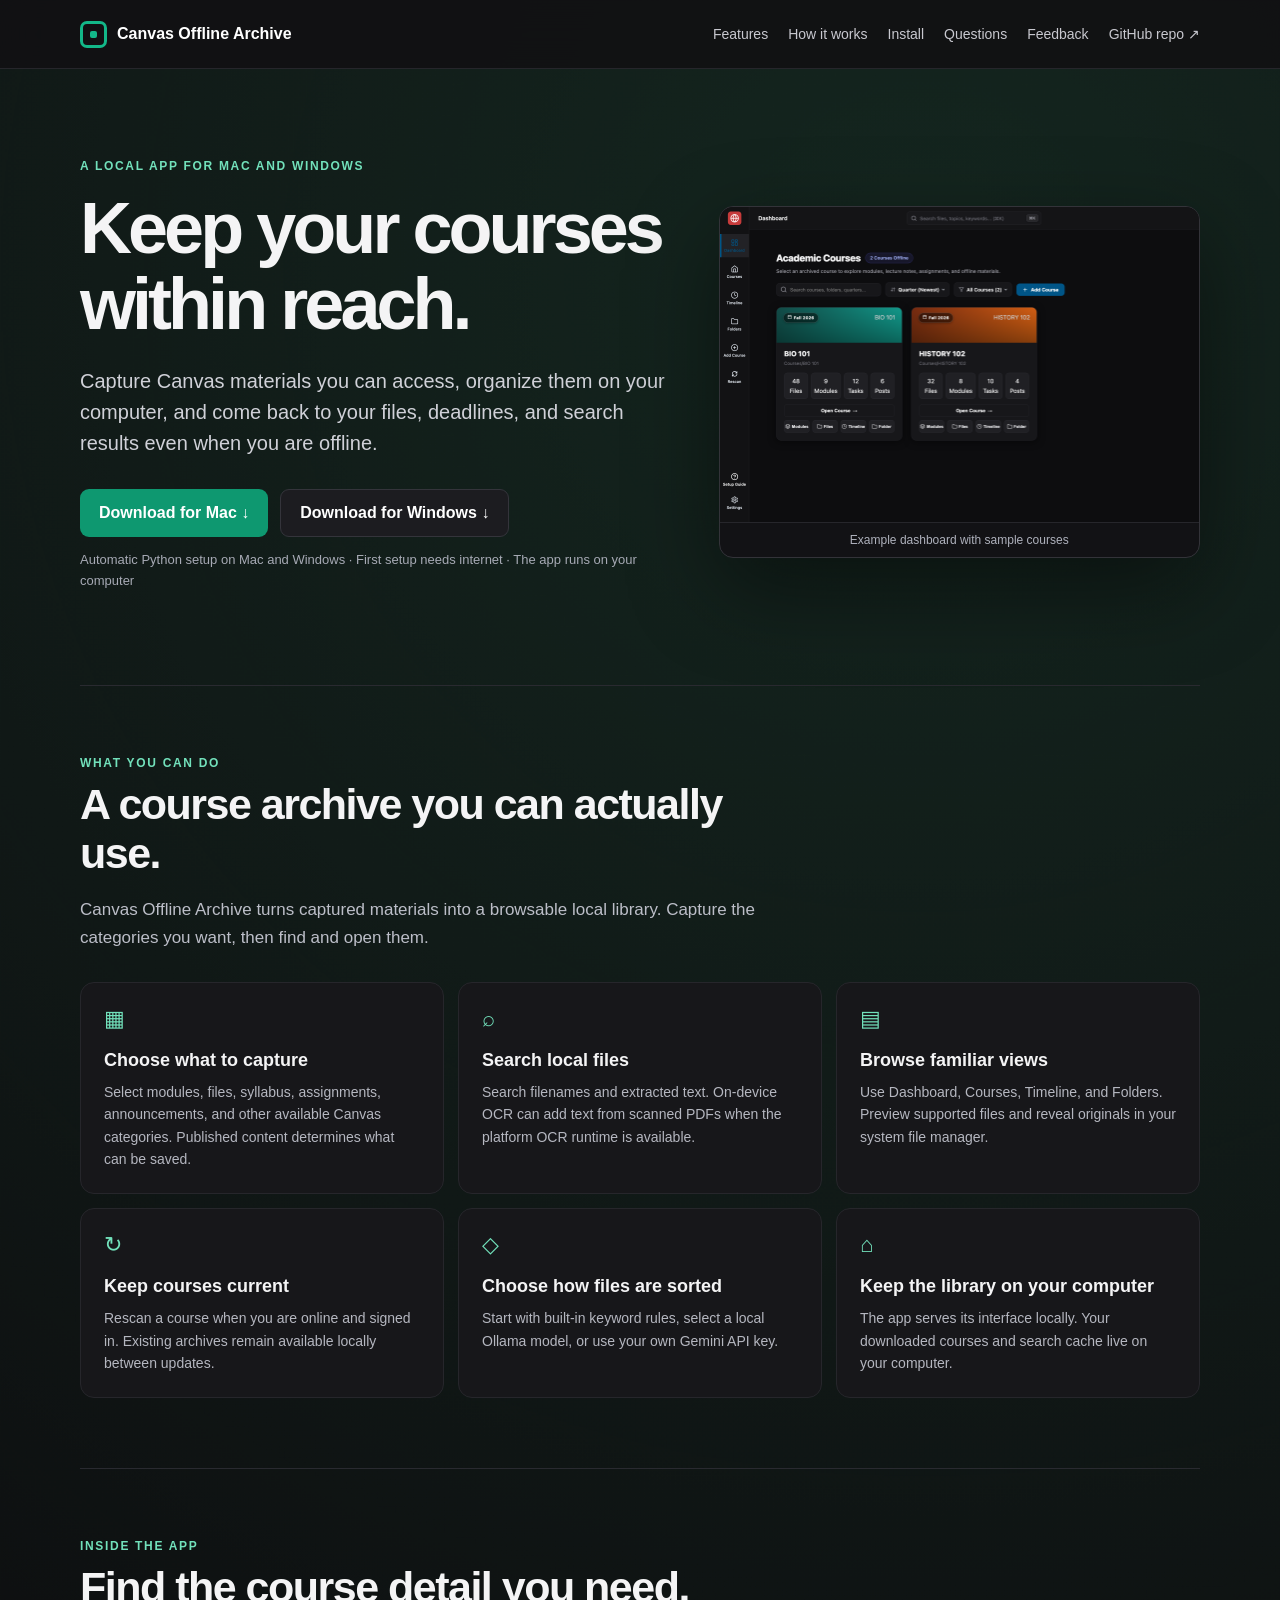
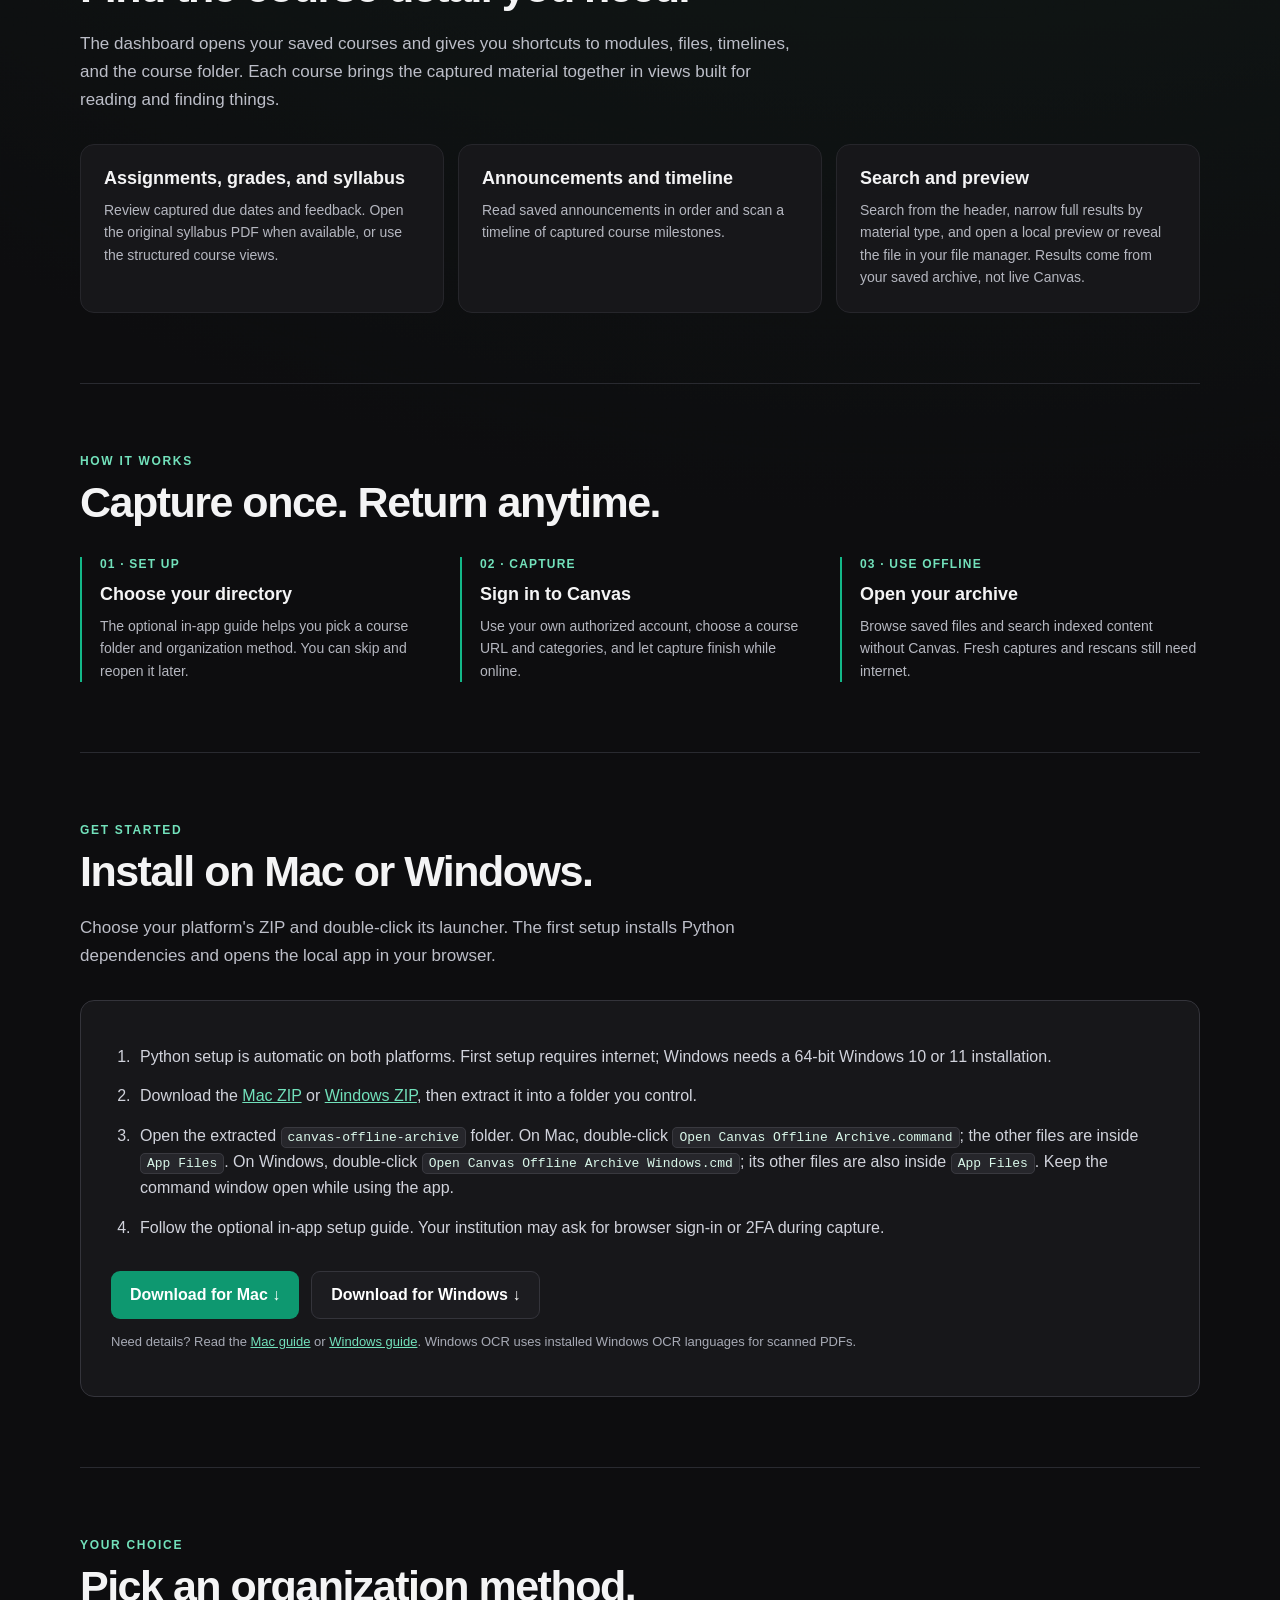
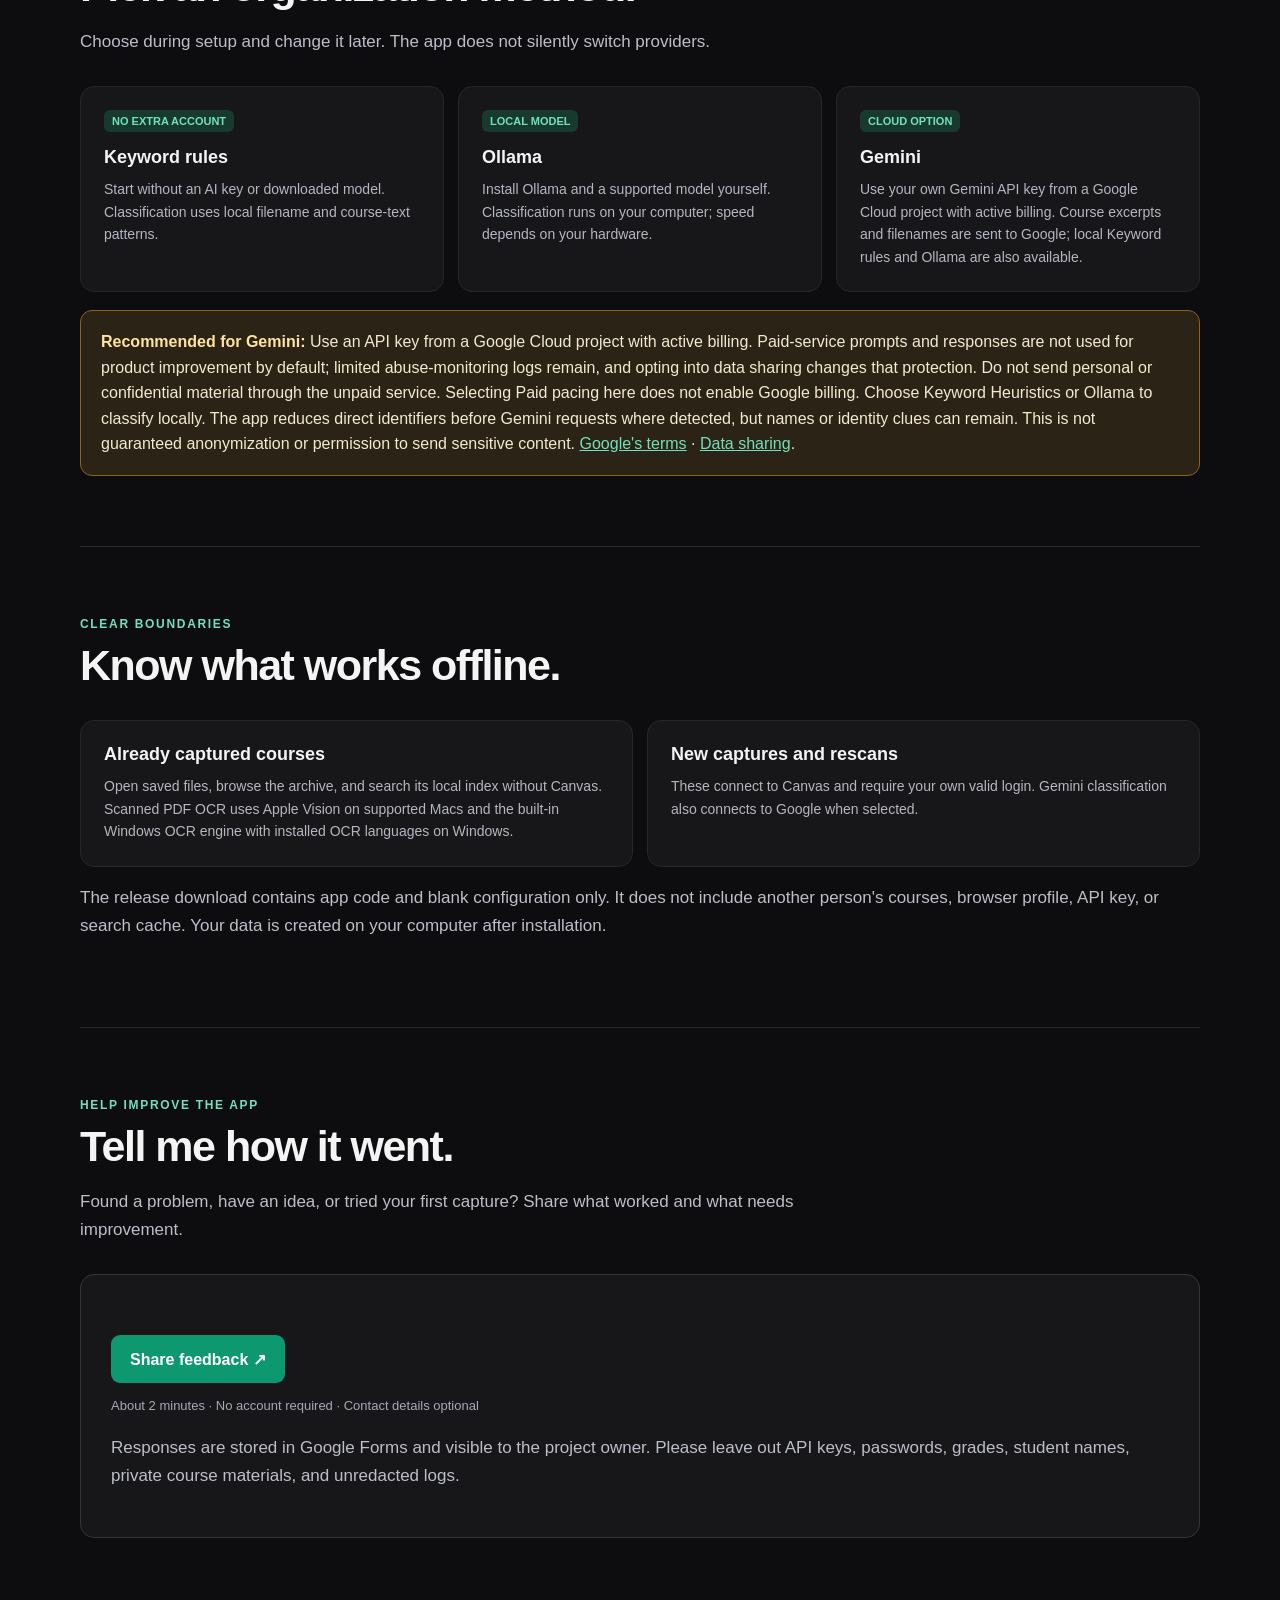
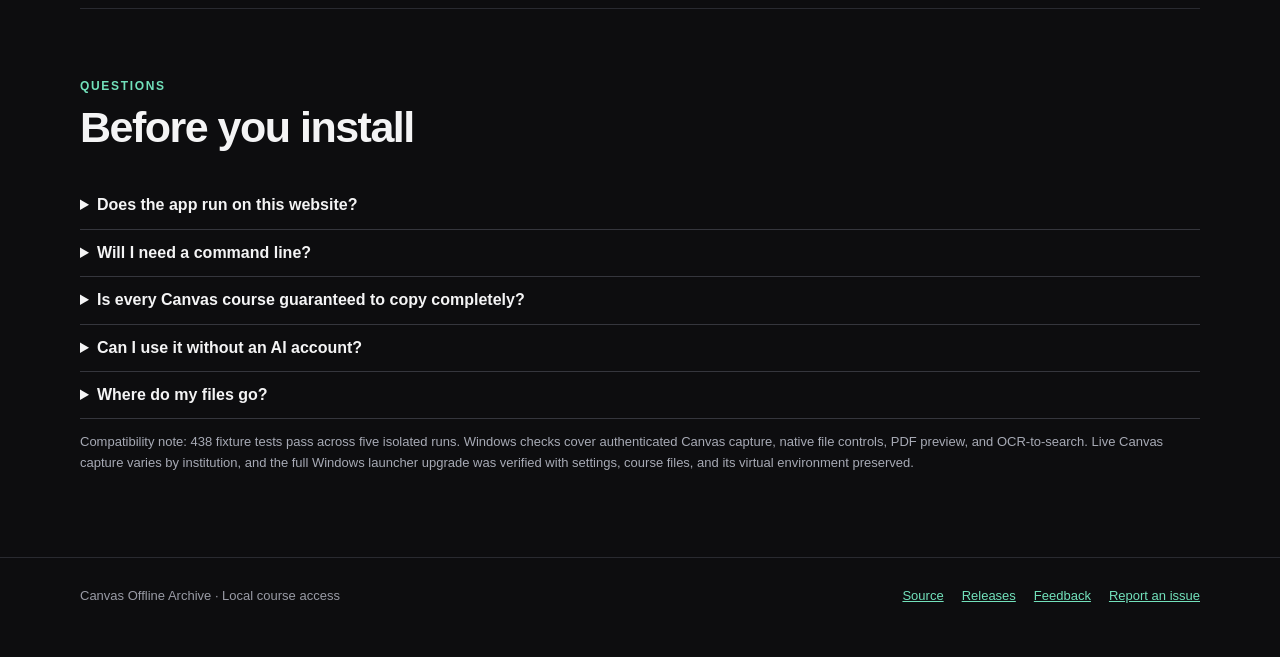
<file: docs/index.html>
<!doctype html>
<html lang="en">
<head>
  <meta charset="utf-8">
  <meta name="viewport" content="width=device-width, initial-scale=1">
  <meta name="description" content="Capture Canvas courses you can access, then browse and search your archive locally on Mac or Windows.">
  <meta name="theme-color" content="#0d0d0f">
  <title>Canvas Offline Archive — Keep your courses within reach</title>
  <style>
    :root { color-scheme: dark; font-family: -apple-system, BlinkMacSystemFont, "Segoe UI", sans-serif; background: #0d0d0f; color: #f4f4f5; --accent: #13b889; --accent-light: #72e1bb; --card: #17171a; --border: #26262b; }
    * { box-sizing: border-box; }
    html { scroll-behavior: smooth; }
    body { margin: 0; background: radial-gradient(circle at 72% 5%, #14261f, transparent 35%), #0d0d0f; }
    a { color: var(--accent-light); }
    a:focus-visible, summary:focus-visible { outline: 3px solid var(--accent-light); outline-offset: 4px; }
    .wrap { width: min(1120px, calc(100% - 40px)); margin: auto; }
    .topbar { position: sticky; top: 0; z-index: 10; border-bottom: 1px solid var(--border); background: rgba(18,18,20,.94); backdrop-filter: blur(18px); }
    .topbar-inner { min-height: 68px; display: flex; align-items: center; justify-content: space-between; gap: 20px; }
    .brand { display: inline-flex; align-items: center; gap: 10px; color: #fff; text-decoration: none; font-weight: 750; }
    .brand-mark { width: 27px; height: 27px; border: 3px solid var(--accent); border-radius: 7px; display: inline-grid; place-items: center; }
    .brand-mark::after { content: ""; width: 7px; height: 7px; background: var(--accent); border-radius: 2px; }
    nav { display: flex; flex-wrap: wrap; gap: 20px; }
    nav a { color: #c8c8cf; text-decoration: none; font-size: 14px; }
    nav a:hover { color: #fff; }
    .hero { display: grid; grid-template-columns: 1.1fr .9fr; align-items: center; gap: 50px; padding: 90px 0 80px; }
    .eyebrow { color: var(--accent-light); text-transform: uppercase; letter-spacing: .14em; font-size: 12px; font-weight: 800; }
    h1 { font-size: clamp(42px, 6vw, 72px); line-height: 1.05; letter-spacing: -.055em; margin: 18px 0 24px; }
    h2 { font-size: clamp(30px, 4vw, 43px); letter-spacing: -.035em; line-height: 1.15; margin: 10px 0 14px; }
    h3 { margin: 0 0 10px; font-size: 18px; }
    .lead { color: #d0d1d8; font-size: 20px; line-height: 1.55; max-width: 620px; }
    .small { color: #a7aab5; font-size: 13px; line-height: 1.6; }
    .buttons { display: flex; gap: 12px; flex-wrap: wrap; margin: 30px 0 0; }
    .button { display: inline-flex; justify-content: center; align-items: center; min-height: 48px; padding: 0 19px; border-radius: 9px; font-weight: 750; text-decoration: none; color: #fff; background: #0e9870; }
    .button:hover { background: #12b486; }
    .button.secondary { background: #1c1c20; border: 1px solid #34343b; }
    .button.secondary:hover { background: #29292f; }
    .preview { margin: 0; min-width: 0; border: 1px solid #333339; border-radius: 14px; background: #121215; box-shadow: 0 30px 90px rgba(0,0,0,.45); overflow: hidden; }
    .preview img { display: block; width: 100%; height: auto; }
    .preview figcaption { padding: 10px 14px; color: #aeb1bc; font-size: 12px; text-align: center; border-top: 1px solid var(--border); }
    section { padding: 70px 0; border-top: 1px solid #292a30; }
    .section-head { max-width: 720px; margin-bottom: 30px; }
    .section-head p, .body-copy { color: #bcbec8; font-size: 17px; line-height: 1.65; }
    .grid { display: grid; grid-template-columns: repeat(3, 1fr); gap: 14px; }
    .feature, .choice, .boundary article { border: 1px solid var(--border); border-radius: 14px; background: var(--card); padding: 23px; }
    .privacy-warning { margin-top: 18px; padding: 18px 20px; border: 1px solid #8a631d; border-radius: 12px; background: #2b2316; color: #f4e9d1; line-height: 1.6; }
    .privacy-warning strong { color: #ffe3a3; }
    .feature .symbol { color: var(--accent-light); font-size: 22px; margin-bottom: 18px; }
    .feature p, .choice p, .step p, .boundary p { margin: 0; color: #b5b7c0; line-height: 1.6; font-size: 14px; }
    .steps { display: grid; grid-template-columns: repeat(3, 1fr); gap: 20px; }
    .step { border-left: 2px solid var(--accent); padding-left: 18px; }
    .step-number { color: var(--accent-light); font-size: 12px; font-weight: 800; letter-spacing: .1em; margin-bottom: 13px; }
    .install-box { background: var(--card); border: 1px solid #34343b; border-radius: 14px; padding: 30px; }
    .install-box ol { margin: 0 0 20px; padding-left: 24px; }
    .install-box li { color: #d1d3dc; line-height: 1.65; margin: 13px 0; padding-left: 5px; }
    code { background: #26262b; border: 1px solid #39393f; padding: 2px 6px; border-radius: 5px; color: #d9f7e9; }
    .tag { display: inline-block; color: var(--accent-light); background: #18392e; border-radius: 6px; padding: 5px 8px; font-size: 11px; font-weight: 700; margin-bottom: 15px; }
    .boundary { display: grid; grid-template-columns: repeat(2, 1fr); gap: 14px; }
    .boundary p { margin-top: 8px; }
    #questions details { border-bottom: 1px solid #35363d; padding: 0; margin: 0; }
    #questions summary { cursor: pointer; font-weight: 700; font-size: 16px; line-height: 1.4; padding: 12px 0; }
    #questions details p { color: #b8bac4; font-size: 15px; line-height: 1.55; max-width: 780px; margin: 0 0 14px 20px; }
    #questions details[open] summary { padding-bottom: 8px; }
    footer { border-top: 1px solid #292a30; padding: 30px 0 54px; color: #999ba5; font-size: 13px; }
    footer .wrap { display: flex; justify-content: space-between; gap: 20px; flex-wrap: wrap; }
    footer a { margin-left: 18px; }
    @media (max-width: 850px) { .hero { grid-template-columns: 1fr; gap: 25px; padding: 65px 0; } .preview { transform: none; max-width: 580px; } .grid, .steps { grid-template-columns: repeat(2, 1fr); } }
    @media (max-width: 590px) { .topbar-inner { padding: 13px 0; align-items: flex-start; flex-direction: column; gap: 12px; } nav { gap: 15px; } .grid, .steps, .boundary { grid-template-columns: 1fr; } section { padding: 55px 0; } .install-box { padding: 20px; } .buttons .button { width: 100%; } }
    @media (prefers-reduced-motion: reduce) { html { scroll-behavior: auto; } }
  </style>
</head>
<body>
  <header class="topbar"><div class="wrap topbar-inner"><a class="brand" href="#top"><span class="brand-mark" aria-hidden="true"></span> Canvas Offline Archive</a><nav aria-label="Main navigation"><a href="#features">Features</a><a href="#how-it-works">How it works</a><a href="#install">Install</a><a href="#questions">Questions</a><a href="#feedback">Feedback</a><a href="https://github.com/zayd-haque/canvas-offline-archive">GitHub repo ↗</a></nav></div></header>
  <main id="top" class="wrap">
    <div class="hero">
      <div><div class="eyebrow">A local app for Mac and Windows</div><h1>Keep your courses within reach.</h1><p class="lead">Capture Canvas materials you can access, organize them on your computer, and come back to your files, deadlines, and search results even when you are offline.</p><div class="buttons"><a class="button" href="https://github.com/zayd-haque/canvas-offline-archive/releases/latest/download/canvas-offline-archive-macos.zip">Download for Mac ↓</a><a class="button secondary" href="https://github.com/zayd-haque/canvas-offline-archive/releases/latest/download/canvas-offline-archive-windows.zip">Download for Windows ↓</a></div><p class="small">Automatic Python setup on Mac and Windows · First setup needs internet · The app runs on your computer</p></div>
      <figure class="preview"><img src="assets/dashboard-preview.png" width="1920" height="1260" alt="Example dashboard with sample courses" fetchpriority="high"><figcaption>Example dashboard with sample courses</figcaption></figure>
    </div>
    <section id="features"><div class="section-head"><div class="eyebrow">What you can do</div><h2>A course archive you can actually use.</h2><p>Canvas Offline Archive turns captured materials into a browsable local library. Capture the categories you want, then find and open them.</p></div><div class="grid">
      <article class="feature"><div class="symbol" aria-hidden="true">▦</div><h3>Choose what to capture</h3><p>Select modules, files, syllabus, assignments, announcements, and other available Canvas categories. Published content determines what can be saved.</p></article>
      <article class="feature"><div class="symbol" aria-hidden="true">⌕</div><h3>Search local files</h3><p>Search filenames and extracted text. On-device OCR can add text from scanned PDFs when the platform OCR runtime is available.</p></article>
      <article class="feature"><div class="symbol" aria-hidden="true">▤</div><h3>Browse familiar views</h3><p>Use Dashboard, Courses, Timeline, and Folders. Preview supported files and reveal originals in your system file manager.</p></article>
      <article class="feature"><div class="symbol" aria-hidden="true">↻</div><h3>Keep courses current</h3><p>Rescan a course when you are online and signed in. Existing archives remain available locally between updates.</p></article>
      <article class="feature"><div class="symbol" aria-hidden="true">◇</div><h3>Choose how files are sorted</h3><p>Start with built-in keyword rules, select a local Ollama model, or use your own Gemini API key.</p></article>
      <article class="feature"><div class="symbol" aria-hidden="true">⌂</div><h3>Keep the library on your computer</h3><p>The app serves its interface locally. Your downloaded courses and search cache live on your computer.</p></article>
    </div></section>
    <section id="inside"><div class="section-head"><div class="eyebrow">Inside the app</div><h2>Find the course detail you need.</h2><p>The dashboard opens your saved courses and gives you shortcuts to modules, files, timelines, and the course folder. Each course brings the captured material together in views built for reading and finding things.</p></div><div class="grid"><article class="feature"><h3>Assignments, grades, and syllabus</h3><p>Review captured due dates and feedback. Open the original syllabus PDF when available, or use the structured course views.</p></article><article class="feature"><h3>Announcements and timeline</h3><p>Read saved announcements in order and scan a timeline of captured course milestones.</p></article><article class="feature"><h3>Search and preview</h3><p>Search from the header, narrow full results by material type, and open a local preview or reveal the file in your file manager. Results come from your saved archive, not live Canvas.</p></article></div></section>
    <section id="how-it-works"><div class="section-head"><div class="eyebrow">How it works</div><h2>Capture once. Return anytime.</h2></div><div class="steps"><div class="step"><div class="step-number">01 · SET UP</div><h3>Choose your directory</h3><p>The optional in-app guide helps you pick a course folder and organization method. You can skip and reopen it later.</p></div><div class="step"><div class="step-number">02 · CAPTURE</div><h3>Sign in to Canvas</h3><p>Use your own authorized account, choose a course URL and categories, and let capture finish while online.</p></div><div class="step"><div class="step-number">03 · USE OFFLINE</div><h3>Open your archive</h3><p>Browse saved files and search indexed content without Canvas. Fresh captures and rescans still need internet.</p></div></div></section>
    <section id="install"><div class="section-head"><div class="eyebrow">Get started</div><h2>Install on Mac or Windows.</h2><p>Choose your platform's ZIP and double-click its launcher. The first setup installs Python dependencies and opens the local app in your browser.</p></div><div class="install-box"><ol><li>Python setup is automatic on both platforms. First setup requires internet; Windows needs a 64-bit Windows 10 or 11 installation.</li><li>Download the <a href="https://github.com/zayd-haque/canvas-offline-archive/releases/latest/download/canvas-offline-archive-macos.zip">Mac ZIP</a> or <a href="https://github.com/zayd-haque/canvas-offline-archive/releases/latest/download/canvas-offline-archive-windows.zip">Windows ZIP</a>, then extract it into a folder you control.</li><li>Open the extracted <code>canvas-offline-archive</code> folder. On Mac, double-click <code>Open Canvas Offline Archive.command</code>; the other files are inside <code>App Files</code>. On Windows, double-click <code>Open Canvas Offline Archive Windows.cmd</code>; its other files are also inside <code>App Files</code>. Keep the command window open while using the app.</li><li>Follow the optional in-app setup guide. Your institution may ask for browser sign-in or 2FA during capture.</li></ol><div class="buttons"><a class="button" href="https://github.com/zayd-haque/canvas-offline-archive/releases/latest/download/canvas-offline-archive-macos.zip">Download for Mac ↓</a><a class="button secondary" href="https://github.com/zayd-haque/canvas-offline-archive/releases/latest/download/canvas-offline-archive-windows.zip">Download for Windows ↓</a></div><p class="small">Need details? Read the <a href="https://github.com/zayd-haque/canvas-offline-archive/blob/main/INSTALL.md">Mac guide</a> or <a href="https://github.com/zayd-haque/canvas-offline-archive/blob/main/WINDOWS_INSTALL.md">Windows guide</a>. Windows OCR uses installed Windows OCR languages for scanned PDFs.</p></div></section>
    <section id="organization"><div class="section-head"><div class="eyebrow">Your choice</div><h2>Pick an organization method.</h2><p>Choose during setup and change it later. The app does not silently switch providers.</p></div><div class="grid"><article class="choice"><span class="tag">NO EXTRA ACCOUNT</span><h3>Keyword rules</h3><p>Start without an AI key or downloaded model. Classification uses local filename and course-text patterns.</p></article><article class="choice"><span class="tag">LOCAL MODEL</span><h3>Ollama</h3><p>Install Ollama and a supported model yourself. Classification runs on your computer; speed depends on your hardware.</p></article><article class="choice"><span class="tag">CLOUD OPTION</span><h3>Gemini</h3><p>Use your own Gemini API key from a Google Cloud project with active billing. Course excerpts and filenames are sent to Google; local Keyword rules and Ollama are also available.</p></article></div><div class="privacy-warning" role="note"><strong>Recommended for Gemini:</strong> Use an API key from a Google Cloud project with active billing. Paid-service prompts and responses are not used for product improvement by default; limited abuse-monitoring logs remain, and opting into data sharing changes that protection. Do not send personal or confidential material through the unpaid service. Selecting Paid pacing here does not enable Google billing. Choose Keyword Heuristics or Ollama to classify locally. The app reduces direct identifiers before Gemini requests where detected, but names or identity clues can remain. This is not guaranteed anonymization or permission to send sensitive content. <a href="https://ai.google.dev/gemini-api/terms" target="_blank" rel="noopener noreferrer">Google's terms</a> · <a href="https://ai.google.dev/gemini-api/docs/logs-policy" target="_blank" rel="noopener noreferrer">Data sharing</a>.</div></section>
    <section id="privacy"><div class="section-head"><div class="eyebrow">Clear boundaries</div><h2>Know what works offline.</h2></div><div class="boundary"><article><h3>Already captured courses</h3><p>Open saved files, browse the archive, and search its local index without Canvas. Scanned PDF OCR uses Apple Vision on supported Macs and the built-in Windows OCR engine with installed OCR languages on Windows.</p></article><article><h3>New captures and rescans</h3><p>These connect to Canvas and require your own valid login. Gemini classification also connects to Google when selected.</p></article></div><p class="body-copy">The release download contains app code and blank configuration only. It does not include another person's courses, browser profile, API key, or search cache. Your data is created on your computer after installation.</p></section>
    <section id="feedback"><div class="section-head"><div class="eyebrow">Help improve the app</div><h2>Tell me how it went.</h2><p>Found a problem, have an idea, or tried your first capture? Share what worked and what needs improvement.</p></div><div class="install-box"><div class="buttons"><a class="button" href="https://forms.gle/VAo7LTDTAcfoarT78" target="_blank" rel="noopener noreferrer">Share feedback ↗</a></div><p class="small">About 2 minutes · No account required · Contact details optional</p><p class="body-copy">Responses are stored in Google Forms and visible to the project owner. Please leave out API keys, passwords, grades, student names, private course materials, and unredacted logs.</p></div></section>
    <section id="questions"><div class="section-head"><div class="eyebrow">Questions</div><h2>Before you install</h2></div><details><summary>Does the app run on this website?</summary><p>No. This page explains and distributes the app. After installation, its Python server runs on your computer at <code>127.0.0.1:8000</code> and opens in your browser.</p></details><details><summary>Will I need a command line?</summary><p>Double-click the included Mac or Windows launcher; you do not need to type a command. Its terminal window shows installation and server progress.</p></details><details><summary>Is every Canvas course guaranteed to copy completely?</summary><p>No. Availability depends on your institution's authentication, permissions, published material, and file types. The fixture suite passes, but check live capture with your own course.</p></details><details><summary>Can I use it without an AI account?</summary><p>Yes. Choose Keyword Heuristics. Ollama is another local option if you install a supported model.</p></details><details><summary>Where do my files go?</summary><p>You choose a destination in the app. Browser authentication stays in a private profile on your computer; search indexes and previews are local caches. Review the <a href="https://github.com/zayd-haque/canvas-offline-archive/blob/main/INSTALL.md">Mac guide</a> or <a href="https://github.com/zayd-haque/canvas-offline-archive/blob/main/WINDOWS_INSTALL.md">Windows guide</a> before sharing an archive.</p></details><p class="small">Compatibility note: 438 fixture tests pass across five isolated runs. Windows checks cover authenticated Canvas capture, native file controls, PDF preview, and OCR-to-search. Live Canvas capture varies by institution, and the full Windows launcher upgrade was verified with settings, course files, and its virtual environment preserved.</p></section>
  </main>
  <footer><div class="wrap"><span>Canvas Offline Archive · Local course access</span><div><a href="https://github.com/zayd-haque/canvas-offline-archive">Source</a><a href="https://github.com/zayd-haque/canvas-offline-archive/releases/latest">Releases</a><a href="https://forms.gle/VAo7LTDTAcfoarT78" target="_blank" rel="noopener noreferrer">Feedback</a><a href="https://github.com/zayd-haque/canvas-offline-archive/issues">Report an issue</a></div></div></footer>
</body>
</html>
</file>
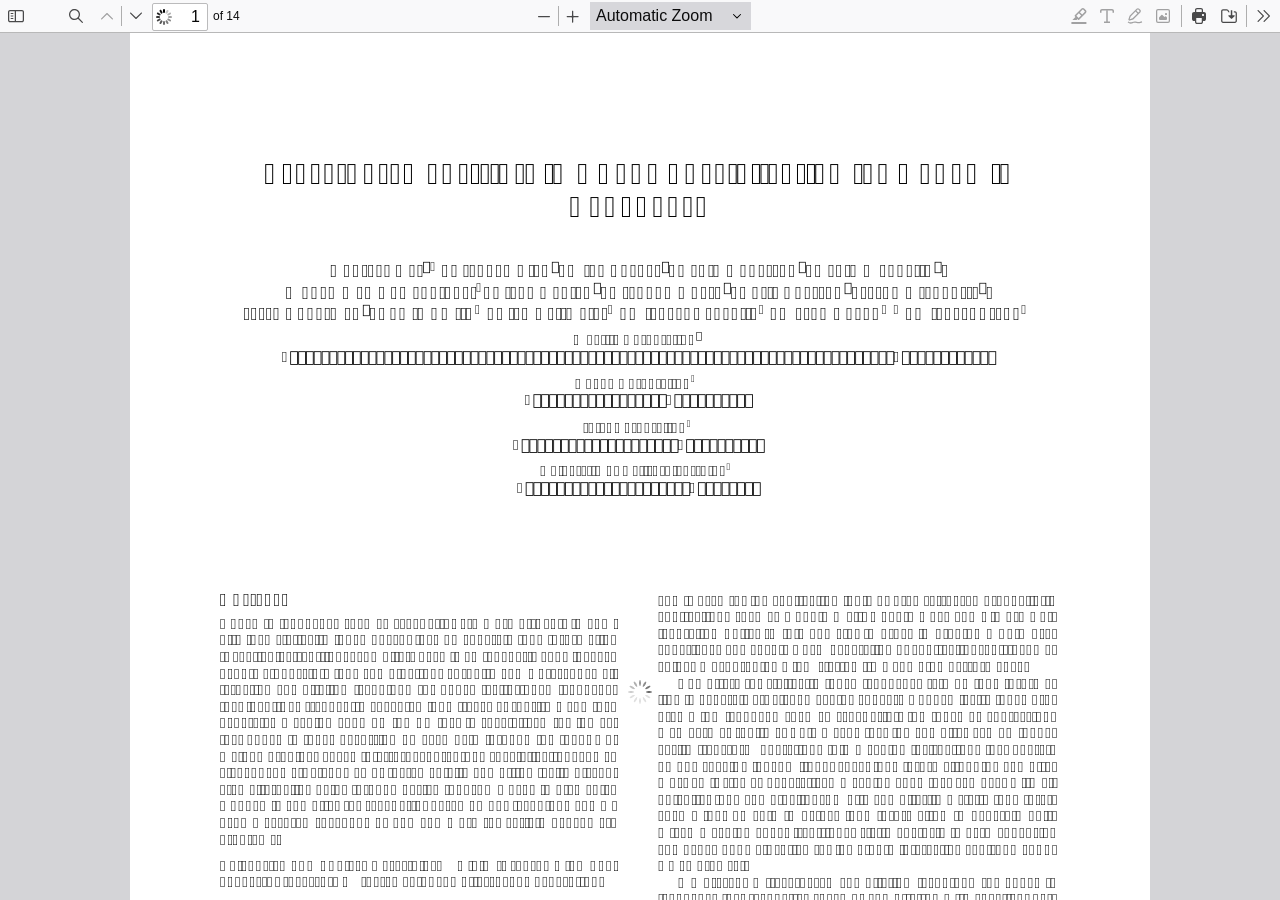
<file: canvas_app/static/pdfjs/web/viewer.html>
﻿<!DOCTYPE html>
<!--
Copyright 2012 Mozilla Foundation

Licensed under the Apache License, Version 2.0 (the "License");
you may not use this file except in compliance with the License.
You may obtain a copy of the License at

    http://www.apache.org/licenses/LICENSE-2.0

Unless required by applicable law or agreed to in writing, software
distributed under the License is distributed on an "AS IS" BASIS,
WITHOUT WARRANTIES OR CONDITIONS OF ANY KIND, either express or implied.
See the License for the specific language governing permissions and
limitations under the License.

Adobe CMap resources are covered by their own copyright but the same license:

    Copyright 1990-2015 Adobe Systems Incorporated.

See https://github.com/adobe-type-tools/cmap-resources
-->
<html dir="ltr" mozdisallowselectionprint>
  <head>
    <meta charset="utf-8">
    <meta name="viewport" content="width=device-width, initial-scale=1, maximum-scale=1">
    <meta name="google" content="notranslate">
    <title>PDF.js viewer</title>

<!-- This snippet is used in production (included from viewer.html) -->
<link rel="resource" type="application/l10n" href="locale/locale.json">
<script src="../build/pdf.mjs" type="module"></script>

    <link rel="stylesheet" href="viewer.css">

  <script src="viewer.mjs" type="module"></script>
  </head>

  <body tabindex="1">
    <div id="outerContainer">

      <div id="sidebarContainer">
        <div id="toolbarSidebar">
          <div id="toolbarSidebarLeft">
            <div id="sidebarViewButtons" class="splitToolbarButton toggled" role="radiogroup">
              <button id="viewThumbnail" class="toolbarButton toggled" type="button" title="Show Thumbnails" tabindex="2" data-l10n-id="pdfjs-thumbs-button" role="radio" aria-checked="true" aria-controls="thumbnailView">
                 <span data-l10n-id="pdfjs-thumbs-button-label">Thumbnails</span>
              </button>
              <button id="viewOutline" class="toolbarButton" type="button" title="Show Document Outline (double-click to expand/collapse all items)" tabindex="3" data-l10n-id="pdfjs-document-outline-button" role="radio" aria-checked="false" aria-controls="outlineView">
                 <span data-l10n-id="pdfjs-document-outline-button-label">Document Outline</span>
              </button>
              <button id="viewAttachments" class="toolbarButton" type="button" title="Show Attachments" tabindex="4" data-l10n-id="pdfjs-attachments-button" role="radio" aria-checked="false" aria-controls="attachmentsView">
                 <span data-l10n-id="pdfjs-attachments-button-label">Attachments</span>
              </button>
              <button id="viewLayers" class="toolbarButton" type="button" title="Show Layers (double-click to reset all layers to the default state)" tabindex="5" data-l10n-id="pdfjs-layers-button" role="radio" aria-checked="false" aria-controls="layersView">
                 <span data-l10n-id="pdfjs-layers-button-label">Layers</span>
              </button>
            </div>
          </div>

          <div id="toolbarSidebarRight">
            <div id="outlineOptionsContainer">
              <div class="verticalToolbarSeparator"></div>

              <button id="currentOutlineItem" class="toolbarButton" type="button" disabled="disabled" title="Find Current Outline Item" tabindex="6" data-l10n-id="pdfjs-current-outline-item-button">
                <span data-l10n-id="pdfjs-current-outline-item-button-label">Current Outline Item</span>
              </button>
            </div>
          </div>
        </div>
        <div id="sidebarContent">
          <div id="thumbnailView">
          </div>
          <div id="outlineView" class="hidden">
          </div>
          <div id="attachmentsView" class="hidden">
          </div>
          <div id="layersView" class="hidden">
          </div>
        </div>
        <div id="sidebarResizer"></div>
      </div>  <!-- sidebarContainer -->

      <div id="mainContainer">
        <div class="findbar hidden doorHanger" id="findbar">
          <div id="findbarInputContainer">
            <span class="loadingInput end">
              <input id="findInput" class="toolbarField" title="Find" placeholder="Find in document…" tabindex="91" data-l10n-id="pdfjs-find-input" aria-invalid="false">
            </span>
            <div class="splitToolbarButton">
              <button id="findPrevious" class="toolbarButton" type="button" title="Find the previous occurrence of the phrase" tabindex="92" data-l10n-id="pdfjs-find-previous-button">
                <span data-l10n-id="pdfjs-find-previous-button-label">Previous</span>
              </button>
              <div class="splitToolbarButtonSeparator"></div>
              <button id="findNext" class="toolbarButton" type="button" title="Find the next occurrence of the phrase" tabindex="93" data-l10n-id="pdfjs-find-next-button">
                <span data-l10n-id="pdfjs-find-next-button-label">Next</span>
              </button>
            </div>
          </div>

          <div id="findbarOptionsOneContainer">
            <input type="checkbox" id="findHighlightAll" class="toolbarField" tabindex="94">
            <label for="findHighlightAll" class="toolbarLabel" data-l10n-id="pdfjs-find-highlight-checkbox">Highlight All</label>
            <input type="checkbox" id="findMatchCase" class="toolbarField" tabindex="95">
            <label for="findMatchCase" class="toolbarLabel" data-l10n-id="pdfjs-find-match-case-checkbox-label">Match Case</label>
          </div>
          <div id="findbarOptionsTwoContainer">
            <input type="checkbox" id="findMatchDiacritics" class="toolbarField" tabindex="96">
            <label for="findMatchDiacritics" class="toolbarLabel" data-l10n-id="pdfjs-find-match-diacritics-checkbox-label">Match Diacritics</label>
            <input type="checkbox" id="findEntireWord" class="toolbarField" tabindex="97">
            <label for="findEntireWord" class="toolbarLabel" data-l10n-id="pdfjs-find-entire-word-checkbox-label">Whole Words</label>
          </div>

          <div id="findbarMessageContainer" aria-live="polite">
            <span id="findResultsCount" class="toolbarLabel"></span>
            <span id="findMsg" class="toolbarLabel"></span>
          </div>
        </div>  <!-- findbar -->

        <div class="editorParamsToolbar hidden doorHangerRight" id="editorHighlightParamsToolbar">
          <div id="highlightParamsToolbarContainer" class="editorParamsToolbarContainer">
            <div id="editorHighlightColorPicker" class="colorPicker">
              <span id="highlightColorPickerLabel" class="editorParamsLabel" data-l10n-id="pdfjs-editor-highlight-colorpicker-label">Highlight color</span>
            </div>
            <div id="editorHighlightThickness">
              <label for="editorFreeHighlightThickness" class="editorParamsLabel" data-l10n-id="pdfjs-editor-free-highlight-thickness-input">Thickness</label>
              <div class="thicknessPicker">
                <input type="range" id="editorFreeHighlightThickness" class="editorParamsSlider" data-l10n-id="pdfjs-editor-free-highlight-thickness-title" value="12" min="8" max="24" step="1" tabindex="101">
              </div>
            </div>
            <div id="editorHighlightVisibility">
              <div class="divider"></div>
              <div class="toggler">
                <label for="editorHighlightShowAll" class="editorParamsLabel" data-l10n-id="pdfjs-editor-highlight-show-all-button-label">Show all</label>
                <button id="editorHighlightShowAll" class="toggle-button" type="button" data-l10n-id="pdfjs-editor-highlight-show-all-button" aria-pressed="true" tabindex="102"></button>
              </div>
            </div>
          </div>
        </div>

        <div class="editorParamsToolbar hidden doorHangerRight" id="editorFreeTextParamsToolbar">
          <div class="editorParamsToolbarContainer">
            <div class="editorParamsSetter">
              <label for="editorFreeTextColor" class="editorParamsLabel" data-l10n-id="pdfjs-editor-free-text-color-input">Color</label>
              <input type="color" id="editorFreeTextColor" class="editorParamsColor" tabindex="103">
            </div>
            <div class="editorParamsSetter">
              <label for="editorFreeTextFontSize" class="editorParamsLabel" data-l10n-id="pdfjs-editor-free-text-size-input">Size</label>
              <input type="range" id="editorFreeTextFontSize" class="editorParamsSlider" value="10" min="5" max="100" step="1" tabindex="104">
            </div>
          </div>
        </div>

        <div class="editorParamsToolbar hidden doorHangerRight" id="editorInkParamsToolbar">
          <div class="editorParamsToolbarContainer">
            <div class="editorParamsSetter">
              <label for="editorInkColor" class="editorParamsLabel" data-l10n-id="pdfjs-editor-ink-color-input">Color</label>
              <input type="color" id="editorInkColor" class="editorParamsColor" tabindex="105">
            </div>
            <div class="editorParamsSetter">
              <label for="editorInkThickness" class="editorParamsLabel" data-l10n-id="pdfjs-editor-ink-thickness-input">Thickness</label>
              <input type="range" id="editorInkThickness" class="editorParamsSlider" value="1" min="1" max="20" step="1" tabindex="106">
            </div>
            <div class="editorParamsSetter">
              <label for="editorInkOpacity" class="editorParamsLabel" data-l10n-id="pdfjs-editor-ink-opacity-input">Opacity</label>
              <input type="range" id="editorInkOpacity" class="editorParamsSlider" value="100" min="1" max="100" step="1" tabindex="107">
            </div>
          </div>
        </div>

        <div class="editorParamsToolbar hidden doorHangerRight" id="editorStampParamsToolbar">
          <div class="editorParamsToolbarContainer">
            <button id="editorStampAddImage" class="toolbarButton labeled" type="button" title="Add image" tabindex="108" data-l10n-id="pdfjs-editor-stamp-add-image-button">
              <span class="editorParamsLabel" data-l10n-id="pdfjs-editor-stamp-add-image-button-label">Add image</span>
            </button>
          </div>
        </div>

        <div id="secondaryToolbar" class="secondaryToolbar hidden doorHangerRight">
          <div id="secondaryToolbarButtonContainer">
            <button id="secondaryOpenFile" class="toolbarButton labeled" type="button" title="Open File" tabindex="51" data-l10n-id="pdfjs-open-file-button">
              <span data-l10n-id="pdfjs-open-file-button-label">Open</span>
            </button>

            <button id="secondaryPrint" class="toolbarButton labeled visibleMediumView" type="button" title="Print" tabindex="52" data-l10n-id="pdfjs-print-button">
              <span data-l10n-id="pdfjs-print-button-label">Print</span>
            </button>

            <button id="secondaryDownload" class="toolbarButton labeled visibleMediumView" type="button" title="Save" tabindex="53" data-l10n-id="pdfjs-save-button">
              <span data-l10n-id="pdfjs-save-button-label">Save</span>
            </button>

            <div class="horizontalToolbarSeparator"></div>

            <button id="presentationMode" class="toolbarButton labeled" type="button" title="Switch to Presentation Mode" tabindex="54" data-l10n-id="pdfjs-presentation-mode-button">
              <span data-l10n-id="pdfjs-presentation-mode-button-label">Presentation Mode</span>
            </button>

            <a href="#" id="viewBookmark" class="toolbarButton labeled" title="Current Page (View URL from Current Page)" tabindex="55" data-l10n-id="pdfjs-bookmark-button">
              <span data-l10n-id="pdfjs-bookmark-button-label">Current Page</span>
            </a>

            <div id="viewBookmarkSeparator" class="horizontalToolbarSeparator"></div>

            <button id="firstPage" class="toolbarButton labeled" type="button" title="Go to First Page" tabindex="56" data-l10n-id="pdfjs-first-page-button">
              <span data-l10n-id="pdfjs-first-page-button-label">Go to First Page</span>
            </button>
            <button id="lastPage" class="toolbarButton labeled" type="button" title="Go to Last Page" tabindex="57" data-l10n-id="pdfjs-last-page-button">
              <span data-l10n-id="pdfjs-last-page-button-label">Go to Last Page</span>
            </button>

            <div class="horizontalToolbarSeparator"></div>

            <button id="pageRotateCw" class="toolbarButton labeled" type="button" title="Rotate Clockwise" tabindex="58" data-l10n-id="pdfjs-page-rotate-cw-button">
              <span data-l10n-id="pdfjs-page-rotate-cw-button-label">Rotate Clockwise</span>
            </button>
            <button id="pageRotateCcw" class="toolbarButton labeled" type="button" title="Rotate Counterclockwise" tabindex="59" data-l10n-id="pdfjs-page-rotate-ccw-button">
              <span data-l10n-id="pdfjs-page-rotate-ccw-button-label">Rotate Counterclockwise</span>
            </button>

            <div class="horizontalToolbarSeparator"></div>

            <div id="cursorToolButtons" role="radiogroup">
              <button id="cursorSelectTool" class="toolbarButton labeled toggled" type="button" title="Enable Text Selection Tool" tabindex="60" data-l10n-id="pdfjs-cursor-text-select-tool-button" role="radio" aria-checked="true">
                <span data-l10n-id="pdfjs-cursor-text-select-tool-button-label">Text Selection Tool</span>
              </button>
              <button id="cursorHandTool" class="toolbarButton labeled" type="button" title="Enable Hand Tool" tabindex="61" data-l10n-id="pdfjs-cursor-hand-tool-button" role="radio" aria-checked="false">
                <span data-l10n-id="pdfjs-cursor-hand-tool-button-label">Hand Tool</span>
              </button>
            </div>

            <div class="horizontalToolbarSeparator"></div>

            <div id="scrollModeButtons" role="radiogroup">
              <button id="scrollPage" class="toolbarButton labeled" type="button" title="Use Page Scrolling" tabindex="62" data-l10n-id="pdfjs-scroll-page-button" role="radio" aria-checked="false">
                <span data-l10n-id="pdfjs-scroll-page-button-label">Page Scrolling</span>
              </button>
              <button id="scrollVertical" class="toolbarButton labeled toggled" type="button" title="Use Vertical Scrolling" tabindex="63" data-l10n-id="pdfjs-scroll-vertical-button" role="radio" aria-checked="true">
                <span data-l10n-id="pdfjs-scroll-vertical-button-label" >Vertical Scrolling</span>
              </button>
              <button id="scrollHorizontal" class="toolbarButton labeled" type="button" title="Use Horizontal Scrolling" tabindex="64" data-l10n-id="pdfjs-scroll-horizontal-button" role="radio" aria-checked="false">
                <span data-l10n-id="pdfjs-scroll-horizontal-button-label">Horizontal Scrolling</span>
              </button>
              <button id="scrollWrapped" class="toolbarButton labeled" type="button" title="Use Wrapped Scrolling" tabindex="65" data-l10n-id="pdfjs-scroll-wrapped-button" role="radio" aria-checked="false">
                <span data-l10n-id="pdfjs-scroll-wrapped-button-label">Wrapped Scrolling</span>
              </button>
            </div>

            <div class="horizontalToolbarSeparator"></div>

            <div id="spreadModeButtons" role="radiogroup">
              <button id="spreadNone" class="toolbarButton labeled toggled" type="button" title="Do not join page spreads" tabindex="66" data-l10n-id="pdfjs-spread-none-button" role="radio" aria-checked="true">
                <span data-l10n-id="pdfjs-spread-none-button-label">No Spreads</span>
              </button>
              <button id="spreadOdd" class="toolbarButton labeled" type="button" title="Join page spreads starting with odd-numbered pages" tabindex="67" data-l10n-id="pdfjs-spread-odd-button" role="radio" aria-checked="false">
                <span data-l10n-id="pdfjs-spread-odd-button-label">Odd Spreads</span>
              </button>
              <button id="spreadEven" class="toolbarButton labeled" type="button" title="Join page spreads starting with even-numbered pages" tabindex="68" data-l10n-id="pdfjs-spread-even-button" role="radio" aria-checked="false">
                <span data-l10n-id="pdfjs-spread-even-button-label">Even Spreads</span>
              </button>
            </div>

            <div id="imageAltTextSettingsSeparator" class="horizontalToolbarSeparator hidden"></div>
            <button id="imageAltTextSettings" type="button" class="toolbarButton labeled hidden" title="Image alt text settings" tabindex="69" data-l10n-id="pdfjs-image-alt-text-settings-button" aria-controls="altTextSettingsDialog">
              <span data-l10n-id="pdfjs-image-alt-text-settings-button-label">Image alt text settings</span>
            </button>

            <div class="horizontalToolbarSeparator"></div>

            <button id="documentProperties" class="toolbarButton labeled" type="button" title="Document Properties…" tabindex="70" data-l10n-id="pdfjs-document-properties-button" aria-controls="documentPropertiesDialog">
              <span data-l10n-id="pdfjs-document-properties-button-label">Document Properties…</span>
            </button>
          </div>
        </div>  <!-- secondaryToolbar -->

        <div class="toolbar">
          <div id="toolbarContainer">
            <div id="toolbarViewer">
              <div id="toolbarViewerLeft">
                <button id="sidebarToggle" class="toolbarButton" type="button" title="Toggle Sidebar" tabindex="11" data-l10n-id="pdfjs-toggle-sidebar-button" aria-expanded="false" aria-controls="sidebarContainer">
                  <span data-l10n-id="pdfjs-toggle-sidebar-button-label">Toggle Sidebar</span>
                </button>
                <div class="toolbarButtonSpacer"></div>
                <button id="viewFind" class="toolbarButton" type="button" title="Find in Document" tabindex="12" data-l10n-id="pdfjs-findbar-button" aria-expanded="false" aria-controls="findbar">
                  <span data-l10n-id="pdfjs-findbar-button-label">Find</span>
                </button>
                <div class="splitToolbarButton hiddenSmallView">
                  <button class="toolbarButton" title="Previous Page" id="previous" type="button" tabindex="13" data-l10n-id="pdfjs-previous-button">
                    <span data-l10n-id="pdfjs-previous-button-label">Previous</span>
                  </button>
                  <div class="splitToolbarButtonSeparator"></div>
                  <button class="toolbarButton" title="Next Page" id="next" type="button" tabindex="14" data-l10n-id="pdfjs-next-button">
                    <span data-l10n-id="pdfjs-next-button-label">Next</span>
                  </button>
                </div>
                <span class="loadingInput start">
                  <input type="number" id="pageNumber" class="toolbarField" title="Page" value="1" min="1" tabindex="15" data-l10n-id="pdfjs-page-input" autocomplete="off">
                </span>
                <span id="numPages" class="toolbarLabel"></span>
              </div>
              <div id="toolbarViewerRight">
                <div id="editorModeButtons" class="splitToolbarButton toggled" role="radiogroup">
                  <button id="editorHighlight" class="toolbarButton" type="button" disabled="disabled" title="Highlight" role="radio" aria-checked="false" aria-controls="editorHighlightParamsToolbar" tabindex="31" data-l10n-id="pdfjs-editor-highlight-button">
                    <span data-l10n-id="pdfjs-editor-highlight-button-label">Highlight</span>
                  </button>
                  <button id="editorFreeText" class="toolbarButton" type="button" disabled="disabled" title="Text" role="radio" aria-checked="false" aria-controls="editorFreeTextParamsToolbar" tabindex="32" data-l10n-id="pdfjs-editor-free-text-button">
                    <span data-l10n-id="pdfjs-editor-free-text-button-label">Text</span>
                  </button>
                  <button id="editorInk" class="toolbarButton" type="button" disabled="disabled" title="Draw" role="radio" aria-checked="false" aria-controls="editorInkParamsToolbar" tabindex="33" data-l10n-id="pdfjs-editor-ink-button">
                    <span data-l10n-id="pdfjs-editor-ink-button-label">Draw</span>
                  </button>
                  <button id="editorStamp" class="toolbarButton" type="button" disabled="disabled" title="Add or edit images" role="radio" aria-checked="false" aria-controls="editorStampParamsToolbar" tabindex="34" data-l10n-id="pdfjs-editor-stamp-button">
                    <span data-l10n-id="pdfjs-editor-stamp-button-label">Add or edit images</span>
                  </button>
                </div>

                <div id="editorModeSeparator" class="verticalToolbarSeparator"></div>

                <button id="print" class="toolbarButton hiddenMediumView" type="button" title="Print" tabindex="41" data-l10n-id="pdfjs-print-button">
                  <span data-l10n-id="pdfjs-print-button-label">Print</span>
                </button>

                <button id="download" class="toolbarButton hiddenMediumView" type="button" title="Save" tabindex="42" data-l10n-id="pdfjs-save-button">
                  <span data-l10n-id="pdfjs-save-button-label">Save</span>
                </button>

                <div class="verticalToolbarSeparator hiddenMediumView"></div>

                <button id="secondaryToolbarToggle" class="toolbarButton" type="button" title="Tools" tabindex="43" data-l10n-id="pdfjs-tools-button" aria-expanded="false" aria-controls="secondaryToolbar">
                  <span data-l10n-id="pdfjs-tools-button-label">Tools</span>
                </button>
              </div>
              <div id="toolbarViewerMiddle">
                <div class="splitToolbarButton">
                  <button id="zoomOut" class="toolbarButton" type="button" title="Zoom Out" tabindex="21" data-l10n-id="pdfjs-zoom-out-button">
                    <span data-l10n-id="pdfjs-zoom-out-button-label">Zoom Out</span>
                  </button>
                  <div class="splitToolbarButtonSeparator"></div>
                  <button id="zoomIn" class="toolbarButton" type="button" title="Zoom In" tabindex="22" data-l10n-id="pdfjs-zoom-in-button">
                    <span data-l10n-id="pdfjs-zoom-in-button-label">Zoom In</span>
                   </button>
                </div>
                <span id="scaleSelectContainer" class="dropdownToolbarButton">
                  <select id="scaleSelect" title="Zoom" tabindex="23" data-l10n-id="pdfjs-zoom-select">
                    <option id="pageAutoOption" title="" value="auto" selected="selected" data-l10n-id="pdfjs-page-scale-auto">Automatic Zoom</option>
                    <option id="pageActualOption" title="" value="page-actual" data-l10n-id="pdfjs-page-scale-actual">Actual Size</option>
                    <option id="pageFitOption" title="" value="page-fit" data-l10n-id="pdfjs-page-scale-fit">Page Fit</option>
                    <option id="pageWidthOption" title="" value="page-width" data-l10n-id="pdfjs-page-scale-width">Page Width</option>
                    <option id="customScaleOption" title="" value="custom" disabled="disabled" hidden="true" data-l10n-id="pdfjs-page-scale-percent" data-l10n-args='{ "scale": 0 }'>0%</option>
                    <option title="" value="0.5" data-l10n-id="pdfjs-page-scale-percent" data-l10n-args='{ "scale": 50 }'>50%</option>
                    <option title="" value="0.75" data-l10n-id="pdfjs-page-scale-percent" data-l10n-args='{ "scale": 75 }'>75%</option>
                    <option title="" value="1" data-l10n-id="pdfjs-page-scale-percent" data-l10n-args='{ "scale": 100 }'>100%</option>
                    <option title="" value="1.25" data-l10n-id="pdfjs-page-scale-percent" data-l10n-args='{ "scale": 125 }'>125%</option>
                    <option title="" value="1.5" data-l10n-id="pdfjs-page-scale-percent" data-l10n-args='{ "scale": 150 }'>150%</option>
                    <option title="" value="2" data-l10n-id="pdfjs-page-scale-percent" data-l10n-args='{ "scale": 200 }'>200%</option>
                    <option title="" value="3" data-l10n-id="pdfjs-page-scale-percent" data-l10n-args='{ "scale": 300 }'>300%</option>
                    <option title="" value="4" data-l10n-id="pdfjs-page-scale-percent" data-l10n-args='{ "scale": 400 }'>400%</option>
                  </select>
                </span>
              </div>
            </div>
            <div id="loadingBar">
              <div class="progress">
                <div class="glimmer">
                </div>
              </div>
            </div>
          </div>
        </div>

        <div id="viewerContainer" tabindex="0">
          <div id="viewer" class="pdfViewer"></div>
        </div>
      </div> <!-- mainContainer -->

      <div id="dialogContainer">
        <dialog id="passwordDialog">
          <div class="row">
            <label for="password" id="passwordText" data-l10n-id="pdfjs-password-label">Enter the password to open this PDF file:</label>
          </div>
          <div class="row">
            <input type="password" id="password" class="toolbarField">
          </div>
          <div class="buttonRow">
            <button id="passwordCancel" class="dialogButton" type="button"><span data-l10n-id="pdfjs-password-cancel-button">Cancel</span></button>
            <button id="passwordSubmit" class="dialogButton" type="button"><span data-l10n-id="pdfjs-password-ok-button">OK</span></button>
          </div>
        </dialog>
        <dialog id="documentPropertiesDialog">
          <div class="row">
            <span id="fileNameLabel" data-l10n-id="pdfjs-document-properties-file-name">File name:</span>
            <p id="fileNameField" aria-labelledby="fileNameLabel">-</p>
          </div>
          <div class="row">
            <span id="fileSizeLabel" data-l10n-id="pdfjs-document-properties-file-size">File size:</span>
            <p id="fileSizeField" aria-labelledby="fileSizeLabel">-</p>
          </div>
          <div class="separator"></div>
          <div class="row">
            <span id="titleLabel" data-l10n-id="pdfjs-document-properties-title">Title:</span>
            <p id="titleField" aria-labelledby="titleLabel">-</p>
          </div>
          <div class="row">
            <span id="authorLabel" data-l10n-id="pdfjs-document-properties-author">Author:</span>
            <p id="authorField" aria-labelledby="authorLabel">-</p>
          </div>
          <div class="row">
            <span id="subjectLabel" data-l10n-id="pdfjs-document-properties-subject">Subject:</span>
            <p id="subjectField" aria-labelledby="subjectLabel">-</p>
          </div>
          <div class="row">
            <span id="keywordsLabel" data-l10n-id="pdfjs-document-properties-keywords">Keywords:</span>
            <p id="keywordsField" aria-labelledby="keywordsLabel">-</p>
          </div>
          <div class="row">
            <span id="creationDateLabel" data-l10n-id="pdfjs-document-properties-creation-date">Creation Date:</span>
            <p id="creationDateField" aria-labelledby="creationDateLabel">-</p>
          </div>
          <div class="row">
            <span id="modificationDateLabel" data-l10n-id="pdfjs-document-properties-modification-date">Modification Date:</span>
            <p id="modificationDateField" aria-labelledby="modificationDateLabel">-</p>
          </div>
          <div class="row">
            <span id="creatorLabel" data-l10n-id="pdfjs-document-properties-creator">Creator:</span>
            <p id="creatorField" aria-labelledby="creatorLabel">-</p>
          </div>
          <div class="separator"></div>
          <div class="row">
            <span id="producerLabel" data-l10n-id="pdfjs-document-properties-producer">PDF Producer:</span>
            <p id="producerField" aria-labelledby="producerLabel">-</p>
          </div>
          <div class="row">
            <span id="versionLabel" data-l10n-id="pdfjs-document-properties-version">PDF Version:</span>
            <p id="versionField" aria-labelledby="versionLabel">-</p>
          </div>
          <div class="row">
            <span id="pageCountLabel" data-l10n-id="pdfjs-document-properties-page-count">Page Count:</span>
            <p id="pageCountField" aria-labelledby="pageCountLabel">-</p>
          </div>
          <div class="row">
            <span id="pageSizeLabel" data-l10n-id="pdfjs-document-properties-page-size">Page Size:</span>
            <p id="pageSizeField" aria-labelledby="pageSizeLabel">-</p>
          </div>
          <div class="separator"></div>
          <div class="row">
            <span id="linearizedLabel" data-l10n-id="pdfjs-document-properties-linearized">Fast Web View:</span>
            <p id="linearizedField" aria-labelledby="linearizedLabel">-</p>
          </div>
          <div class="buttonRow">
            <button id="documentPropertiesClose" class="dialogButton" type="button"><span data-l10n-id="pdfjs-document-properties-close-button">Close</span></button>
          </div>
        </dialog>
        <dialog class="dialog altText" id="altTextDialog" aria-labelledby="dialogLabel" aria-describedby="dialogDescription">
          <div id="altTextContainer" class="mainContainer">
            <div id="overallDescription">
              <span id="dialogLabel" data-l10n-id="pdfjs-editor-alt-text-dialog-label" class="title">Choose an option</span>
              <span id="dialogDescription" data-l10n-id="pdfjs-editor-alt-text-dialog-description">
                Alt text (alternative text) helps when people can’t see the image or when it doesn’t load.
              </span>
            </div>
            <div id="addDescription">
              <div class="radio">
                <div class="radioButton">
                  <input type="radio" id="descriptionButton" name="altTextOption" tabindex="0" aria-describedby="descriptionAreaLabel" checked>
                  <label for="descriptionButton" data-l10n-id="pdfjs-editor-alt-text-add-description-label">Add a description</label>
                </div>
                <div class="radioLabel">
                  <span id="descriptionAreaLabel" data-l10n-id="pdfjs-editor-alt-text-add-description-description">
                    Aim for 1-2 sentences that describe the subject, setting, or actions.
                  </span>
                </div>
              </div>
              <div class="descriptionArea">
                <textarea id="descriptionTextarea" placeholder="For example, “A young man sits down at a table to eat a meal”" aria-labelledby="descriptionAreaLabel" data-l10n-id="pdfjs-editor-alt-text-textarea" tabindex="0"></textarea>
              </div>
            </div>
            <div id="markAsDecorative">
              <div class="radio">
                <div class="radioButton">
                  <input type="radio" id="decorativeButton" name="altTextOption" aria-describedby="decorativeLabel">
                  <label for="decorativeButton" data-l10n-id="pdfjs-editor-alt-text-mark-decorative-label">Mark as decorative</label>
                </div>
                <div class="radioLabel">
                  <span id="decorativeLabel" data-l10n-id="pdfjs-editor-alt-text-mark-decorative-description">
                    This is used for ornamental images, like borders or watermarks.
                  </span>
                </div>
              </div>
            </div>
            <div id="buttons">
              <button id="altTextCancel" class="secondaryButton" type="button" tabindex="0"><span data-l10n-id="pdfjs-editor-alt-text-cancel-button">Cancel</span></button>
              <button id="altTextSave" class="primaryButton" type="button" tabindex="0"><span data-l10n-id="pdfjs-editor-alt-text-save-button">Save</span></button>
            </div>
          </div>
        </dialog>
        <dialog class="dialog newAltText" id="newAltTextDialog" aria-labelledby="newAltTextTitle" aria-describedby="newAltTextDescription" tabindex="0">
          <div id="newAltTextContainer" class="mainContainer">
            <div class="title">
              <span id="newAltTextTitle" data-l10n-id="pdfjs-editor-new-alt-text-dialog-edit-label" role="sectionhead" tabindex="0">Edit alt text (image description)</span>
            </div>
            <div id="mainContent">
              <div id="descriptionAndSettings">
                <div id="descriptionInstruction">
                  <div id="newAltTextDescriptionContainer">
                    <div class="altTextSpinner" role="status" aria-live="polite"></div>
                    <textarea id="newAltTextDescriptionTextarea" placeholder="Write your description here…" aria-labelledby="descriptionAreaLabel" data-l10n-id="pdfjs-editor-new-alt-text-textarea" tabindex="0"></textarea>
                  </div>
                  <span id="newAltTextDescription" role="note" data-l10n-id="pdfjs-editor-new-alt-text-description">Short description for people who can’t see the image or when the image doesn’t load.</span>
                  <div id="newAltTextDisclaimer" role="note"><div><span data-l10n-id="pdfjs-editor-new-alt-text-disclaimer1">This alt text was created automatically and may be inaccurate.</span> <a href="https://support.mozilla.org/en-US/kb/pdf-alt-text" target="_blank" rel="noopener noreferrer" id="newAltTextLearnMore" data-l10n-id="pdfjs-editor-new-alt-text-disclaimer-learn-more-url" tabindex="0">Learn more</a></div></div>
                </div>
                <div id="newAltTextCreateAutomatically" class="toggler">
                  <button id="newAltTextCreateAutomaticallyButton" class="toggle-button" type="button" aria-pressed="true" tabindex="0"></button>
                  <label for="newAltTextCreateAutomaticallyButton" class="togglerLabel" data-l10n-id="pdfjs-editor-new-alt-text-create-automatically-button-label">Create alt text automatically</label>
                </div>
                <div id="newAltTextDownloadModel" class="hidden">
                  <span id="newAltTextDownloadModelDescription" data-l10n-id="pdfjs-editor-new-alt-text-ai-model-downloading-progress" aria-valuemin="0" data-l10n-args='{ "totalSize": 0, "downloadedSize": 0 }'>Downloading alt text AI model (0 of 0 MB)</span>
                </div>
              </div>
              <div id="newAltTextImagePreview"></div>
            </div>
            <div id="newAltTextError" class="messageBar">
              <div>
                <div>
                  <span class="title" data-l10n-id="pdfjs-editor-new-alt-text-error-title">Couldn’t create alt text automatically</span>
                  <span  class="description" data-l10n-id="pdfjs-editor-new-alt-text-error-description">Please write your own alt text or try again later.</span>
                </div>
                <button id="newAltTextCloseButton" class="closeButton" type="button" tabindex="0" title="Close"><span data-l10n-id="pdfjs-editor-new-alt-text-error-close-button">Close</span></button>
              </div>
            </div>
            <div id="newAltTextButtons" class="dialogButtonsGroup">
              <button id="newAltTextCancel" type="button" class="secondaryButton hidden" tabindex="0"><span data-l10n-id="pdfjs-editor-alt-text-cancel-button">Cancel</span></button>
              <button id="newAltTextNotNow" type="button" class="secondaryButton" tabindex="0"><span data-l10n-id="pdfjs-editor-new-alt-text-not-now-button">Not now</span></button>
              <button id="newAltTextSave" type="button" class="primaryButton" tabindex="0"><span data-l10n-id="pdfjs-editor-alt-text-save-button">Save</span></button>
            </div>
          </div>
        </dialog>

        <dialog class="dialog" id="altTextSettingsDialog" aria-labelledby="altTextSettingsTitle">
          <div id="altTextSettingsContainer" class="mainContainer">
            <div class="title">
              <span id="altTextSettingsTitle" data-l10n-id="pdfjs-editor-alt-text-settings-dialog-label" role="sectionhead" tabindex="0" class="title">Image alt text settings</span>
            </div>
            <div id="automaticAltText">
              <span data-l10n-id="pdfjs-editor-alt-text-settings-automatic-title">Automatic alt text</span>
              <div id="automaticSettings">
                <div id="createModelSetting">
                  <div class="toggler">
                    <button id="createModelButton" type="button" class="toggle-button" aria-pressed="true" tabindex="0"></button>
                    <label for="createModelButton" class="togglerLabel" data-l10n-id="pdfjs-editor-alt-text-settings-create-model-button-label">Create alt text automatically</label>
                  </div>
                  <div id="createModelDescription" class="description">
                    <span data-l10n-id="pdfjs-editor-alt-text-settings-create-model-description">Suggests descriptions to help people who can’t see the image or when the image doesn’t load.</span> <a href="https://support.mozilla.org/en-US/kb/pdf-alt-text" target="_blank" rel="noopener noreferrer" id="altTextSettingsLearnMore" data-l10n-id="pdfjs-editor-new-alt-text-disclaimer-learn-more-url" tabindex="0">Learn more</a>
                  </div>
                </div>
                <div id="aiModelSettings">
                  <div>
                    <span data-l10n-id="pdfjs-editor-alt-text-settings-download-model-label" data-l10n-args='{ "totalSize": 180 }'>Alt text AI model (180MB)</span>
                    <div id="aiModelDescription" class="description">
                      <span data-l10n-id="pdfjs-editor-alt-text-settings-ai-model-description">Runs locally on your device so your data stays private. Required for automatic alt text.</span>
                    </div>
                  </div>
                  <button id="deleteModelButton" type="button" class="secondaryButton" tabindex="0"><span data-l10n-id="pdfjs-editor-alt-text-settings-delete-model-button">Delete</span></button>
                  <button id="downloadModelButton" type="button" class="secondaryButton" tabindex="0"><span data-l10n-id="pdfjs-editor-alt-text-settings-download-model-button">Download</span></button>
                </div>
              </div>
            </div>
            <div class="dialogSeparator"></div>
            <div id="altTextEditor">
              <span data-l10n-id="pdfjs-editor-alt-text-settings-editor-title">Alt text editor</span>
              <div id="showAltTextEditor">
                <div class="toggler">
                  <button id="showAltTextDialogButton" type="button" class="toggle-button" aria-pressed="true" tabindex="0"></button>
                  <label for="showAltTextDialogButton" class="togglerLabel" data-l10n-id="pdfjs-editor-alt-text-settings-show-dialog-button-label">Show alt text editor right away when adding an image</label>
                </div>
                <div id="showAltTextDialogDescription" class="description">
                  <span data-l10n-id="pdfjs-editor-alt-text-settings-show-dialog-description">Helps you make sure all your images have alt text.</span>
                </div>
              </div>
            </div>
            <div id="buttons" class="dialogButtonsGroup">
              <button id="altTextSettingsCloseButton" type="button" class="primaryButton" tabindex="0"><span data-l10n-id="pdfjs-editor-alt-text-settings-close-button">Close</span></button>
            </div>
          </div>
        </dialog>
        <dialog id="printServiceDialog" style="min-width: 200px;">
          <div class="row">
            <span data-l10n-id="pdfjs-print-progress-message">Preparing document for printing…</span>
          </div>
          <div class="row">
            <progress value="0" max="100"></progress>
            <span data-l10n-id="pdfjs-print-progress-percent" data-l10n-args='{ "progress": 0 }' class="relative-progress">0%</span>
          </div>
          <div class="buttonRow">
            <button id="printCancel" class="dialogButton" type="button"><span data-l10n-id="pdfjs-print-progress-close-button">Cancel</span></button>
          </div>
        </dialog>
      </div>  <!-- dialogContainer -->

    </div> <!-- outerContainer -->
    <div id="printContainer"></div>
  </body>
</html>
</file>
<file: canvas_app/static/pdfjs/web/viewer.css>
/* Copyright 2014 Mozilla Foundation
 *
 * Licensed under the Apache License, Version 2.0 (the "License");
 * you may not use this file except in compliance with the License.
 * You may obtain a copy of the License at
 *
 *     http://www.apache.org/licenses/LICENSE-2.0
 *
 * Unless required by applicable law or agreed to in writing, software
 * distributed under the License is distributed on an "AS IS" BASIS,
 * WITHOUT WARRANTIES OR CONDITIONS OF ANY KIND, either express or implied.
 * See the License for the specific language governing permissions and
 * limitations under the License.
 */

.dialog{
  --dialog-bg-color:white;
  --dialog-border-color:white;
  --dialog-shadow:0 2px 14px 0 rgb(58 57 68 / 0.2);
  --text-primary-color:#15141a;
  --text-secondary-color:#5b5b66;
  --hover-filter:brightness(0.9);
  --focus-ring-color:#0060df;
  --focus-ring-outline:2px solid var(--focus-ring-color);
  --link-fg-color:#0060df;
  --link-hover-fg-color:#0250bb;
  --separator-color:#f0f0f4;

  --textarea-border-color:#8f8f9d;
  --textarea-bg-color:white;
  --textarea-fg-color:var(--text-secondary-color);

  --radio-bg-color:#f0f0f4;
  --radio-checked-bg-color:#fbfbfe;
  --radio-border-color:#8f8f9d;
  --radio-checked-border-color:#0060df;

  --button-secondary-bg-color:#f0f0f4;
  --button-secondary-fg-color:var(--text-primary-color);
  --button-secondary-border-color:var(--button-secondary-bg-color);
  --button-secondary-hover-bg-color:var(--button-secondary-bg-color);
  --button-secondary-hover-fg-color:var(--button-secondary-fg-color);
  --button-secondary-hover-border-color:var(--button-secondary-hover-bg-color);

  --button-primary-bg-color:#0060df;
  --button-primary-fg-color:#fbfbfe;
  --button-primary-border-color:var(--button-primary-bg-color);
  --button-primary-hover-bg-color:var(--button-primary-bg-color);
  --button-primary-hover-fg-color:var(--button-primary-fg-color);
  --button-primary-hover-border-color:var(--button-primary-hover-bg-color);
}

@media (prefers-color-scheme: dark){

:where(html:not(.is-light)) .dialog{
    --dialog-bg-color:#1c1b22;
    --dialog-border-color:#1c1b22;
    --dialog-shadow:0 2px 14px 0 #15141a;
    --text-primary-color:#fbfbfe;
    --text-secondary-color:#cfcfd8;
    --focus-ring-color:#0df;
    --hover-filter:brightness(1.4);
    --link-fg-color:#0df;
    --link-hover-fg-color:#80ebff;
    --separator-color:#52525e;

    --textarea-bg-color:#42414d;

    --radio-bg-color:#2b2a33;
    --radio-checked-bg-color:#15141a;
    --radio-checked-border-color:#0df;

    --button-secondary-bg-color:#2b2a33;
    --button-primary-bg-color:#0df;
    --button-primary-fg-color:#15141a;
}
  }

:where(html.is-dark) .dialog{
    --dialog-bg-color:#1c1b22;
    --dialog-border-color:#1c1b22;
    --dialog-shadow:0 2px 14px 0 #15141a;
    --text-primary-color:#fbfbfe;
    --text-secondary-color:#cfcfd8;
    --focus-ring-color:#0df;
    --hover-filter:brightness(1.4);
    --link-fg-color:#0df;
    --link-hover-fg-color:#80ebff;
    --separator-color:#52525e;

    --textarea-bg-color:#42414d;

    --radio-bg-color:#2b2a33;
    --radio-checked-bg-color:#15141a;
    --radio-checked-border-color:#0df;

    --button-secondary-bg-color:#2b2a33;
    --button-primary-bg-color:#0df;
    --button-primary-fg-color:#15141a;
}

@media screen and (forced-colors: active){

.dialog{
    --dialog-bg-color:Canvas;
    --dialog-border-color:CanvasText;
    --dialog-shadow:none;
    --text-primary-color:CanvasText;
    --text-secondary-color:CanvasText;
    --hover-filter:none;
    --focus-ring-color:ButtonBorder;
    --link-fg-color:LinkText;
    --link-hover-fg-color:LinkText;
    --separator-color:CanvasText;

    --textarea-border-color:ButtonBorder;
    --textarea-bg-color:Field;
    --textarea-fg-color:ButtonText;

    --radio-bg-color:ButtonFace;
    --radio-checked-bg-color:ButtonFace;
    --radio-border-color:ButtonText;
    --radio-checked-border-color:ButtonText;

    --button-secondary-bg-color:ButtonFace;
    --button-secondary-fg-color:ButtonText;
    --button-secondary-border-color:ButtonText;
    --button-secondary-hover-bg-color:AccentColor;
    --button-secondary-hover-fg-color:AccentColorText;

    --button-primary-bg-color:ButtonText;
    --button-primary-fg-color:ButtonFace;
    --button-primary-hover-bg-color:AccentColor;
    --button-primary-hover-fg-color:AccentColorText;
}
  }

.dialog{

  font:message-box;
  font-size:13px;
  font-weight:400;
  line-height:150%;
  border-radius:4px;
  padding:12px 16px;
  border:1px solid var(--dialog-border-color);
  background:var(--dialog-bg-color);
  color:var(--text-primary-color);
  box-shadow:var(--dialog-shadow);
}

:is(.dialog .mainContainer) *:focus-visible{
      outline:var(--focus-ring-outline);
      outline-offset:2px;
    }

:is(.dialog .mainContainer) .title{
      display:flex;
      width:auto;
      flex-direction:column;
      justify-content:flex-end;
      align-items:flex-start;
      gap:12px;
    }

:is(:is(.dialog .mainContainer) .title)  > span{
        font-size:13px;
        font-style:normal;
        font-weight:590;
        line-height:150%;
      }

:is(.dialog .mainContainer) .dialogSeparator{
      width:100%;
      height:1px;
      margin-block:4px;
      background-color:var(--separator-color);
    }

:is(.dialog .mainContainer) .dialogButtonsGroup{
      display:flex;
      gap:12px;
      align-self:flex-end;
    }

:is(.dialog .mainContainer) .radio{
      display:flex;
      flex-direction:column;
      align-items:flex-start;
      gap:4px;
    }

:is(:is(.dialog .mainContainer) .radio)  > .radioButton{
        display:flex;
        gap:8px;
        align-self:stretch;
        align-items:center;
      }

:is(:is(:is(.dialog .mainContainer) .radio) > .radioButton) input{
          -webkit-appearance:none;
             -moz-appearance:none;
                  appearance:none;
          box-sizing:border-box;
          width:16px;
          height:16px;
          border-radius:50%;
          background-color:var(--radio-bg-color);
          border:1px solid var(--radio-border-color);
        }

:is(:is(:is(:is(.dialog .mainContainer) .radio) > .radioButton) input):hover{
            filter:var(--hover-filter);
          }

:is(:is(:is(:is(.dialog .mainContainer) .radio) > .radioButton) input):checked{
            background-color:var(--radio-checked-bg-color);
            border:4px solid var(--radio-checked-border-color);
          }

:is(:is(.dialog .mainContainer) .radio)  > .radioLabel{
        display:flex;
        padding-inline-start:24px;
        align-items:flex-start;
        gap:10px;
        align-self:stretch;
      }

:is(:is(:is(.dialog .mainContainer) .radio) > .radioLabel)  > span{
          flex:1 0 0;
          font-size:11px;
          color:var(--text-secondary-color);
        }

:is(.dialog .mainContainer) button:not(:is(.toggle-button,.closeButton)){
      border-radius:4px;
      border:1px solid;
      font:menu;
      font-weight:600;
      padding:4px 16px;
      width:auto;
      height:32px;
    }

:is(:is(.dialog .mainContainer) button:not(:is(.toggle-button,.closeButton))):hover{
        cursor:pointer;
        filter:var(--hover-filter);
      }

.secondaryButton:is(:is(.dialog .mainContainer) button:not(:is(.toggle-button,.closeButton))){
        color:var(--button-secondary-fg-color);
        background-color:var(--button-secondary-bg-color);
        border-color:var(--button-secondary-border-color);
      }

.secondaryButton:is(:is(.dialog .mainContainer) button:not(:is(.toggle-button,.closeButton))):hover{
          color:var(--button-secondary-hover-fg-color);
          background-color:var(--button-secondary-hover-bg-color);
          border-color:var(--button-secondary-hover-border-color);
        }

.primaryButton:is(:is(.dialog .mainContainer) button:not(:is(.toggle-button,.closeButton))){
        color:var(--button-primary-fg-color);
        background-color:var(--button-primary-bg-color);
        border-color:var(--button-primary-border-color);
        opacity:1;
      }

.primaryButton:is(:is(.dialog .mainContainer) button:not(:is(.toggle-button,.closeButton))):hover{
          color:var(--button-primary-hover-fg-color);
          background-color:var(--button-primary-hover-bg-color);
          border-color:var(--button-primary-hover-border-color);
        }

:is(.dialog .mainContainer) a{
      color:var(--link-fg-color);
    }

:is(:is(.dialog .mainContainer) a):hover{
        color:var(--link-hover-fg-color);
      }

:is(.dialog .mainContainer) textarea{
      font:inherit;
      padding:8px;
      resize:none;
      margin:0;
      box-sizing:border-box;
      border-radius:4px;
      border:1px solid var(--textarea-border-color);
      background:var(--textarea-bg-color);
      color:var(--textarea-fg-color);
    }

:is(:is(.dialog .mainContainer) textarea):focus{
        outline-offset:0;
        border-color:transparent;
      }

:is(:is(.dialog .mainContainer) textarea):disabled{
        pointer-events:none;
        opacity:0.4;
      }

:is(.dialog .mainContainer) .messageBar{
      --message-bar-warning-icon:url(images/messageBar_warning.svg);
      --closing-button-icon:url(images/messageBar_closingButton.svg);

      --message-bar-bg-color:#ffebcd;
      --message-bar-fg-color:#15141a;
      --message-bar-border-color:rgb(0 0 0 / 0.08);
      --message-bar-icon-color:#cd411e;
      --message-bar-close-button-border-radius:4px;
      --message-bar-close-button-border:none;
      --message-bar-close-button-color:var(--text-primary-color);
      --message-bar-close-button-hover-bg-color:rgb(21 20 26 / 0.14);
      --message-bar-close-button-active-bg-color:rgb(21 20 26 / 0.21);
      --message-bar-close-button-focus-bg-color:rgb(21 20 26 / 0.07);
      --message-bar-close-button-color-hover:var(--text-primary-color);
    }

@media (prefers-color-scheme: dark){

:where(html:not(.is-light)) :is(.dialog .mainContainer) .messageBar{
        --message-bar-bg-color:#5a3100;
        --message-bar-fg-color:#fbfbfe;
        --message-bar-border-color:rgb(255 255 255 / 0.08);
        --message-bar-icon-color:#e49c49;
        --message-bar-close-button-hover-bg-color:rgb(251 251 254 / 0.14);
        --message-bar-close-button-active-bg-color:rgb(251 251 254 / 0.21);
        --message-bar-close-button-focus-bg-color:rgb(251 251 254 / 0.07);
    }
      }

:where(html.is-dark) :is(.dialog .mainContainer) .messageBar{
        --message-bar-bg-color:#5a3100;
        --message-bar-fg-color:#fbfbfe;
        --message-bar-border-color:rgb(255 255 255 / 0.08);
        --message-bar-icon-color:#e49c49;
        --message-bar-close-button-hover-bg-color:rgb(251 251 254 / 0.14);
        --message-bar-close-button-active-bg-color:rgb(251 251 254 / 0.21);
        --message-bar-close-button-focus-bg-color:rgb(251 251 254 / 0.07);
    }

@media screen and (forced-colors: active){

:is(.dialog .mainContainer) .messageBar{
        --message-bar-bg-color:HighlightText;
        --message-bar-fg-color:CanvasText;
        --message-bar-border-color:CanvasText;
        --message-bar-icon-color:CanvasText;
        --message-bar-close-button-color:ButtonText;
        --message-bar-close-button-border:1px solid ButtonText;
        --message-bar-close-button-hover-bg-color:ButtonText;
        --message-bar-close-button-active-bg-color:ButtonText;
        --message-bar-close-button-focus-bg-color:ButtonText;
        --message-bar-close-button-color-hover:HighlightText;
    }
      }

:is(.dialog .mainContainer) .messageBar{

      display:flex;
      position:relative;
      padding:12px 8px 12px 0;
      flex-direction:column;
      justify-content:center;
      align-items:flex-start;
      gap:8px;
      align-self:stretch;

      border-radius:4px;
      border:1px solid var(--message-bar-border-color);
      background:var(--message-bar-bg-color);
      color:var(--message-bar-fg-color);
    }

:is(:is(.dialog .mainContainer) .messageBar)  > div{
        display:flex;
        padding-inline-start:16px;
        align-items:flex-start;
        gap:8px;
        align-self:stretch;
      }

:is(:is(:is(.dialog .mainContainer) .messageBar) > div)::before{
          content:"";
          display:inline-block;
          width:16px;
          height:16px;
          -webkit-mask-image:var(--message-bar-warning-icon);
                  mask-image:var(--message-bar-warning-icon);
          -webkit-mask-size:cover;
                  mask-size:cover;
          background-color:var(--message-bar-icon-color);
        }

:is(:is(:is(.dialog .mainContainer) .messageBar) > div)  > div{
          display:flex;
          flex-direction:column;
          align-items:flex-start;
          gap:8px;
          flex:1 0 0;
        }

:is(:is(:is(:is(.dialog .mainContainer) .messageBar) > div) > div) .title{
            font-size:13px;
            font-weight:590;
          }

:is(:is(:is(:is(.dialog .mainContainer) .messageBar) > div) > div) .description{
            font-size:13px;
          }

:is(:is(.dialog .mainContainer) .messageBar) .closeButton{
        position:absolute;
        width:32px;
        height:32px;
        inset-inline-end:8px;
        inset-block-start:8px;
        background:none;
        border-radius:var(--message-bar-close-button-border-radius);
        border:var(--message-bar-close-button-border);
      }

:is(:is(:is(.dialog .mainContainer) .messageBar) .closeButton)::before{
          content:"";
          display:inline-block;
          width:16px;
          height:16px;
          -webkit-mask-image:var(--closing-button-icon);
                  mask-image:var(--closing-button-icon);
          -webkit-mask-size:cover;
                  mask-size:cover;
          background-color:var(--message-bar-close-button-color);
        }

:is(:is(:is(.dialog .mainContainer) .messageBar) .closeButton):is(:hover,:active,:focus)::before{
          background-color:var(--message-bar-close-button-color-hover);
        }

:is(:is(:is(.dialog .mainContainer) .messageBar) .closeButton):hover{
          background-color:var(--message-bar-close-button-hover-bg-color);
        }

:is(:is(:is(.dialog .mainContainer) .messageBar) .closeButton):active{
          background-color:var(--message-bar-close-button-active-bg-color);
        }

:is(:is(:is(.dialog .mainContainer) .messageBar) .closeButton):focus{
          background-color:var(--message-bar-close-button-focus-bg-color);
        }

:is(:is(:is(.dialog .mainContainer) .messageBar) .closeButton)  > span{
          display:inline-block;
          width:0;
          height:0;
          overflow:hidden;
        }

:is(.dialog .mainContainer) .toggler{
      display:flex;
      align-items:center;
      gap:8px;
      align-self:stretch;
    }

:is(:is(.dialog .mainContainer) .toggler)  > .togglerLabel{
        -webkit-user-select:none;
           -moz-user-select:none;
                user-select:none;
      }

.textLayer{
  position:absolute;
  text-align:initial;
  inset:0;
  overflow:clip;
  opacity:1;
  line-height:1;
  -webkit-text-size-adjust:none;
     -moz-text-size-adjust:none;
          text-size-adjust:none;
  forced-color-adjust:none;
  transform-origin:0 0;
  caret-color:CanvasText;
  z-index:0;
}

.textLayer.highlighting{
    touch-action:none;
  }

.textLayer :is(span,br){
    color:transparent;
    position:absolute;
    white-space:pre;
    cursor:text;
    transform-origin:0% 0%;
  }

.textLayer  > :not(.markedContent),.textLayer .markedContent span:not(.markedContent){
    z-index:1;
  }

.textLayer span.markedContent{
    top:0;
    height:0;
  }

.textLayer .highlight{
    --highlight-bg-color:rgb(180 0 170 / 0.25);
    --highlight-selected-bg-color:rgb(0 100 0 / 0.25);
    --highlight-backdrop-filter:none;
    --highlight-selected-backdrop-filter:none;
  }

@media screen and (forced-colors: active){

.textLayer .highlight{
      --highlight-bg-color:transparent;
      --highlight-selected-bg-color:transparent;
      --highlight-backdrop-filter:var(--hcm-highlight-filter);
      --highlight-selected-backdrop-filter:var(
        --hcm-highlight-selected-filter
      );
  }
    }

.textLayer .highlight{

    margin:-1px;
    padding:1px;
    background-color:var(--highlight-bg-color);
    -webkit-backdrop-filter:var(--highlight-backdrop-filter);
            backdrop-filter:var(--highlight-backdrop-filter);
    border-radius:4px;
  }

.appended:is(.textLayer .highlight){
      position:initial;
    }

.begin:is(.textLayer .highlight){
      border-radius:4px 0 0 4px;
    }

.end:is(.textLayer .highlight){
      border-radius:0 4px 4px 0;
    }

.middle:is(.textLayer .highlight){
      border-radius:0;
    }

.selected:is(.textLayer .highlight){
      background-color:var(--highlight-selected-bg-color);
      -webkit-backdrop-filter:var(--highlight-selected-backdrop-filter);
              backdrop-filter:var(--highlight-selected-backdrop-filter);
    }

.textLayer ::-moz-selection{
    background:rgba(0 0 255 / 0.25);
    background:color-mix(in srgb, AccentColor, transparent 75%);
  }

.textLayer ::selection{
    background:rgba(0 0 255 / 0.25);
    background:color-mix(in srgb, AccentColor, transparent 75%);
  }

.textLayer br::-moz-selection{
    background:transparent;
  }

.textLayer br::selection{
    background:transparent;
  }

.textLayer .endOfContent{
    display:block;
    position:absolute;
    inset:100% 0 0;
    z-index:0;
    cursor:default;
    -webkit-user-select:none;
       -moz-user-select:none;
            user-select:none;
  }

.textLayer.selecting .endOfContent{
    top:0;
  }

.annotationLayer{
  --annotation-unfocused-field-background:url("data:image/svg+xml;charset=UTF-8,<svg width='1px' height='1px' xmlns='http://www.w3.org/2000/svg'><rect width='100%' height='100%' style='fill:rgba(0, 54, 255, 0.13);'/></svg>");
  --input-focus-border-color:Highlight;
  --input-focus-outline:1px solid Canvas;
  --input-unfocused-border-color:transparent;
  --input-disabled-border-color:transparent;
  --input-hover-border-color:black;
  --link-outline:none;
}

@media screen and (forced-colors: active){

.annotationLayer{
    --input-focus-border-color:CanvasText;
    --input-unfocused-border-color:ActiveText;
    --input-disabled-border-color:GrayText;
    --input-hover-border-color:Highlight;
    --link-outline:1.5px solid LinkText;
}

    .annotationLayer .textWidgetAnnotation :is(input,textarea):required,.annotationLayer .choiceWidgetAnnotation select:required,.annotationLayer .buttonWidgetAnnotation:is(.checkBox,.radioButton) input:required{
      outline:1.5px solid selectedItem;
    }

    .annotationLayer .linkAnnotation{
      outline:var(--link-outline);
    }

      :is(.annotationLayer .linkAnnotation):hover{
        -webkit-backdrop-filter:var(--hcm-highlight-filter);
                backdrop-filter:var(--hcm-highlight-filter);
      }

      :is(.annotationLayer .linkAnnotation) > a:hover{
        opacity:0 !important;
        background:none !important;
        box-shadow:none;
      }

    .annotationLayer .popupAnnotation .popup{
      outline:calc(1.5px * var(--scale-factor)) solid CanvasText !important;
      background-color:ButtonFace !important;
      color:ButtonText !important;
    }

    .annotationLayer .highlightArea:hover::after{
      position:absolute;
      top:0;
      left:0;
      width:100%;
      height:100%;
      -webkit-backdrop-filter:var(--hcm-highlight-filter);
              backdrop-filter:var(--hcm-highlight-filter);
      content:"";
      pointer-events:none;
    }

    .annotationLayer .popupAnnotation.focused .popup{
      outline:calc(3px * var(--scale-factor)) solid Highlight !important;
    }
  }

.annotationLayer{

  position:absolute;
  top:0;
  left:0;
  pointer-events:none;
  transform-origin:0 0;
}

.annotationLayer[data-main-rotation="90"] .norotate{
    transform:rotate(270deg) translateX(-100%);
  }

.annotationLayer[data-main-rotation="180"] .norotate{
    transform:rotate(180deg) translate(-100%, -100%);
  }

.annotationLayer[data-main-rotation="270"] .norotate{
    transform:rotate(90deg) translateY(-100%);
  }

.annotationLayer.disabled section,.annotationLayer.disabled .popup{
      pointer-events:none;
    }

.annotationLayer .annotationContent{
    position:absolute;
    width:100%;
    height:100%;
    pointer-events:none;
  }

.freetext:is(.annotationLayer .annotationContent){
      background:transparent;
      border:none;
      inset:0;
      overflow:visible;
      white-space:nowrap;
      font:10px sans-serif;
      line-height:1.35;
      -webkit-user-select:none;
         -moz-user-select:none;
              user-select:none;
    }

.annotationLayer section{
    position:absolute;
    text-align:initial;
    pointer-events:auto;
    box-sizing:border-box;
    transform-origin:0 0;
  }

:is(.annotationLayer section):has(div.annotationContent) canvas.annotationContent{
        display:none;
      }

.textLayer.selecting ~ .annotationLayer section{
    pointer-events:none;
  }

.annotationLayer :is(.linkAnnotation,.buttonWidgetAnnotation.pushButton) > a{
    position:absolute;
    font-size:1em;
    top:0;
    left:0;
    width:100%;
    height:100%;
  }

.annotationLayer :is(.linkAnnotation,.buttonWidgetAnnotation.pushButton):not(.hasBorder) > a:hover{
    opacity:0.2;
    background-color:rgb(255 255 0);
    box-shadow:0 2px 10px rgb(255 255 0);
  }

.annotationLayer .linkAnnotation.hasBorder:hover{
    background-color:rgb(255 255 0 / 0.2);
  }

.annotationLayer .hasBorder{
    background-size:100% 100%;
  }

.annotationLayer .textAnnotation img{
    position:absolute;
    cursor:pointer;
    width:100%;
    height:100%;
    top:0;
    left:0;
  }

.annotationLayer .textWidgetAnnotation :is(input,textarea),.annotationLayer .choiceWidgetAnnotation select,.annotationLayer .buttonWidgetAnnotation:is(.checkBox,.radioButton) input{
    background-image:var(--annotation-unfocused-field-background);
    border:2px solid var(--input-unfocused-border-color);
    box-sizing:border-box;
    font:calc(9px * var(--scale-factor)) sans-serif;
    height:100%;
    margin:0;
    vertical-align:top;
    width:100%;
  }

.annotationLayer .textWidgetAnnotation :is(input,textarea):required,.annotationLayer .choiceWidgetAnnotation select:required,.annotationLayer .buttonWidgetAnnotation:is(.checkBox,.radioButton) input:required{
    outline:1.5px solid red;
  }

.annotationLayer .choiceWidgetAnnotation select option{
    padding:0;
  }

.annotationLayer .buttonWidgetAnnotation.radioButton input{
    border-radius:50%;
  }

.annotationLayer .textWidgetAnnotation textarea{
    resize:none;
  }

.annotationLayer .textWidgetAnnotation [disabled]:is(input,textarea),.annotationLayer .choiceWidgetAnnotation select[disabled],.annotationLayer .buttonWidgetAnnotation:is(.checkBox,.radioButton) input[disabled]{
    background:none;
    border:2px solid var(--input-disabled-border-color);
    cursor:not-allowed;
  }

.annotationLayer .textWidgetAnnotation :is(input,textarea):hover,.annotationLayer .choiceWidgetAnnotation select:hover,.annotationLayer .buttonWidgetAnnotation:is(.checkBox,.radioButton) input:hover{
    border:2px solid var(--input-hover-border-color);
  }

.annotationLayer .textWidgetAnnotation :is(input,textarea):hover,.annotationLayer .choiceWidgetAnnotation select:hover,.annotationLayer .buttonWidgetAnnotation.checkBox input:hover{
    border-radius:2px;
  }

.annotationLayer .textWidgetAnnotation :is(input,textarea):focus,.annotationLayer .choiceWidgetAnnotation select:focus{
    background:none;
    border:2px solid var(--input-focus-border-color);
    border-radius:2px;
    outline:var(--input-focus-outline);
  }

.annotationLayer .buttonWidgetAnnotation:is(.checkBox,.radioButton) :focus{
    background-image:none;
    background-color:transparent;
  }

.annotationLayer .buttonWidgetAnnotation.checkBox :focus{
    border:2px solid var(--input-focus-border-color);
    border-radius:2px;
    outline:var(--input-focus-outline);
  }

.annotationLayer .buttonWidgetAnnotation.radioButton :focus{
    border:2px solid var(--input-focus-border-color);
    outline:var(--input-focus-outline);
  }

.annotationLayer .buttonWidgetAnnotation.checkBox input:checked::before,.annotationLayer .buttonWidgetAnnotation.checkBox input:checked::after,.annotationLayer .buttonWidgetAnnotation.radioButton input:checked::before{
    background-color:CanvasText;
    content:"";
    display:block;
    position:absolute;
  }

.annotationLayer .buttonWidgetAnnotation.checkBox input:checked::before,.annotationLayer .buttonWidgetAnnotation.checkBox input:checked::after{
    height:80%;
    left:45%;
    width:1px;
  }

.annotationLayer .buttonWidgetAnnotation.checkBox input:checked::before{
    transform:rotate(45deg);
  }

.annotationLayer .buttonWidgetAnnotation.checkBox input:checked::after{
    transform:rotate(-45deg);
  }

.annotationLayer .buttonWidgetAnnotation.radioButton input:checked::before{
    border-radius:50%;
    height:50%;
    left:25%;
    top:25%;
    width:50%;
  }

.annotationLayer .textWidgetAnnotation input.comb{
    font-family:monospace;
    padding-left:2px;
    padding-right:0;
  }

.annotationLayer .textWidgetAnnotation input.comb:focus{
    width:103%;
  }

.annotationLayer .buttonWidgetAnnotation:is(.checkBox,.radioButton) input{
    -webkit-appearance:none;
       -moz-appearance:none;
            appearance:none;
  }

.annotationLayer .fileAttachmentAnnotation .popupTriggerArea{
    height:100%;
    width:100%;
  }

.annotationLayer .popupAnnotation{
    position:absolute;
    font-size:calc(9px * var(--scale-factor));
    pointer-events:none;
    width:-moz-max-content;
    width:max-content;
    max-width:45%;
    height:auto;
  }

.annotationLayer .popup{
    background-color:rgb(255 255 153);
    box-shadow:0 calc(2px * var(--scale-factor)) calc(5px * var(--scale-factor)) rgb(136 136 136);
    border-radius:calc(2px * var(--scale-factor));
    outline:1.5px solid rgb(255 255 74);
    padding:calc(6px * var(--scale-factor));
    cursor:pointer;
    font:message-box;
    white-space:normal;
    word-wrap:break-word;
    pointer-events:auto;
  }

.annotationLayer .popupAnnotation.focused .popup{
    outline-width:3px;
  }

.annotationLayer .popup *{
    font-size:calc(9px * var(--scale-factor));
  }

.annotationLayer .popup > .header{
    display:inline-block;
  }

.annotationLayer .popup > .header h1{
    display:inline;
  }

.annotationLayer .popup > .header .popupDate{
    display:inline-block;
    margin-left:calc(5px * var(--scale-factor));
    width:-moz-fit-content;
    width:fit-content;
  }

.annotationLayer .popupContent{
    border-top:1px solid rgb(51 51 51);
    margin-top:calc(2px * var(--scale-factor));
    padding-top:calc(2px * var(--scale-factor));
  }

.annotationLayer .richText > *{
    white-space:pre-wrap;
    font-size:calc(9px * var(--scale-factor));
  }

.annotationLayer .popupTriggerArea{
    cursor:pointer;
  }

.annotationLayer section svg{
    position:absolute;
    width:100%;
    height:100%;
    top:0;
    left:0;
  }

.annotationLayer .annotationTextContent{
    position:absolute;
    width:100%;
    height:100%;
    opacity:0;
    color:transparent;
    -webkit-user-select:none;
       -moz-user-select:none;
            user-select:none;
    pointer-events:none;
  }

:is(.annotationLayer .annotationTextContent) span{
      width:100%;
      display:inline-block;
    }

.annotationLayer svg.quadrilateralsContainer{
    contain:strict;
    width:0;
    height:0;
    position:absolute;
    top:0;
    left:0;
    z-index:-1;
  }

:root{
  --xfa-unfocused-field-background:url("data:image/svg+xml;charset=UTF-8,<svg width='1px' height='1px' xmlns='http://www.w3.org/2000/svg'><rect width='100%' height='100%' style='fill:rgba(0, 54, 255, 0.13);'/></svg>");
  --xfa-focus-outline:auto;
}

@media screen and (forced-colors: active){
  :root{
    --xfa-focus-outline:2px solid CanvasText;
  }
  .xfaLayer *:required{
    outline:1.5px solid selectedItem;
  }
}

.xfaLayer{
  background-color:transparent;
}

.xfaLayer .highlight{
  margin:-1px;
  padding:1px;
  background-color:rgb(239 203 237);
  border-radius:4px;
}

.xfaLayer .highlight.appended{
  position:initial;
}

.xfaLayer .highlight.begin{
  border-radius:4px 0 0 4px;
}

.xfaLayer .highlight.end{
  border-radius:0 4px 4px 0;
}

.xfaLayer .highlight.middle{
  border-radius:0;
}

.xfaLayer .highlight.selected{
  background-color:rgb(203 223 203);
}

.xfaPage{
  overflow:hidden;
  position:relative;
}

.xfaContentarea{
  position:absolute;
}

.xfaPrintOnly{
  display:none;
}

.xfaLayer{
  position:absolute;
  text-align:initial;
  top:0;
  left:0;
  transform-origin:0 0;
  line-height:1.2;
}

.xfaLayer *{
  color:inherit;
  font:inherit;
  font-style:inherit;
  font-weight:inherit;
  font-kerning:inherit;
  letter-spacing:-0.01px;
  text-align:inherit;
  text-decoration:inherit;
  box-sizing:border-box;
  background-color:transparent;
  padding:0;
  margin:0;
  pointer-events:auto;
  line-height:inherit;
}

.xfaLayer *:required{
  outline:1.5px solid red;
}

.xfaLayer div,
.xfaLayer svg,
.xfaLayer svg *{
  pointer-events:none;
}

.xfaLayer a{
  color:blue;
}

.xfaRich li{
  margin-left:3em;
}

.xfaFont{
  color:black;
  font-weight:normal;
  font-kerning:none;
  font-size:10px;
  font-style:normal;
  letter-spacing:0;
  text-decoration:none;
  vertical-align:0;
}

.xfaCaption{
  overflow:hidden;
  flex:0 0 auto;
}

.xfaCaptionForCheckButton{
  overflow:hidden;
  flex:1 1 auto;
}

.xfaLabel{
  height:100%;
  width:100%;
}

.xfaLeft{
  display:flex;
  flex-direction:row;
  align-items:center;
}

.xfaRight{
  display:flex;
  flex-direction:row-reverse;
  align-items:center;
}

:is(.xfaLeft, .xfaRight) > :is(.xfaCaption, .xfaCaptionForCheckButton){
  max-height:100%;
}

.xfaTop{
  display:flex;
  flex-direction:column;
  align-items:flex-start;
}

.xfaBottom{
  display:flex;
  flex-direction:column-reverse;
  align-items:flex-start;
}

:is(.xfaTop, .xfaBottom) > :is(.xfaCaption, .xfaCaptionForCheckButton){
  width:100%;
}

.xfaBorder{
  background-color:transparent;
  position:absolute;
  pointer-events:none;
}

.xfaWrapped{
  width:100%;
  height:100%;
}

:is(.xfaTextfield, .xfaSelect):focus{
  background-image:none;
  background-color:transparent;
  outline:var(--xfa-focus-outline);
  outline-offset:-1px;
}

:is(.xfaCheckbox, .xfaRadio):focus{
  outline:var(--xfa-focus-outline);
}

.xfaTextfield,
.xfaSelect{
  height:100%;
  width:100%;
  flex:1 1 auto;
  border:none;
  resize:none;
  background-image:var(--xfa-unfocused-field-background);
}

.xfaSelect{
  padding-inline:2px;
}

:is(.xfaTop, .xfaBottom) > :is(.xfaTextfield, .xfaSelect){
  flex:0 1 auto;
}

.xfaButton{
  cursor:pointer;
  width:100%;
  height:100%;
  border:none;
  text-align:center;
}

.xfaLink{
  width:100%;
  height:100%;
  position:absolute;
  top:0;
  left:0;
}

.xfaCheckbox,
.xfaRadio{
  width:100%;
  height:100%;
  flex:0 0 auto;
  border:none;
}

.xfaRich{
  white-space:pre-wrap;
  width:100%;
  height:100%;
}

.xfaImage{
  -o-object-position:left top;
     object-position:left top;
  -o-object-fit:contain;
     object-fit:contain;
  width:100%;
  height:100%;
}

.xfaLrTb,
.xfaRlTb,
.xfaTb{
  display:flex;
  flex-direction:column;
  align-items:stretch;
}

.xfaLr{
  display:flex;
  flex-direction:row;
  align-items:stretch;
}

.xfaRl{
  display:flex;
  flex-direction:row-reverse;
  align-items:stretch;
}

.xfaTb > div{
  justify-content:left;
}

.xfaPosition{
  position:relative;
}

.xfaArea{
  position:relative;
}

.xfaValignMiddle{
  display:flex;
  align-items:center;
}

.xfaTable{
  display:flex;
  flex-direction:column;
  align-items:stretch;
}

.xfaTable .xfaRow{
  display:flex;
  flex-direction:row;
  align-items:stretch;
}

.xfaTable .xfaRlRow{
  display:flex;
  flex-direction:row-reverse;
  align-items:stretch;
  flex:1;
}

.xfaTable .xfaRlRow > div{
  flex:1;
}

:is(.xfaNonInteractive, .xfaDisabled, .xfaReadOnly) :is(input, textarea){
  background:initial;
}

@media print{
  .xfaTextfield,
  .xfaSelect{
    background:transparent;
  }

  .xfaSelect{
    -webkit-appearance:none;
       -moz-appearance:none;
            appearance:none;
    text-indent:1px;
    text-overflow:"";
  }
}

.canvasWrapper svg{
    transform:none;
  }

[data-main-rotation="90"]:is(.canvasWrapper svg) mask,[data-main-rotation="90"]:is(.canvasWrapper svg) use:not(.clip,.mask){
        transform:matrix(0, 1, -1, 0, 1, 0);
      }

[data-main-rotation="180"]:is(.canvasWrapper svg) mask,[data-main-rotation="180"]:is(.canvasWrapper svg) use:not(.clip,.mask){
        transform:matrix(-1, 0, 0, -1, 1, 1);
      }

[data-main-rotation="270"]:is(.canvasWrapper svg) mask,[data-main-rotation="270"]:is(.canvasWrapper svg) use:not(.clip,.mask){
        transform:matrix(0, -1, 1, 0, 0, 1);
      }

.highlight:is(.canvasWrapper svg){
      --blend-mode:multiply;
    }

@media screen and (forced-colors: active){

.highlight:is(.canvasWrapper svg){
        --blend-mode:difference;
    }
      }

.highlight:is(.canvasWrapper svg){

      position:absolute;
      mix-blend-mode:var(--blend-mode);
    }

.highlight:is(.canvasWrapper svg):not(.free){
        fill-rule:evenodd;
      }

.highlightOutline:is(.canvasWrapper svg){
      position:absolute;
      mix-blend-mode:normal;
      fill-rule:evenodd;
      fill:none;
    }

.highlightOutline.hovered:is(.canvasWrapper svg):not(.free):not(.selected){
          stroke:var(--hover-outline-color);
          stroke-width:var(--outline-width);
        }

.highlightOutline.selected:is(.canvasWrapper svg):not(.free) .mainOutline{
            stroke:var(--outline-around-color);
            stroke-width:calc(
              var(--outline-width) + 2 * var(--outline-around-width)
            );
          }

.highlightOutline.selected:is(.canvasWrapper svg):not(.free) .secondaryOutline{
            stroke:var(--outline-color);
            stroke-width:var(--outline-width);
          }

.highlightOutline.free.hovered:is(.canvasWrapper svg):not(.selected){
          stroke:var(--hover-outline-color);
          stroke-width:calc(2 * var(--outline-width));
        }

.highlightOutline.free.selected:is(.canvasWrapper svg) .mainOutline{
            stroke:var(--outline-around-color);
            stroke-width:calc(
              2 * (var(--outline-width) + var(--outline-around-width))
            );
          }

.highlightOutline.free.selected:is(.canvasWrapper svg) .secondaryOutline{
            stroke:var(--outline-color);
            stroke-width:calc(2 * var(--outline-width));
          }

.toggle-button{
  --button-background-color:#f0f0f4;
  --button-background-color-hover:#e0e0e6;
  --button-background-color-active:#cfcfd8;
  --color-accent-primary:#0060df;
  --color-accent-primary-hover:#0250bb;
  --color-accent-primary-active:#054096;
  --border-interactive-color:#8f8f9d;
  --border-radius-circle:9999px;
  --border-width:1px;
  --size-item-small:16px;
  --size-item-large:32px;
  --color-canvas:white;
}

@media (prefers-color-scheme: dark){

:where(html:not(.is-light)) .toggle-button{
    --button-background-color:color-mix(in srgb, currentColor 7%, transparent);
    --button-background-color-hover:color-mix(
      in srgb,
      currentColor 14%,
      transparent
    );
    --button-background-color-active:color-mix(
      in srgb,
      currentColor 21%,
      transparent
    );
    --color-accent-primary:#0df;
    --color-accent-primary-hover:#80ebff;
    --color-accent-primary-active:#aaf2ff;
    --border-interactive-color:#bfbfc9;
    --color-canvas:#1c1b22;
}
  }

:where(html.is-dark) .toggle-button{
    --button-background-color:color-mix(in srgb, currentColor 7%, transparent);
    --button-background-color-hover:color-mix(
      in srgb,
      currentColor 14%,
      transparent
    );
    --button-background-color-active:color-mix(
      in srgb,
      currentColor 21%,
      transparent
    );
    --color-accent-primary:#0df;
    --color-accent-primary-hover:#80ebff;
    --color-accent-primary-active:#aaf2ff;
    --border-interactive-color:#bfbfc9;
    --color-canvas:#1c1b22;
}

@media (forced-colors: active){

.toggle-button{
    --color-accent-primary:ButtonText;
    --color-accent-primary-hover:SelectedItem;
    --color-accent-primary-active:SelectedItem;
    --border-interactive-color:ButtonText;
    --button-background-color:ButtonFace;
    --border-interactive-color-hover:SelectedItem;
    --border-interactive-color-active:SelectedItem;
    --border-interactive-color-disabled:GrayText;
    --color-canvas:ButtonText;
}
  }

.toggle-button{

  --toggle-background-color:var(--button-background-color);
  --toggle-background-color-hover:var(--button-background-color-hover);
  --toggle-background-color-active:var(--button-background-color-active);
  --toggle-background-color-pressed:var(--color-accent-primary);
  --toggle-background-color-pressed-hover:var(--color-accent-primary-hover);
  --toggle-background-color-pressed-active:var(--color-accent-primary-active);
  --toggle-border-color:var(--border-interactive-color);
  --toggle-border-color-hover:var(--toggle-border-color);
  --toggle-border-color-active:var(--toggle-border-color);
  --toggle-border-radius:var(--border-radius-circle);
  --toggle-border-width:var(--border-width);
  --toggle-height:var(--size-item-small);
  --toggle-width:var(--size-item-large);
  --toggle-dot-background-color:var(--toggle-border-color);
  --toggle-dot-background-color-hover:var(--toggle-dot-background-color);
  --toggle-dot-background-color-active:var(--toggle-dot-background-color);
  --toggle-dot-background-color-on-pressed:var(--color-canvas);
  --toggle-dot-margin:1px;
  --toggle-dot-height:calc(
    var(--toggle-height) - 2 * var(--toggle-dot-margin) - 2 *
      var(--toggle-border-width)
  );
  --toggle-dot-width:var(--toggle-dot-height);
  --toggle-dot-transform-x:calc(
    var(--toggle-width) - 4 * var(--toggle-dot-margin) - var(--toggle-dot-width)
  );

  -webkit-appearance:none;

     -moz-appearance:none;

          appearance:none;
  padding:0;
  margin:0;
  border:var(--toggle-border-width) solid var(--toggle-border-color);
  height:var(--toggle-height);
  width:var(--toggle-width);
  border-radius:var(--toggle-border-radius);
  background:var(--toggle-background-color);
  box-sizing:border-box;
  flex-shrink:0;
}

.toggle-button:focus-visible{
    outline:var(--focus-outline);
    outline-offset:var(--focus-outline-offset);
  }

.toggle-button:enabled:hover{
    background:var(--toggle-background-color-hover);
    border-color:var(--toggle-border-color);
  }

.toggle-button:enabled:active{
    background:var(--toggle-background-color-active);
    border-color:var(--toggle-border-color);
  }

.toggle-button[aria-pressed="true"]{
    background:var(--toggle-background-color-pressed);
    border-color:transparent;
  }

.toggle-button[aria-pressed="true"]:enabled:hover{
    background:var(--toggle-background-color-pressed-hover);
    border-color:transparent;
  }

.toggle-button[aria-pressed="true"]:enabled:active{
    background:var(--toggle-background-color-pressed-active);
    border-color:transparent;
  }

.toggle-button::before{
    display:block;
    content:"";
    background-color:var(--toggle-dot-background-color);
    height:var(--toggle-dot-height);
    width:var(--toggle-dot-width);
    margin:var(--toggle-dot-margin);
    border-radius:var(--toggle-border-radius);
    translate:0;
  }

.toggle-button[aria-pressed="true"]::before{
    translate:var(--toggle-dot-transform-x);
    background-color:var(--toggle-dot-background-color-on-pressed);
  }

.toggle-button[aria-pressed="true"]:enabled:hover::before,.toggle-button[aria-pressed="true"]:enabled:active::before{
    background-color:var(--toggle-dot-background-color-on-pressed);
  }

[dir="rtl"] .toggle-button[aria-pressed="true"]::before{
    translate:calc(-1 * var(--toggle-dot-transform-x));
  }

@media (prefers-reduced-motion: no-preference){
    .toggle-button::before{
      transition:translate 100ms;
    }
  }

@media (prefers-contrast){
    .toggle-button:enabled:hover{
      border-color:var(--toggle-border-color-hover);
    }

    .toggle-button:enabled:active{
      border-color:var(--toggle-border-color-active);
    }

    .toggle-button[aria-pressed="true"]:enabled{
      border-color:var(--toggle-border-color);
      position:relative;
    }

    .toggle-button[aria-pressed="true"]:enabled:hover,.toggle-button[aria-pressed="true"]:enabled:hover:active{
      border-color:var(--toggle-border-color-hover);
    }

    .toggle-button[aria-pressed="true"]:enabled:active{
      background-color:var(--toggle-dot-background-color-active);
      border-color:var(--toggle-dot-background-color-hover);
    }

    .toggle-button:hover::before,.toggle-button:active::before{
      background-color:var(--toggle-dot-background-color-hover);
    }
  }

@media (forced-colors){

.toggle-button{
    --toggle-dot-background-color:var(--color-accent-primary);
    --toggle-dot-background-color-hover:var(--color-accent-primary-hover);
    --toggle-dot-background-color-active:var(--color-accent-primary-active);
    --toggle-dot-background-color-on-pressed:var(--button-background-color);
    --toggle-background-color-disabled:var(--button-background-color-disabled);
    --toggle-border-color-hover:var(--border-interactive-color-hover);
    --toggle-border-color-active:var(--border-interactive-color-active);
    --toggle-border-color-disabled:var(--border-interactive-color-disabled);
}

    .toggle-button[aria-pressed="true"]:enabled::after{
      border:1px solid var(--button-background-color);
      content:"";
      position:absolute;
      height:var(--toggle-height);
      width:var(--toggle-width);
      display:block;
      border-radius:var(--toggle-border-radius);
      inset:-2px;
    }

    .toggle-button[aria-pressed="true"]:enabled:active::after{
      border-color:var(--toggle-border-color-active);
    }
  }

:root{
  --outline-width:2px;
  --outline-color:#0060df;
  --outline-around-width:1px;
  --outline-around-color:#f0f0f4;
  --hover-outline-around-color:var(--outline-around-color);
  --focus-outline:solid var(--outline-width) var(--outline-color);
  --unfocus-outline:solid var(--outline-width) transparent;
  --focus-outline-around:solid var(--outline-around-width) var(--outline-around-color);
  --hover-outline-color:#8f8f9d;
  --hover-outline:solid var(--outline-width) var(--hover-outline-color);
  --hover-outline-around:solid var(--outline-around-width) var(--hover-outline-around-color);
  --freetext-line-height:1.35;
  --freetext-padding:2px;
  --resizer-bg-color:var(--outline-color);
  --resizer-size:6px;
  --resizer-shift:calc(
    0px - (var(--outline-width) + var(--resizer-size)) / 2 -
      var(--outline-around-width)
  );
  --editorFreeText-editing-cursor:text;
  --editorInk-editing-cursor:url(images/cursor-editorInk.svg) 0 16, pointer;
  --editorHighlight-editing-cursor:url(images/cursor-editorTextHighlight.svg) 24 24, text;
  --editorFreeHighlight-editing-cursor:url(images/cursor-editorFreeHighlight.svg) 1 18, pointer;

  --new-alt-text-warning-image:url(images/altText_warning.svg);
}
.visuallyHidden{
  position:absolute;
  top:0;
  left:0;
  border:0;
  margin:0;
  padding:0;
  width:0;
  height:0;
  overflow:hidden;
  white-space:nowrap;
  font-size:0;
}

.textLayer.highlighting{
  cursor:var(--editorFreeHighlight-editing-cursor);
}

.textLayer.highlighting:not(.free) span{
    cursor:var(--editorHighlight-editing-cursor);
  }

.textLayer.highlighting.free span{
    cursor:var(--editorFreeHighlight-editing-cursor);
  }

#viewerContainer.pdfPresentationMode:fullscreen .noAltTextBadge{
    display:none !important;
  }

@media (min-resolution: 1.1dppx){
  :root{
    --editorFreeText-editing-cursor:url(images/cursor-editorFreeText.svg) 0 16, text;
  }
}

@media screen and (forced-colors: active){
  :root{
    --outline-color:CanvasText;
    --outline-around-color:ButtonFace;
    --resizer-bg-color:ButtonText;
    --hover-outline-color:Highlight;
    --hover-outline-around-color:SelectedItemText;
  }
}

[data-editor-rotation="90"]{
  transform:rotate(90deg);
}

[data-editor-rotation="180"]{
  transform:rotate(180deg);
}

[data-editor-rotation="270"]{
  transform:rotate(270deg);
}

.annotationEditorLayer{
  background:transparent;
  position:absolute;
  inset:0;
  font-size:calc(100px * var(--scale-factor));
  transform-origin:0 0;
  cursor:auto;
}

.annotationEditorLayer .selectedEditor{
    z-index:100000 !important;
  }

.annotationEditorLayer.drawing *{
    pointer-events:none !important;
  }

.annotationEditorLayer.waiting{
  content:"";
  cursor:wait;
  position:absolute;
  inset:0;
  width:100%;
  height:100%;
}

.annotationEditorLayer.disabled{
  pointer-events:none;
}

.annotationEditorLayer.freetextEditing{
  cursor:var(--editorFreeText-editing-cursor);
}

.annotationEditorLayer.inkEditing{
  cursor:var(--editorInk-editing-cursor);
}

.annotationEditorLayer :is(.freeTextEditor, .inkEditor, .stampEditor){
  position:absolute;
  background:transparent;
  z-index:1;
  transform-origin:0 0;
  cursor:auto;
  max-width:100%;
  max-height:100%;
  border:var(--unfocus-outline);
}

.draggable.selectedEditor:is(.annotationEditorLayer :is(.freeTextEditor,.inkEditor,.stampEditor)){
    cursor:move;
  }

.moving:is(.annotationEditorLayer :is(.freeTextEditor,.inkEditor,.stampEditor)){
    touch-action:none;
  }

.selectedEditor:is(.annotationEditorLayer :is(.freeTextEditor,.inkEditor,.stampEditor)){
    border:var(--focus-outline);
    outline:var(--focus-outline-around);
  }

.selectedEditor:is(.annotationEditorLayer :is(.freeTextEditor,.inkEditor,.stampEditor))::before{
      content:"";
      position:absolute;
      inset:0;
      border:var(--focus-outline-around);
      pointer-events:none;
    }

:is(.annotationEditorLayer :is(.freeTextEditor,.inkEditor,.stampEditor)):hover:not(.selectedEditor){
    border:var(--hover-outline);
    outline:var(--hover-outline-around);
  }

:is(.annotationEditorLayer :is(.freeTextEditor,.inkEditor,.stampEditor)):hover:not(.selectedEditor)::before{
      content:"";
      position:absolute;
      inset:0;
      border:var(--focus-outline-around);
    }

:is(.annotationEditorLayer :is(.freeTextEditor,.inkEditor,.stampEditor,.highlightEditor),.textLayer) .editToolbar{
    --editor-toolbar-delete-image:url(images/editor-toolbar-delete.svg);
    --editor-toolbar-bg-color:#f0f0f4;
    --editor-toolbar-highlight-image:url(images/toolbarButton-editorHighlight.svg);
    --editor-toolbar-fg-color:#2e2e56;
    --editor-toolbar-border-color:#8f8f9d;
    --editor-toolbar-hover-border-color:var(--editor-toolbar-border-color);
    --editor-toolbar-hover-bg-color:#e0e0e6;
    --editor-toolbar-hover-fg-color:var(--editor-toolbar-fg-color);
    --editor-toolbar-hover-outline:none;
    --editor-toolbar-focus-outline-color:#0060df;
    --editor-toolbar-shadow:0 2px 6px 0 rgb(58 57 68 / 0.2);
    --editor-toolbar-vert-offset:6px;
    --editor-toolbar-height:28px;
    --editor-toolbar-padding:2px;
    --alt-text-done-color:#2ac3a2;
    --alt-text-warning-color:#0090ed;
    --alt-text-hover-done-color:var(--alt-text-done-color);
    --alt-text-hover-warning-color:var(--alt-text-warning-color);
  }

@media (prefers-color-scheme: dark){

:where(html:not(.is-light)) :is(.annotationEditorLayer :is(.freeTextEditor,.inkEditor,.stampEditor,.highlightEditor),.textLayer) .editToolbar{
      --editor-toolbar-bg-color:#2b2a33;
      --editor-toolbar-fg-color:#fbfbfe;
      --editor-toolbar-hover-bg-color:#52525e;
      --editor-toolbar-focus-outline-color:#0df;
      --alt-text-done-color:#54ffbd;
      --alt-text-warning-color:#80ebff;
  }
    }

:where(html.is-dark) :is(.annotationEditorLayer :is(.freeTextEditor,.inkEditor,.stampEditor,.highlightEditor),.textLayer) .editToolbar{
      --editor-toolbar-bg-color:#2b2a33;
      --editor-toolbar-fg-color:#fbfbfe;
      --editor-toolbar-hover-bg-color:#52525e;
      --editor-toolbar-focus-outline-color:#0df;
      --alt-text-done-color:#54ffbd;
      --alt-text-warning-color:#80ebff;
  }

@media screen and (forced-colors: active){

:is(.annotationEditorLayer :is(.freeTextEditor,.inkEditor,.stampEditor,.highlightEditor),.textLayer) .editToolbar{
      --editor-toolbar-bg-color:ButtonFace;
      --editor-toolbar-fg-color:ButtonText;
      --editor-toolbar-border-color:ButtonText;
      --editor-toolbar-hover-border-color:AccentColor;
      --editor-toolbar-hover-bg-color:ButtonFace;
      --editor-toolbar-hover-fg-color:AccentColor;
      --editor-toolbar-hover-outline:2px solid var(--editor-toolbar-hover-border-color);
      --editor-toolbar-focus-outline-color:ButtonBorder;
      --editor-toolbar-shadow:none;
      --alt-text-done-color:var(--editor-toolbar-fg-color);
      --alt-text-warning-color:var(--editor-toolbar-fg-color);
      --alt-text-hover-done-color:var(--editor-toolbar-hover-fg-color);
      --alt-text-hover-warning-color:var(--editor-toolbar-hover-fg-color);
  }
    }

:is(.annotationEditorLayer :is(.freeTextEditor,.inkEditor,.stampEditor,.highlightEditor),.textLayer) .editToolbar{

    display:flex;
    width:-moz-fit-content;
    width:fit-content;
    height:var(--editor-toolbar-height);
    flex-direction:column;
    justify-content:center;
    align-items:center;
    cursor:default;
    pointer-events:auto;
    box-sizing:content-box;
    padding:var(--editor-toolbar-padding);

    position:absolute;
    inset-inline-end:0;
    inset-block-start:calc(100% + var(--editor-toolbar-vert-offset));

    border-radius:6px;
    background-color:var(--editor-toolbar-bg-color);
    border:1px solid var(--editor-toolbar-border-color);
    box-shadow:var(--editor-toolbar-shadow);
  }

.hidden:is(:is(.annotationEditorLayer :is(.freeTextEditor,.inkEditor,.stampEditor,.highlightEditor),.textLayer) .editToolbar){
      display:none;
    }

:is(:is(.annotationEditorLayer :is(.freeTextEditor,.inkEditor,.stampEditor,.highlightEditor),.textLayer) .editToolbar):has(:focus-visible){
      border-color:transparent;
    }

[dir="ltr"] :is(:is(.annotationEditorLayer :is(.freeTextEditor,.inkEditor,.stampEditor,.highlightEditor),.textLayer) .editToolbar){
      transform-origin:100% 0;
    }

[dir="rtl"] :is(:is(.annotationEditorLayer :is(.freeTextEditor,.inkEditor,.stampEditor,.highlightEditor),.textLayer) .editToolbar){
      transform-origin:0 0;
    }

:is(:is(.annotationEditorLayer :is(.freeTextEditor,.inkEditor,.stampEditor,.highlightEditor),.textLayer) .editToolbar) .buttons{
      display:flex;
      justify-content:center;
      align-items:center;
      gap:0;
      height:100%;
    }

:is(:is(:is(.annotationEditorLayer :is(.freeTextEditor,.inkEditor,.stampEditor,.highlightEditor),.textLayer) .editToolbar) .buttons) .divider{
        width:1px;
        height:calc(
          2 * var(--editor-toolbar-padding) + var(--editor-toolbar-height)
        );
        background-color:var(--editor-toolbar-border-color);
        display:inline-block;
        margin-inline:2px;
      }

:is(:is(:is(.annotationEditorLayer :is(.freeTextEditor,.inkEditor,.stampEditor,.highlightEditor),.textLayer) .editToolbar) .buttons) .highlightButton{
        width:var(--editor-toolbar-height);
      }

:is(:is(:is(:is(.annotationEditorLayer :is(.freeTextEditor,.inkEditor,.stampEditor,.highlightEditor),.textLayer) .editToolbar) .buttons) .highlightButton)::before{
          content:"";
          -webkit-mask-image:var(--editor-toolbar-highlight-image);
                  mask-image:var(--editor-toolbar-highlight-image);
          -webkit-mask-repeat:no-repeat;
                  mask-repeat:no-repeat;
          -webkit-mask-position:center;
                  mask-position:center;
          display:inline-block;
          background-color:var(--editor-toolbar-fg-color);
          width:100%;
          height:100%;
        }

:is(:is(:is(:is(.annotationEditorLayer :is(.freeTextEditor,.inkEditor,.stampEditor,.highlightEditor),.textLayer) .editToolbar) .buttons) .highlightButton):hover::before{
          background-color:var(--editor-toolbar-hover-fg-color);
        }

:is(:is(:is(.annotationEditorLayer :is(.freeTextEditor,.inkEditor,.stampEditor,.highlightEditor),.textLayer) .editToolbar) .buttons) .delete{
        width:var(--editor-toolbar-height);
      }

:is(:is(:is(:is(.annotationEditorLayer :is(.freeTextEditor,.inkEditor,.stampEditor,.highlightEditor),.textLayer) .editToolbar) .buttons) .delete)::before{
          content:"";
          -webkit-mask-image:var(--editor-toolbar-delete-image);
                  mask-image:var(--editor-toolbar-delete-image);
          -webkit-mask-repeat:no-repeat;
                  mask-repeat:no-repeat;
          -webkit-mask-position:center;
                  mask-position:center;
          display:inline-block;
          background-color:var(--editor-toolbar-fg-color);
          width:100%;
          height:100%;
        }

:is(:is(:is(:is(.annotationEditorLayer :is(.freeTextEditor,.inkEditor,.stampEditor,.highlightEditor),.textLayer) .editToolbar) .buttons) .delete):hover::before{
          background-color:var(--editor-toolbar-hover-fg-color);
        }

:is(:is(:is(.annotationEditorLayer :is(.freeTextEditor,.inkEditor,.stampEditor,.highlightEditor),.textLayer) .editToolbar) .buttons)  > *{
        height:var(--editor-toolbar-height);
      }

:is(:is(:is(.annotationEditorLayer :is(.freeTextEditor,.inkEditor,.stampEditor,.highlightEditor),.textLayer) .editToolbar) .buttons)  > :not(.divider){
        border:none;
        background-color:transparent;
        cursor:pointer;
      }

:is(:is(:is(:is(.annotationEditorLayer :is(.freeTextEditor,.inkEditor,.stampEditor,.highlightEditor),.textLayer) .editToolbar) .buttons) > :not(.divider)):hover{
          border-radius:2px;
          background-color:var(--editor-toolbar-hover-bg-color);
          color:var(--editor-toolbar-hover-fg-color);
          outline:var(--editor-toolbar-hover-outline);
          outline-offset:1px;
        }

:is(:is(:is(:is(.annotationEditorLayer :is(.freeTextEditor,.inkEditor,.stampEditor,.highlightEditor),.textLayer) .editToolbar) .buttons) > :not(.divider)):hover:active{
            outline:none;
          }

:is(:is(:is(:is(.annotationEditorLayer :is(.freeTextEditor,.inkEditor,.stampEditor,.highlightEditor),.textLayer) .editToolbar) .buttons) > :not(.divider)):focus-visible{
          border-radius:2px;
          outline:2px solid var(--editor-toolbar-focus-outline-color);
        }

:is(:is(:is(.annotationEditorLayer :is(.freeTextEditor,.inkEditor,.stampEditor,.highlightEditor),.textLayer) .editToolbar) .buttons) .altText{
        --alt-text-add-image:url(images/altText_add.svg);
        --alt-text-done-image:url(images/altText_done.svg);

        display:flex;
        align-items:center;
        justify-content:center;
        width:-moz-max-content;
        width:max-content;
        padding-inline:8px;
        pointer-events:all;
        font:menu;
        font-weight:590;
        font-size:12px;
        color:var(--editor-toolbar-fg-color);
      }

:is(:is(:is(:is(.annotationEditorLayer :is(.freeTextEditor,.inkEditor,.stampEditor,.highlightEditor),.textLayer) .editToolbar) .buttons) .altText):disabled{
          pointer-events:none;
        }

:is(:is(:is(:is(.annotationEditorLayer :is(.freeTextEditor,.inkEditor,.stampEditor,.highlightEditor),.textLayer) .editToolbar) .buttons) .altText)::before{
          content:"";
          -webkit-mask-image:var(--alt-text-add-image);
                  mask-image:var(--alt-text-add-image);
          -webkit-mask-repeat:no-repeat;
                  mask-repeat:no-repeat;
          -webkit-mask-position:center;
                  mask-position:center;
          display:inline-block;
          width:12px;
          height:13px;
          background-color:var(--editor-toolbar-fg-color);
          margin-inline-end:4px;
        }

:is(:is(:is(:is(.annotationEditorLayer :is(.freeTextEditor,.inkEditor,.stampEditor,.highlightEditor),.textLayer) .editToolbar) .buttons) .altText):hover::before{
          background-color:var(--editor-toolbar-hover-fg-color);
        }

.done:is(:is(:is(:is(.annotationEditorLayer :is(.freeTextEditor,.inkEditor,.stampEditor,.highlightEditor),.textLayer) .editToolbar) .buttons) .altText)::before{
          -webkit-mask-image:var(--alt-text-done-image);
                  mask-image:var(--alt-text-done-image);
        }

.new:is(:is(:is(:is(.annotationEditorLayer :is(.freeTextEditor,.inkEditor,.stampEditor,.highlightEditor),.textLayer) .editToolbar) .buttons) .altText)::before{
            width:16px;
            height:16px;
            -webkit-mask-image:var(--new-alt-text-warning-image);
                    mask-image:var(--new-alt-text-warning-image);
            background-color:var(--alt-text-warning-color);
            -webkit-mask-size:cover;
                    mask-size:cover;
          }

.new:is(:is(:is(:is(.annotationEditorLayer :is(.freeTextEditor,.inkEditor,.stampEditor,.highlightEditor),.textLayer) .editToolbar) .buttons) .altText):hover::before{
            background-color:var(--alt-text-hover-warning-color);
          }

.new.done:is(:is(:is(:is(.annotationEditorLayer :is(.freeTextEditor,.inkEditor,.stampEditor,.highlightEditor),.textLayer) .editToolbar) .buttons) .altText)::before{
              -webkit-mask-image:var(--alt-text-done-image);
                      mask-image:var(--alt-text-done-image);
              background-color:var(--alt-text-done-color);
            }

.new.done:is(:is(:is(:is(.annotationEditorLayer :is(.freeTextEditor,.inkEditor,.stampEditor,.highlightEditor),.textLayer) .editToolbar) .buttons) .altText):hover::before{
              background-color:var(--alt-text-hover-done-color);
            }

:is(:is(:is(:is(.annotationEditorLayer :is(.freeTextEditor,.inkEditor,.stampEditor,.highlightEditor),.textLayer) .editToolbar) .buttons) .altText) .tooltip{
          display:none;
        }

.show:is(:is(:is(:is(:is(.annotationEditorLayer :is(.freeTextEditor,.inkEditor,.stampEditor,.highlightEditor),.textLayer) .editToolbar) .buttons) .altText) .tooltip){
            --alt-text-tooltip-bg:#f0f0f4;
            --alt-text-tooltip-fg:#15141a;
            --alt-text-tooltip-border:#8f8f9d;
            --alt-text-tooltip-shadow:0px 2px 6px 0px rgb(58 57 68 / 0.2);
          }

@media (prefers-color-scheme: dark){

:where(html:not(.is-light)) .show:is(:is(:is(:is(:is(.annotationEditorLayer :is(.freeTextEditor,.inkEditor,.stampEditor,.highlightEditor),.textLayer) .editToolbar) .buttons) .altText) .tooltip){
              --alt-text-tooltip-bg:#1c1b22;
              --alt-text-tooltip-fg:#fbfbfe;
              --alt-text-tooltip-shadow:0px 2px 6px 0px #15141a;
          }
            }

:where(html.is-dark) .show:is(:is(:is(:is(:is(.annotationEditorLayer :is(.freeTextEditor,.inkEditor,.stampEditor,.highlightEditor),.textLayer) .editToolbar) .buttons) .altText) .tooltip){
              --alt-text-tooltip-bg:#1c1b22;
              --alt-text-tooltip-fg:#fbfbfe;
              --alt-text-tooltip-shadow:0px 2px 6px 0px #15141a;
          }

@media screen and (forced-colors: active){

.show:is(:is(:is(:is(:is(.annotationEditorLayer :is(.freeTextEditor,.inkEditor,.stampEditor,.highlightEditor),.textLayer) .editToolbar) .buttons) .altText) .tooltip){
              --alt-text-tooltip-bg:Canvas;
              --alt-text-tooltip-fg:CanvasText;
              --alt-text-tooltip-border:CanvasText;
              --alt-text-tooltip-shadow:none;
          }
            }

.show:is(:is(:is(:is(:is(.annotationEditorLayer :is(.freeTextEditor,.inkEditor,.stampEditor,.highlightEditor),.textLayer) .editToolbar) .buttons) .altText) .tooltip){

            display:inline-flex;
            flex-direction:column;
            align-items:center;
            justify-content:center;
            position:absolute;
            top:calc(100% + 2px);
            inset-inline-start:0;
            padding-block:2px 3px;
            padding-inline:3px;
            max-width:300px;
            width:-moz-max-content;
            width:max-content;
            height:auto;
            font-size:12px;

            border:0.5px solid var(--alt-text-tooltip-border);
            background:var(--alt-text-tooltip-bg);
            box-shadow:var(--alt-text-tooltip-shadow);
            color:var(--alt-text-tooltip-fg);

            pointer-events:none;
          }

.annotationEditorLayer .freeTextEditor{
  padding:calc(var(--freetext-padding) * var(--scale-factor));
  width:auto;
  height:auto;
  touch-action:none;
}

.annotationEditorLayer .freeTextEditor .internal{
  background:transparent;
  border:none;
  inset:0;
  overflow:visible;
  white-space:nowrap;
  font:10px sans-serif;
  line-height:var(--freetext-line-height);
  -webkit-user-select:none;
     -moz-user-select:none;
          user-select:none;
}

.annotationEditorLayer .freeTextEditor .overlay{
  position:absolute;
  display:none;
  background:transparent;
  inset:0;
  width:100%;
  height:100%;
}

.annotationEditorLayer freeTextEditor .overlay.enabled{
  display:block;
}

.annotationEditorLayer .freeTextEditor .internal:empty::before{
  content:attr(default-content);
  color:gray;
}

.annotationEditorLayer .freeTextEditor .internal:focus{
  outline:none;
  -webkit-user-select:auto;
     -moz-user-select:auto;
          user-select:auto;
}

.annotationEditorLayer .inkEditor{
  width:100%;
  height:100%;
}

.annotationEditorLayer .inkEditor.editing{
  cursor:inherit;
}

.annotationEditorLayer .inkEditor .inkEditorCanvas{
  position:absolute;
  inset:0;
  width:100%;
  height:100%;
  touch-action:none;
}

.annotationEditorLayer .stampEditor{
  width:auto;
  height:auto;
}

:is(.annotationEditorLayer .stampEditor) canvas{
    position:absolute;
    width:100%;
    height:100%;
    margin:0;
    top:0;
    left:0;
  }

:is(.annotationEditorLayer .stampEditor) .noAltTextBadge{
    --no-alt-text-badge-border-color:#f0f0f4;
    --no-alt-text-badge-bg-color:#cfcfd8;
    --no-alt-text-badge-fg-color:#5b5b66;
  }

@media (prefers-color-scheme: dark){

:where(html:not(.is-light)) :is(.annotationEditorLayer .stampEditor) .noAltTextBadge{
      --no-alt-text-badge-border-color:#52525e;
      --no-alt-text-badge-bg-color:#fbfbfe;
      --no-alt-text-badge-fg-color:#15141a;
  }
    }

:where(html.is-dark) :is(.annotationEditorLayer .stampEditor) .noAltTextBadge{
      --no-alt-text-badge-border-color:#52525e;
      --no-alt-text-badge-bg-color:#fbfbfe;
      --no-alt-text-badge-fg-color:#15141a;
  }

@media screen and (forced-colors: active){

:is(.annotationEditorLayer .stampEditor) .noAltTextBadge{
      --no-alt-text-badge-border-color:ButtonText;
      --no-alt-text-badge-bg-color:ButtonFace;
      --no-alt-text-badge-fg-color:ButtonText;
  }
    }

:is(.annotationEditorLayer .stampEditor) .noAltTextBadge{

    position:absolute;
    inset-inline-end:5px;
    inset-block-end:5px;
    display:inline-flex;
    width:32px;
    height:32px;
    padding:3px;
    justify-content:center;
    align-items:center;
    pointer-events:none;
    z-index:1;

    border-radius:2px;
    border:1px solid var(--no-alt-text-badge-border-color);
    background:var(--no-alt-text-badge-bg-color);
  }

:is(:is(.annotationEditorLayer .stampEditor) .noAltTextBadge)::before{
      content:"";
      display:inline-block;
      width:16px;
      height:16px;
      -webkit-mask-image:var(--new-alt-text-warning-image);
              mask-image:var(--new-alt-text-warning-image);
      -webkit-mask-size:cover;
              mask-size:cover;
      background-color:var(--no-alt-text-badge-fg-color);
    }

:is(.annotationEditorLayer :is(.freeTextEditor,.inkEditor,.stampEditor)) > .resizers{
      position:absolute;
      inset:0;
    }

.hidden:is(:is(.annotationEditorLayer :is(.freeTextEditor,.inkEditor,.stampEditor)) > .resizers){
        display:none;
      }

:is(:is(.annotationEditorLayer :is(.freeTextEditor,.inkEditor,.stampEditor)) > .resizers) > .resizer{
        width:var(--resizer-size);
        height:var(--resizer-size);
        background:content-box var(--resizer-bg-color);
        border:var(--focus-outline-around);
        border-radius:2px;
        position:absolute;
      }

.topLeft:is(:is(:is(.annotationEditorLayer :is(.freeTextEditor,.inkEditor,.stampEditor)) > .resizers) > .resizer){
          top:var(--resizer-shift);
          left:var(--resizer-shift);
        }

.topMiddle:is(:is(:is(.annotationEditorLayer :is(.freeTextEditor,.inkEditor,.stampEditor)) > .resizers) > .resizer){
          top:var(--resizer-shift);
          left:calc(50% + var(--resizer-shift));
        }

.topRight:is(:is(:is(.annotationEditorLayer :is(.freeTextEditor,.inkEditor,.stampEditor)) > .resizers) > .resizer){
          top:var(--resizer-shift);
          right:var(--resizer-shift);
        }

.middleRight:is(:is(:is(.annotationEditorLayer :is(.freeTextEditor,.inkEditor,.stampEditor)) > .resizers) > .resizer){
          top:calc(50% + var(--resizer-shift));
          right:var(--resizer-shift);
        }

.bottomRight:is(:is(:is(.annotationEditorLayer :is(.freeTextEditor,.inkEditor,.stampEditor)) > .resizers) > .resizer){
          bottom:var(--resizer-shift);
          right:var(--resizer-shift);
        }

.bottomMiddle:is(:is(:is(.annotationEditorLayer :is(.freeTextEditor,.inkEditor,.stampEditor)) > .resizers) > .resizer){
          bottom:var(--resizer-shift);
          left:calc(50% + var(--resizer-shift));
        }

.bottomLeft:is(:is(:is(.annotationEditorLayer :is(.freeTextEditor,.inkEditor,.stampEditor)) > .resizers) > .resizer){
          bottom:var(--resizer-shift);
          left:var(--resizer-shift);
        }

.middleLeft:is(:is(:is(.annotationEditorLayer :is(.freeTextEditor,.inkEditor,.stampEditor)) > .resizers) > .resizer){
          top:calc(50% + var(--resizer-shift));
          left:var(--resizer-shift);
        }

.topLeft:is(:is(.annotationEditorLayer[data-main-rotation="0"] :is([data-editor-rotation="0"],[data-editor-rotation="180"]),.annotationEditorLayer[data-main-rotation="90"] :is([data-editor-rotation="270"],[data-editor-rotation="90"]),.annotationEditorLayer[data-main-rotation="180"] :is([data-editor-rotation="180"],[data-editor-rotation="0"]),.annotationEditorLayer[data-main-rotation="270"] :is([data-editor-rotation="90"],[data-editor-rotation="270"])) > .resizers > .resizer),.bottomRight:is(:is(.annotationEditorLayer[data-main-rotation="0"] :is([data-editor-rotation="0"],[data-editor-rotation="180"]),.annotationEditorLayer[data-main-rotation="90"] :is([data-editor-rotation="270"],[data-editor-rotation="90"]),.annotationEditorLayer[data-main-rotation="180"] :is([data-editor-rotation="180"],[data-editor-rotation="0"]),.annotationEditorLayer[data-main-rotation="270"] :is([data-editor-rotation="90"],[data-editor-rotation="270"])) > .resizers > .resizer){
        cursor:nwse-resize;
      }

.topMiddle:is(:is(.annotationEditorLayer[data-main-rotation="0"] :is([data-editor-rotation="0"],[data-editor-rotation="180"]),.annotationEditorLayer[data-main-rotation="90"] :is([data-editor-rotation="270"],[data-editor-rotation="90"]),.annotationEditorLayer[data-main-rotation="180"] :is([data-editor-rotation="180"],[data-editor-rotation="0"]),.annotationEditorLayer[data-main-rotation="270"] :is([data-editor-rotation="90"],[data-editor-rotation="270"])) > .resizers > .resizer),.bottomMiddle:is(:is(.annotationEditorLayer[data-main-rotation="0"] :is([data-editor-rotation="0"],[data-editor-rotation="180"]),.annotationEditorLayer[data-main-rotation="90"] :is([data-editor-rotation="270"],[data-editor-rotation="90"]),.annotationEditorLayer[data-main-rotation="180"] :is([data-editor-rotation="180"],[data-editor-rotation="0"]),.annotationEditorLayer[data-main-rotation="270"] :is([data-editor-rotation="90"],[data-editor-rotation="270"])) > .resizers > .resizer){
        cursor:ns-resize;
      }

.topRight:is(:is(.annotationEditorLayer[data-main-rotation="0"] :is([data-editor-rotation="0"],[data-editor-rotation="180"]),.annotationEditorLayer[data-main-rotation="90"] :is([data-editor-rotation="270"],[data-editor-rotation="90"]),.annotationEditorLayer[data-main-rotation="180"] :is([data-editor-rotation="180"],[data-editor-rotation="0"]),.annotationEditorLayer[data-main-rotation="270"] :is([data-editor-rotation="90"],[data-editor-rotation="270"])) > .resizers > .resizer),.bottomLeft:is(:is(.annotationEditorLayer[data-main-rotation="0"] :is([data-editor-rotation="0"],[data-editor-rotation="180"]),.annotationEditorLayer[data-main-rotation="90"] :is([data-editor-rotation="270"],[data-editor-rotation="90"]),.annotationEditorLayer[data-main-rotation="180"] :is([data-editor-rotation="180"],[data-editor-rotation="0"]),.annotationEditorLayer[data-main-rotation="270"] :is([data-editor-rotation="90"],[data-editor-rotation="270"])) > .resizers > .resizer){
        cursor:nesw-resize;
      }

.middleRight:is(:is(.annotationEditorLayer[data-main-rotation="0"] :is([data-editor-rotation="0"],[data-editor-rotation="180"]),.annotationEditorLayer[data-main-rotation="90"] :is([data-editor-rotation="270"],[data-editor-rotation="90"]),.annotationEditorLayer[data-main-rotation="180"] :is([data-editor-rotation="180"],[data-editor-rotation="0"]),.annotationEditorLayer[data-main-rotation="270"] :is([data-editor-rotation="90"],[data-editor-rotation="270"])) > .resizers > .resizer),.middleLeft:is(:is(.annotationEditorLayer[data-main-rotation="0"] :is([data-editor-rotation="0"],[data-editor-rotation="180"]),.annotationEditorLayer[data-main-rotation="90"] :is([data-editor-rotation="270"],[data-editor-rotation="90"]),.annotationEditorLayer[data-main-rotation="180"] :is([data-editor-rotation="180"],[data-editor-rotation="0"]),.annotationEditorLayer[data-main-rotation="270"] :is([data-editor-rotation="90"],[data-editor-rotation="270"])) > .resizers > .resizer){
        cursor:ew-resize;
      }

.topLeft:is(:is(.annotationEditorLayer[data-main-rotation="0"] :is([data-editor-rotation="90"],[data-editor-rotation="270"]),.annotationEditorLayer[data-main-rotation="90"] :is([data-editor-rotation="0"],[data-editor-rotation="180"]),.annotationEditorLayer[data-main-rotation="180"] :is([data-editor-rotation="270"],[data-editor-rotation="90"]),.annotationEditorLayer[data-main-rotation="270"] :is([data-editor-rotation="180"],[data-editor-rotation="0"])) > .resizers > .resizer),.bottomRight:is(:is(.annotationEditorLayer[data-main-rotation="0"] :is([data-editor-rotation="90"],[data-editor-rotation="270"]),.annotationEditorLayer[data-main-rotation="90"] :is([data-editor-rotation="0"],[data-editor-rotation="180"]),.annotationEditorLayer[data-main-rotation="180"] :is([data-editor-rotation="270"],[data-editor-rotation="90"]),.annotationEditorLayer[data-main-rotation="270"] :is([data-editor-rotation="180"],[data-editor-rotation="0"])) > .resizers > .resizer){
        cursor:nesw-resize;
      }

.topMiddle:is(:is(.annotationEditorLayer[data-main-rotation="0"] :is([data-editor-rotation="90"],[data-editor-rotation="270"]),.annotationEditorLayer[data-main-rotation="90"] :is([data-editor-rotation="0"],[data-editor-rotation="180"]),.annotationEditorLayer[data-main-rotation="180"] :is([data-editor-rotation="270"],[data-editor-rotation="90"]),.annotationEditorLayer[data-main-rotation="270"] :is([data-editor-rotation="180"],[data-editor-rotation="0"])) > .resizers > .resizer),.bottomMiddle:is(:is(.annotationEditorLayer[data-main-rotation="0"] :is([data-editor-rotation="90"],[data-editor-rotation="270"]),.annotationEditorLayer[data-main-rotation="90"] :is([data-editor-rotation="0"],[data-editor-rotation="180"]),.annotationEditorLayer[data-main-rotation="180"] :is([data-editor-rotation="270"],[data-editor-rotation="90"]),.annotationEditorLayer[data-main-rotation="270"] :is([data-editor-rotation="180"],[data-editor-rotation="0"])) > .resizers > .resizer){
        cursor:ew-resize;
      }

.topRight:is(:is(.annotationEditorLayer[data-main-rotation="0"] :is([data-editor-rotation="90"],[data-editor-rotation="270"]),.annotationEditorLayer[data-main-rotation="90"] :is([data-editor-rotation="0"],[data-editor-rotation="180"]),.annotationEditorLayer[data-main-rotation="180"] :is([data-editor-rotation="270"],[data-editor-rotation="90"]),.annotationEditorLayer[data-main-rotation="270"] :is([data-editor-rotation="180"],[data-editor-rotation="0"])) > .resizers > .resizer),.bottomLeft:is(:is(.annotationEditorLayer[data-main-rotation="0"] :is([data-editor-rotation="90"],[data-editor-rotation="270"]),.annotationEditorLayer[data-main-rotation="90"] :is([data-editor-rotation="0"],[data-editor-rotation="180"]),.annotationEditorLayer[data-main-rotation="180"] :is([data-editor-rotation="270"],[data-editor-rotation="90"]),.annotationEditorLayer[data-main-rotation="270"] :is([data-editor-rotation="180"],[data-editor-rotation="0"])) > .resizers > .resizer){
        cursor:nwse-resize;
      }

.middleRight:is(:is(.annotationEditorLayer[data-main-rotation="0"] :is([data-editor-rotation="90"],[data-editor-rotation="270"]),.annotationEditorLayer[data-main-rotation="90"] :is([data-editor-rotation="0"],[data-editor-rotation="180"]),.annotationEditorLayer[data-main-rotation="180"] :is([data-editor-rotation="270"],[data-editor-rotation="90"]),.annotationEditorLayer[data-main-rotation="270"] :is([data-editor-rotation="180"],[data-editor-rotation="0"])) > .resizers > .resizer),.middleLeft:is(:is(.annotationEditorLayer[data-main-rotation="0"] :is([data-editor-rotation="90"],[data-editor-rotation="270"]),.annotationEditorLayer[data-main-rotation="90"] :is([data-editor-rotation="0"],[data-editor-rotation="180"]),.annotationEditorLayer[data-main-rotation="180"] :is([data-editor-rotation="270"],[data-editor-rotation="90"]),.annotationEditorLayer[data-main-rotation="270"] :is([data-editor-rotation="180"],[data-editor-rotation="0"])) > .resizers > .resizer){
        cursor:ns-resize;
      }

:is(.annotationEditorLayer :is([data-main-rotation="0"] [data-editor-rotation="90"],[data-main-rotation="90"] [data-editor-rotation="0"],[data-main-rotation="180"] [data-editor-rotation="270"],[data-main-rotation="270"] [data-editor-rotation="180"])) .editToolbar{
      rotate:270deg;
    }

[dir="ltr"] :is(:is(.annotationEditorLayer :is([data-main-rotation="0"] [data-editor-rotation="90"],[data-main-rotation="90"] [data-editor-rotation="0"],[data-main-rotation="180"] [data-editor-rotation="270"],[data-main-rotation="270"] [data-editor-rotation="180"])) .editToolbar){
        inset-inline-end:calc(0px - var(--editor-toolbar-vert-offset));
        inset-block-start:0;
      }

[dir="rtl"] :is(:is(.annotationEditorLayer :is([data-main-rotation="0"] [data-editor-rotation="90"],[data-main-rotation="90"] [data-editor-rotation="0"],[data-main-rotation="180"] [data-editor-rotation="270"],[data-main-rotation="270"] [data-editor-rotation="180"])) .editToolbar){
        inset-inline-end:calc(100% + var(--editor-toolbar-vert-offset));
        inset-block-start:0;
      }

:is(.annotationEditorLayer :is([data-main-rotation="0"] [data-editor-rotation="180"],[data-main-rotation="90"] [data-editor-rotation="90"],[data-main-rotation="180"] [data-editor-rotation="0"],[data-main-rotation="270"] [data-editor-rotation="270"])) .editToolbar{
      rotate:180deg;
      inset-inline-end:100%;
      inset-block-start:calc(0pc - var(--editor-toolbar-vert-offset));
    }

:is(.annotationEditorLayer :is([data-main-rotation="0"] [data-editor-rotation="270"],[data-main-rotation="90"] [data-editor-rotation="180"],[data-main-rotation="180"] [data-editor-rotation="90"],[data-main-rotation="270"] [data-editor-rotation="0"])) .editToolbar{
      rotate:90deg;
    }

[dir="ltr"] :is(:is(.annotationEditorLayer :is([data-main-rotation="0"] [data-editor-rotation="270"],[data-main-rotation="90"] [data-editor-rotation="180"],[data-main-rotation="180"] [data-editor-rotation="90"],[data-main-rotation="270"] [data-editor-rotation="0"])) .editToolbar){
        inset-inline-end:calc(100% + var(--editor-toolbar-vert-offset));
        inset-block-start:100%;
      }

[dir="rtl"] :is(:is(.annotationEditorLayer :is([data-main-rotation="0"] [data-editor-rotation="270"],[data-main-rotation="90"] [data-editor-rotation="180"],[data-main-rotation="180"] [data-editor-rotation="90"],[data-main-rotation="270"] [data-editor-rotation="0"])) .editToolbar){
        inset-inline-start:calc(0px - var(--editor-toolbar-vert-offset));
        inset-block-start:0;
      }

.dialog.altText::backdrop{
    -webkit-mask:url(#alttext-manager-mask);
            mask:url(#alttext-manager-mask);
  }

.dialog.altText.positioned{
    margin:0;
  }

.dialog.altText #altTextContainer{
    width:300px;
    height:-moz-fit-content;
    height:fit-content;
    display:inline-flex;
    flex-direction:column;
    align-items:flex-start;
    gap:16px;
  }

:is(.dialog.altText #altTextContainer) #overallDescription{
      display:flex;
      flex-direction:column;
      align-items:flex-start;
      gap:4px;
      align-self:stretch;
    }

:is(:is(.dialog.altText #altTextContainer) #overallDescription) span{
        align-self:stretch;
      }

:is(:is(.dialog.altText #altTextContainer) #overallDescription) .title{
        font-size:13px;
        font-style:normal;
        font-weight:590;
      }

:is(.dialog.altText #altTextContainer) #addDescription{
      display:flex;
      flex-direction:column;
      align-items:stretch;
      gap:8px;
    }

:is(:is(.dialog.altText #altTextContainer) #addDescription) .descriptionArea{
        flex:1;
        padding-inline:24px 10px;
      }

:is(:is(:is(.dialog.altText #altTextContainer) #addDescription) .descriptionArea) textarea{
          width:100%;
          min-height:75px;
        }

:is(.dialog.altText #altTextContainer) #buttons{
      display:flex;
      justify-content:flex-end;
      align-items:flex-start;
      gap:8px;
      align-self:stretch;
    }

.dialog.newAltText{
  --new-alt-text-ai-disclaimer-icon:url(images/altText_disclaimer.svg);
  --new-alt-text-spinner-icon:url(images/altText_spinner.svg);
  --preview-image-bg-color:#f0f0f4;
  --preview-image-border:none;
}

@media (prefers-color-scheme: dark){

:where(html:not(.is-light)) .dialog.newAltText{
    --preview-image-bg-color:#2b2a33;
}
  }

:where(html.is-dark) .dialog.newAltText{
    --preview-image-bg-color:#2b2a33;
}

@media screen and (forced-colors: active){

.dialog.newAltText{
    --preview-image-bg-color:ButtonFace;
    --preview-image-border:1px solid ButtonText;
}
  }

.dialog.newAltText{

  width:80%;
  max-width:570px;
  min-width:300px;
  padding:0;
}

.dialog.newAltText.noAi #newAltTextDisclaimer,.dialog.newAltText.noAi #newAltTextCreateAutomatically{
      display:none !important;
    }

.dialog.newAltText.aiInstalling #newAltTextCreateAutomatically{
      display:none !important;
    }

.dialog.newAltText.aiInstalling #newAltTextDownloadModel{
      display:flex !important;
    }

.dialog.newAltText.error #newAltTextNotNow{
      display:none !important;
    }

.dialog.newAltText.error #newAltTextCancel{
      display:inline-block !important;
    }

.dialog.newAltText:not(.error) #newAltTextError{
    display:none !important;
  }

.dialog.newAltText #newAltTextContainer{
    display:flex;
    width:auto;
    padding:16px;
    flex-direction:column;
    justify-content:flex-end;
    align-items:flex-start;
    gap:12px;
    flex:0 1 auto;
    line-height:normal;
  }

:is(.dialog.newAltText #newAltTextContainer) #mainContent{
      display:flex;
      justify-content:flex-end;
      align-items:flex-start;
      gap:12px;
      align-self:stretch;
      flex:1 1 auto;
    }

:is(:is(.dialog.newAltText #newAltTextContainer) #mainContent) #descriptionAndSettings{
        display:flex;
        flex-direction:column;
        align-items:flex-start;
        gap:16px;
        flex:1 0 0;
        align-self:stretch;
      }

:is(:is(.dialog.newAltText #newAltTextContainer) #mainContent) #descriptionInstruction{
        display:flex;
        flex-direction:column;
        align-items:flex-start;
        gap:8px;
        align-self:stretch;
        flex:1 1 auto;
      }

:is(:is(:is(.dialog.newAltText #newAltTextContainer) #mainContent) #descriptionInstruction) #newAltTextDescriptionContainer{
          width:100%;
          height:70px;
          position:relative;
        }

:is(:is(:is(:is(.dialog.newAltText #newAltTextContainer) #mainContent) #descriptionInstruction) #newAltTextDescriptionContainer) textarea{
            width:100%;
            height:100%;
            padding:8px;
          }

:is(:is(:is(:is(:is(.dialog.newAltText #newAltTextContainer) #mainContent) #descriptionInstruction) #newAltTextDescriptionContainer) textarea)::-moz-placeholder{
              color:var(--text-secondary-color);
            }

:is(:is(:is(:is(:is(.dialog.newAltText #newAltTextContainer) #mainContent) #descriptionInstruction) #newAltTextDescriptionContainer) textarea)::placeholder{
              color:var(--text-secondary-color);
            }

:is(:is(:is(:is(.dialog.newAltText #newAltTextContainer) #mainContent) #descriptionInstruction) #newAltTextDescriptionContainer) .altTextSpinner{
            display:none;
            position:absolute;
            width:16px;
            height:16px;
            inset-inline-start:8px;
            inset-block-start:8px;
            -webkit-mask-size:cover;
                    mask-size:cover;
            background-color:var(--text-secondary-color);
            pointer-events:none;
          }

.loading:is(:is(:is(:is(.dialog.newAltText #newAltTextContainer) #mainContent) #descriptionInstruction) #newAltTextDescriptionContainer) textarea::-moz-placeholder{
              color:transparent;
            }

.loading:is(:is(:is(:is(.dialog.newAltText #newAltTextContainer) #mainContent) #descriptionInstruction) #newAltTextDescriptionContainer) textarea::placeholder{
              color:transparent;
            }

.loading:is(:is(:is(:is(.dialog.newAltText #newAltTextContainer) #mainContent) #descriptionInstruction) #newAltTextDescriptionContainer) .altTextSpinner{
              display:inline-block;
              -webkit-mask-image:var(--new-alt-text-spinner-icon);
                      mask-image:var(--new-alt-text-spinner-icon);
            }

:is(:is(:is(.dialog.newAltText #newAltTextContainer) #mainContent) #descriptionInstruction) #newAltTextDescription{
          font-size:11px;
        }

:is(:is(:is(.dialog.newAltText #newAltTextContainer) #mainContent) #descriptionInstruction) #newAltTextDisclaimer{
          display:flex;
          flex-direction:row;
          align-items:flex-start;
          gap:4px;
          font-size:11px;
        }

:is(:is(:is(:is(.dialog.newAltText #newAltTextContainer) #mainContent) #descriptionInstruction) #newAltTextDisclaimer)::before{
            content:"";
            display:inline-block;
            width:17px;
            height:16px;
            -webkit-mask-image:var(--new-alt-text-ai-disclaimer-icon);
                    mask-image:var(--new-alt-text-ai-disclaimer-icon);
            -webkit-mask-size:cover;
                    mask-size:cover;
            background-color:var(--text-secondary-color);
            flex:1 0 auto;
          }

:is(:is(.dialog.newAltText #newAltTextContainer) #mainContent) #newAltTextDownloadModel{
        display:flex;
        align-items:center;
        gap:4px;
        align-self:stretch;
      }

:is(:is(:is(.dialog.newAltText #newAltTextContainer) #mainContent) #newAltTextDownloadModel)::before{
          content:"";
          display:inline-block;
          width:16px;
          height:16px;
          -webkit-mask-image:var(--new-alt-text-spinner-icon);
                  mask-image:var(--new-alt-text-spinner-icon);
          -webkit-mask-size:cover;
                  mask-size:cover;
          background-color:var(--text-secondary-color);
        }

:is(:is(.dialog.newAltText #newAltTextContainer) #mainContent) #newAltTextImagePreview{
        width:180px;
        aspect-ratio:1;
        display:flex;
        justify-content:center;
        align-items:center;
        flex:0 0 auto;
        background-color:var(--preview-image-bg-color);
        border:var(--preview-image-border);
      }

:is(:is(:is(.dialog.newAltText #newAltTextContainer) #mainContent) #newAltTextImagePreview)  > canvas{
          max-width:100%;
          max-height:100%;
        }

.colorPicker{
  --hover-outline-color:#0250bb;
  --selected-outline-color:#0060df;
  --swatch-border-color:#cfcfd8;
}

@media (prefers-color-scheme: dark){

:where(html:not(.is-light)) .colorPicker{
    --hover-outline-color:#80ebff;
    --selected-outline-color:#aaf2ff;
    --swatch-border-color:#52525e;
}
  }

:where(html.is-dark) .colorPicker{
    --hover-outline-color:#80ebff;
    --selected-outline-color:#aaf2ff;
    --swatch-border-color:#52525e;
}

@media screen and (forced-colors: active){

.colorPicker{
    --hover-outline-color:Highlight;
    --selected-outline-color:var(--hover-outline-color);
    --swatch-border-color:ButtonText;
}
  }

.colorPicker .swatch{
    width:16px;
    height:16px;
    border:1px solid var(--swatch-border-color);
    border-radius:100%;
    outline-offset:2px;
    box-sizing:border-box;
    forced-color-adjust:none;
  }

.colorPicker button:is(:hover,.selected) > .swatch{
    border:none;
  }

.annotationEditorLayer[data-main-rotation="0"] .highlightEditor:not(.free) > .editToolbar{
      rotate:0deg;
    }

.annotationEditorLayer[data-main-rotation="90"] .highlightEditor:not(.free) > .editToolbar{
      rotate:270deg;
    }

.annotationEditorLayer[data-main-rotation="180"] .highlightEditor:not(.free) > .editToolbar{
      rotate:180deg;
    }

.annotationEditorLayer[data-main-rotation="270"] .highlightEditor:not(.free) > .editToolbar{
      rotate:90deg;
    }

.annotationEditorLayer .highlightEditor{
    position:absolute;
    background:transparent;
    z-index:1;
    cursor:auto;
    max-width:100%;
    max-height:100%;
    border:none;
    outline:none;
    pointer-events:none;
    transform-origin:0 0;
  }

:is(.annotationEditorLayer .highlightEditor):not(.free){
      transform:none;
    }

:is(.annotationEditorLayer .highlightEditor) .internal{
      position:absolute;
      top:0;
      left:0;
      width:100%;
      height:100%;
      pointer-events:auto;
    }

.disabled:is(.annotationEditorLayer .highlightEditor) .internal{
      pointer-events:none;
    }

.selectedEditor:is(.annotationEditorLayer .highlightEditor) .internal{
        cursor:pointer;
      }

:is(.annotationEditorLayer .highlightEditor) .editToolbar{
      --editor-toolbar-colorpicker-arrow-image:url(images/toolbarButton-menuArrow.svg);

      transform-origin:center !important;
    }

:is(:is(:is(.annotationEditorLayer .highlightEditor) .editToolbar) .buttons) .colorPicker{
          position:relative;
          width:auto;
          display:flex;
          justify-content:center;
          align-items:center;
          gap:4px;
          padding:4px;
        }

:is(:is(:is(:is(.annotationEditorLayer .highlightEditor) .editToolbar) .buttons) .colorPicker)::after{
            content:"";
            -webkit-mask-image:var(--editor-toolbar-colorpicker-arrow-image);
                    mask-image:var(--editor-toolbar-colorpicker-arrow-image);
            -webkit-mask-repeat:no-repeat;
                    mask-repeat:no-repeat;
            -webkit-mask-position:center;
                    mask-position:center;
            display:inline-block;
            background-color:var(--editor-toolbar-fg-color);
            width:12px;
            height:12px;
          }

:is(:is(:is(:is(.annotationEditorLayer .highlightEditor) .editToolbar) .buttons) .colorPicker):hover::after{
            background-color:var(--editor-toolbar-hover-fg-color);
          }

:is(:is(:is(:is(.annotationEditorLayer .highlightEditor) .editToolbar) .buttons) .colorPicker):has(.dropdown:not(.hidden)){
            background-color:var(--editor-toolbar-hover-bg-color);
          }

:is(:is(:is(:is(.annotationEditorLayer .highlightEditor) .editToolbar) .buttons) .colorPicker):has(.dropdown:not(.hidden))::after{
              scale:-1;
            }

:is(:is(:is(:is(.annotationEditorLayer .highlightEditor) .editToolbar) .buttons) .colorPicker) .dropdown{
            position:absolute;
            display:flex;
            justify-content:center;
            align-items:center;
            flex-direction:column;
            gap:11px;
            padding-block:8px;
            border-radius:6px;
            background-color:var(--editor-toolbar-bg-color);
            border:1px solid var(--editor-toolbar-border-color);
            box-shadow:var(--editor-toolbar-shadow);
            inset-block-start:calc(100% + 4px);
            width:calc(100% + 2 * var(--editor-toolbar-padding));
          }

:is(:is(:is(:is(:is(.annotationEditorLayer .highlightEditor) .editToolbar) .buttons) .colorPicker) .dropdown) button{
              width:100%;
              height:auto;
              border:none;
              cursor:pointer;
              display:flex;
              justify-content:center;
              align-items:center;
              background:none;
            }

:is(:is(:is(:is(:is(:is(.annotationEditorLayer .highlightEditor) .editToolbar) .buttons) .colorPicker) .dropdown) button):is(:active,:focus-visible){
                outline:none;
              }

:is(:is(:is(:is(:is(:is(.annotationEditorLayer .highlightEditor) .editToolbar) .buttons) .colorPicker) .dropdown) button)  > .swatch{
                outline-offset:2px;
              }

[aria-selected="true"]:is(:is(:is(:is(:is(:is(.annotationEditorLayer .highlightEditor) .editToolbar) .buttons) .colorPicker) .dropdown) button) > .swatch{
                outline:2px solid var(--selected-outline-color);
              }

:is(:is(:is(:is(:is(:is(.annotationEditorLayer .highlightEditor) .editToolbar) .buttons) .colorPicker) .dropdown) button):is(:hover,:active,:focus-visible) > .swatch{
                outline:2px solid var(--hover-outline-color);
              }

.editorParamsToolbar:has(#highlightParamsToolbarContainer){
  padding:unset;
}

#highlightParamsToolbarContainer{
  height:auto;
  padding-inline:10px;
  padding-block:10px 16px;
  gap:16px;
  display:flex;
  flex-direction:column;
  box-sizing:border-box;
}

#highlightParamsToolbarContainer .editorParamsLabel{
    width:-moz-fit-content;
    width:fit-content;
    inset-inline-start:0;
  }

#highlightParamsToolbarContainer .colorPicker{
    display:flex;
    flex-direction:column;
    gap:8px;
  }

:is(#highlightParamsToolbarContainer .colorPicker) .dropdown{
      display:flex;
      justify-content:space-between;
      align-items:center;
      flex-direction:row;
      height:auto;
    }

:is(:is(#highlightParamsToolbarContainer .colorPicker) .dropdown) button{
        width:auto;
        height:auto;
        border:none;
        cursor:pointer;
        display:flex;
        justify-content:center;
        align-items:center;
        background:none;
        flex:0 0 auto;
      }

:is(:is(:is(#highlightParamsToolbarContainer .colorPicker) .dropdown) button) .swatch{
          width:24px;
          height:24px;
        }

:is(:is(:is(#highlightParamsToolbarContainer .colorPicker) .dropdown) button):is(:active,:focus-visible){
          outline:none;
        }

[aria-selected="true"]:is(:is(:is(#highlightParamsToolbarContainer .colorPicker) .dropdown) button) > .swatch{
          outline:2px solid var(--selected-outline-color);
        }

:is(:is(:is(#highlightParamsToolbarContainer .colorPicker) .dropdown) button):is(:hover,:active,:focus-visible) > .swatch{
          outline:2px solid var(--hover-outline-color);
        }

#highlightParamsToolbarContainer #editorHighlightThickness{
    display:flex;
    flex-direction:column;
    align-items:center;
    gap:4px;
    align-self:stretch;
  }

:is(#highlightParamsToolbarContainer #editorHighlightThickness) .editorParamsLabel{
      width:100%;
      height:auto;
      align-self:stretch;
    }

:is(#highlightParamsToolbarContainer #editorHighlightThickness) .thicknessPicker{
      display:flex;
      justify-content:space-between;
      align-items:center;
      align-self:stretch;

      --example-color:#bfbfc9;
    }

@media (prefers-color-scheme: dark){

:where(html:not(.is-light)) :is(#highlightParamsToolbarContainer #editorHighlightThickness) .thicknessPicker{
        --example-color:#80808e;
    }
      }

:where(html.is-dark) :is(#highlightParamsToolbarContainer #editorHighlightThickness) .thicknessPicker{
        --example-color:#80808e;
    }

@media screen and (forced-colors: active){

:is(#highlightParamsToolbarContainer #editorHighlightThickness) .thicknessPicker{
        --example-color:CanvasText;
    }
      }

:is(:is(:is(#highlightParamsToolbarContainer #editorHighlightThickness) .thicknessPicker) > .editorParamsSlider[disabled]){
        opacity:0.4;
      }

:is(:is(#highlightParamsToolbarContainer #editorHighlightThickness) .thicknessPicker)::before,:is(:is(#highlightParamsToolbarContainer #editorHighlightThickness) .thicknessPicker)::after{
        content:"";
        width:8px;
        aspect-ratio:1;
        display:block;
        border-radius:100%;
        background-color:var(--example-color);
      }

:is(:is(#highlightParamsToolbarContainer #editorHighlightThickness) .thicknessPicker)::after{
        width:24px;
      }

:is(:is(#highlightParamsToolbarContainer #editorHighlightThickness) .thicknessPicker) .editorParamsSlider{
        width:unset;
        height:14px;
      }

#highlightParamsToolbarContainer #editorHighlightVisibility{
    display:flex;
    flex-direction:column;
    align-items:flex-start;
    gap:8px;
    align-self:stretch;
  }

:is(#highlightParamsToolbarContainer #editorHighlightVisibility) .divider{
      --divider-color:#d7d7db;
    }

@media (prefers-color-scheme: dark){

:where(html:not(.is-light)) :is(#highlightParamsToolbarContainer #editorHighlightVisibility) .divider{
        --divider-color:#8f8f9d;
    }
      }

:where(html.is-dark) :is(#highlightParamsToolbarContainer #editorHighlightVisibility) .divider{
        --divider-color:#8f8f9d;
    }

@media screen and (forced-colors: active){

:is(#highlightParamsToolbarContainer #editorHighlightVisibility) .divider{
        --divider-color:CanvasText;
    }
      }

:is(#highlightParamsToolbarContainer #editorHighlightVisibility) .divider{

      margin-block:4px;
      width:100%;
      height:1px;
      background-color:var(--divider-color);
    }

:is(#highlightParamsToolbarContainer #editorHighlightVisibility) .toggler{
      display:flex;
      justify-content:space-between;
      align-items:center;
      align-self:stretch;
    }

#altTextSettingsDialog{
  padding:16px;
}

#altTextSettingsDialog #altTextSettingsContainer{
    display:flex;
    width:573px;
    flex-direction:column;
    gap:16px;
  }

:is(#altTextSettingsDialog #altTextSettingsContainer) .mainContainer{
      gap:16px;
    }

:is(#altTextSettingsDialog #altTextSettingsContainer) .description{
      color:var(--text-secondary-color);
    }

:is(#altTextSettingsDialog #altTextSettingsContainer) #aiModelSettings{
      display:flex;
      flex-direction:column;
      gap:12px;
    }

:is(:is(#altTextSettingsDialog #altTextSettingsContainer) #aiModelSettings) button{
        width:-moz-fit-content;
        width:fit-content;
      }

.download:is(:is(#altTextSettingsDialog #altTextSettingsContainer) #aiModelSettings) #deleteModelButton{
          display:none;
        }

:is(:is(#altTextSettingsDialog #altTextSettingsContainer) #aiModelSettings):not(.download) #downloadModelButton{
          display:none;
        }

:is(#altTextSettingsDialog #altTextSettingsContainer) #automaticAltText,:is(#altTextSettingsDialog #altTextSettingsContainer) #altTextEditor{
      display:flex;
      flex-direction:column;
      gap:8px;
    }

:is(#altTextSettingsDialog #altTextSettingsContainer) #createModelDescription,:is(#altTextSettingsDialog #altTextSettingsContainer) #aiModelSettings,:is(#altTextSettingsDialog #altTextSettingsContainer) #showAltTextDialogDescription{
      padding-inline-start:40px;
    }

:is(#altTextSettingsDialog #altTextSettingsContainer) #automaticSettings{
      display:flex;
      flex-direction:column;
      gap:16px;
    }

:root{
  --viewer-container-height:0;
  --pdfViewer-padding-bottom:0;
  --page-margin:1px auto -8px;
  --page-border:9px solid transparent;
  --spreadHorizontalWrapped-margin-LR:-3.5px;
  --loading-icon-delay:400ms;
}

@media screen and (forced-colors: active){
  :root{
    --pdfViewer-padding-bottom:9px;
    --page-margin:8px auto -1px;
    --page-border:1px solid CanvasText;
    --spreadHorizontalWrapped-margin-LR:3.5px;
  }
}

[data-main-rotation="90"]{
  transform:rotate(90deg) translateY(-100%);
}
[data-main-rotation="180"]{
  transform:rotate(180deg) translate(-100%, -100%);
}
[data-main-rotation="270"]{
  transform:rotate(270deg) translateX(-100%);
}

#hiddenCopyElement,
.hiddenCanvasElement{
  position:absolute;
  top:0;
  left:0;
  width:0;
  height:0;
  display:none;
}

.pdfViewer{
  --scale-factor:1;

  padding-bottom:var(--pdfViewer-padding-bottom);

  --hcm-highlight-filter:none;
  --hcm-highlight-selected-filter:none;
}

@media screen and (forced-colors: active){

.pdfViewer{
    --hcm-highlight-filter:invert(100%);
}
  }

.pdfViewer.copyAll{
    cursor:wait;
  }

.pdfViewer .canvasWrapper{
    overflow:hidden;
    width:100%;
    height:100%;
  }

:is(.pdfViewer .canvasWrapper) canvas{
      margin:0;
      display:block;
    }

[hidden]:is(:is(.pdfViewer .canvasWrapper) canvas){
        display:none;
      }

[zooming]:is(:is(.pdfViewer .canvasWrapper) canvas){
        width:100%;
        height:100%;
      }

:is(:is(.pdfViewer .canvasWrapper) canvas) .structTree{
        contain:strict;
      }

.pdfViewer .page{
  direction:ltr;
  width:816px;
  height:1056px;
  margin:var(--page-margin);
  position:relative;
  overflow:visible;
  border:var(--page-border);
  background-clip:content-box;
  background-color:rgb(255 255 255);
}

.pdfViewer .dummyPage{
  position:relative;
  width:0;
  height:var(--viewer-container-height);
}

.pdfViewer.noUserSelect{
  -webkit-user-select:none;
     -moz-user-select:none;
          user-select:none;
}

.pdfViewer.removePageBorders .page{
  margin:0 auto 10px;
  border:none;
}

.pdfViewer:is(.scrollHorizontal, .scrollWrapped),
.spread{
  margin-inline:3.5px;
  text-align:center;
}

.pdfViewer.scrollHorizontal,
.spread{
  white-space:nowrap;
}

.pdfViewer.removePageBorders,
.pdfViewer:is(.scrollHorizontal, .scrollWrapped) .spread{
  margin-inline:0;
}

.spread :is(.page, .dummyPage),
.pdfViewer:is(.scrollHorizontal, .scrollWrapped) :is(.page, .spread){
  display:inline-block;
  vertical-align:middle;
}

.spread .page,
.pdfViewer:is(.scrollHorizontal, .scrollWrapped) .page{
  margin-inline:var(--spreadHorizontalWrapped-margin-LR);
}

.pdfViewer.removePageBorders .spread .page,
.pdfViewer.removePageBorders:is(.scrollHorizontal, .scrollWrapped) .page{
  margin-inline:5px;
}

.pdfViewer .page.loadingIcon::after{
  position:absolute;
  top:0;
  left:0;
  content:"";
  width:100%;
  height:100%;
  background:url("images/loading-icon.gif") center no-repeat;
  display:none;
  transition-property:display;
  transition-delay:var(--loading-icon-delay);
  z-index:5;
  contain:strict;
}

.pdfViewer .page.loading::after{
  display:block;
}

.pdfViewer .page:not(.loading)::after{
  transition-property:none;
  display:none;
}

.pdfPresentationMode .pdfViewer{
  padding-bottom:0;
}

.pdfPresentationMode .spread{
  margin:0;
}

.pdfPresentationMode .pdfViewer .page{
  margin:0 auto;
  border:2px solid transparent;
}

:root{
  --dir-factor:1;
  --inline-start:left;
  --inline-end:right;

  --sidebar-width:200px;
  --sidebar-transition-duration:200ms;
  --sidebar-transition-timing-function:ease;

  --toolbar-icon-opacity:0.7;
  --doorhanger-icon-opacity:0.9;
  --editor-toolbar-base-offset:105px;

  --main-color:rgb(12 12 13);
  --body-bg-color:rgb(212 212 215);
  --progressBar-color:rgb(10 132 255);
  --progressBar-bg-color:rgb(221 221 222);
  --progressBar-blend-color:rgb(116 177 239);
  --scrollbar-color:auto;
  --scrollbar-bg-color:auto;
  --toolbar-icon-bg-color:rgb(0 0 0);
  --toolbar-icon-hover-bg-color:rgb(0 0 0);

  --sidebar-narrow-bg-color:rgb(212 212 215 / 0.9);
  --sidebar-toolbar-bg-color:rgb(245 246 247);
  --toolbar-bg-color:rgb(249 249 250);
  --toolbar-border-color:rgb(184 184 184);
  --toolbar-box-shadow:0 1px 0 var(--toolbar-border-color);
  --toolbar-border-bottom:none;
  --toolbar-height:32px;
  --toolbarSidebar-box-shadow:inset calc(-1px * var(--dir-factor)) 0 0 rgb(0 0 0 / 0.25), 0 1px 0 rgb(0 0 0 / 0.15), 0 0 1px rgb(0 0 0 / 0.1);
  --toolbarSidebar-border-bottom:none;
  --button-hover-color:rgb(221 222 223);
  --toggled-btn-color:rgb(0 0 0);
  --toggled-btn-bg-color:rgb(0 0 0 / 0.3);
  --toggled-hover-active-btn-color:rgb(0 0 0 / 0.4);
  --toggled-hover-btn-outline:none;
  --dropdown-btn-bg-color:rgb(215 215 219);
  --dropdown-btn-border:none;
  --separator-color:rgb(0 0 0 / 0.3);
  --field-color:rgb(6 6 6);
  --field-bg-color:rgb(255 255 255);
  --field-border-color:rgb(187 187 188);
  --treeitem-color:rgb(0 0 0 / 0.8);
  --treeitem-bg-color:rgb(0 0 0 / 0.15);
  --treeitem-hover-color:rgb(0 0 0 / 0.9);
  --treeitem-selected-color:rgb(0 0 0 / 0.9);
  --treeitem-selected-bg-color:rgb(0 0 0 / 0.25);
  --thumbnail-hover-color:rgb(0 0 0 / 0.1);
  --thumbnail-selected-color:rgb(0 0 0 / 0.2);
  --doorhanger-bg-color:rgb(255 255 255);
  --doorhanger-border-color:rgb(12 12 13 / 0.2);
  --doorhanger-hover-color:rgb(12 12 13);
  --doorhanger-hover-bg-color:rgb(237 237 237);
  --doorhanger-separator-color:rgb(222 222 222);
  --dialog-button-border:none;
  --dialog-button-bg-color:rgb(12 12 13 / 0.1);
  --dialog-button-hover-bg-color:rgb(12 12 13 / 0.3);

  --loading-icon:url(images/loading.svg);
  --treeitem-expanded-icon:url(images/treeitem-expanded.svg);
  --treeitem-collapsed-icon:url(images/treeitem-collapsed.svg);
  --toolbarButton-editorFreeText-icon:url(images/toolbarButton-editorFreeText.svg);
  --toolbarButton-editorHighlight-icon:url(images/toolbarButton-editorHighlight.svg);
  --toolbarButton-editorInk-icon:url(images/toolbarButton-editorInk.svg);
  --toolbarButton-editorStamp-icon:url(images/toolbarButton-editorStamp.svg);
  --toolbarButton-menuArrow-icon:url(images/toolbarButton-menuArrow.svg);
  --toolbarButton-sidebarToggle-icon:url(images/toolbarButton-sidebarToggle.svg);
  --toolbarButton-secondaryToolbarToggle-icon:url(images/toolbarButton-secondaryToolbarToggle.svg);
  --toolbarButton-pageUp-icon:url(images/toolbarButton-pageUp.svg);
  --toolbarButton-pageDown-icon:url(images/toolbarButton-pageDown.svg);
  --toolbarButton-zoomOut-icon:url(images/toolbarButton-zoomOut.svg);
  --toolbarButton-zoomIn-icon:url(images/toolbarButton-zoomIn.svg);
  --toolbarButton-presentationMode-icon:url(images/toolbarButton-presentationMode.svg);
  --toolbarButton-print-icon:url(images/toolbarButton-print.svg);
  --toolbarButton-openFile-icon:url(images/toolbarButton-openFile.svg);
  --toolbarButton-download-icon:url(images/toolbarButton-download.svg);
  --toolbarButton-bookmark-icon:url(images/toolbarButton-bookmark.svg);
  --toolbarButton-viewThumbnail-icon:url(images/toolbarButton-viewThumbnail.svg);
  --toolbarButton-viewOutline-icon:url(images/toolbarButton-viewOutline.svg);
  --toolbarButton-viewAttachments-icon:url(images/toolbarButton-viewAttachments.svg);
  --toolbarButton-viewLayers-icon:url(images/toolbarButton-viewLayers.svg);
  --toolbarButton-currentOutlineItem-icon:url(images/toolbarButton-currentOutlineItem.svg);
  --toolbarButton-search-icon:url(images/toolbarButton-search.svg);
  --findbarButton-previous-icon:url(images/findbarButton-previous.svg);
  --findbarButton-next-icon:url(images/findbarButton-next.svg);
  --secondaryToolbarButton-firstPage-icon:url(images/secondaryToolbarButton-firstPage.svg);
  --secondaryToolbarButton-lastPage-icon:url(images/secondaryToolbarButton-lastPage.svg);
  --secondaryToolbarButton-rotateCcw-icon:url(images/secondaryToolbarButton-rotateCcw.svg);
  --secondaryToolbarButton-rotateCw-icon:url(images/secondaryToolbarButton-rotateCw.svg);
  --secondaryToolbarButton-selectTool-icon:url(images/secondaryToolbarButton-selectTool.svg);
  --secondaryToolbarButton-handTool-icon:url(images/secondaryToolbarButton-handTool.svg);
  --secondaryToolbarButton-scrollPage-icon:url(images/secondaryToolbarButton-scrollPage.svg);
  --secondaryToolbarButton-scrollVertical-icon:url(images/secondaryToolbarButton-scrollVertical.svg);
  --secondaryToolbarButton-scrollHorizontal-icon:url(images/secondaryToolbarButton-scrollHorizontal.svg);
  --secondaryToolbarButton-scrollWrapped-icon:url(images/secondaryToolbarButton-scrollWrapped.svg);
  --secondaryToolbarButton-spreadNone-icon:url(images/secondaryToolbarButton-spreadNone.svg);
  --secondaryToolbarButton-spreadOdd-icon:url(images/secondaryToolbarButton-spreadOdd.svg);
  --secondaryToolbarButton-spreadEven-icon:url(images/secondaryToolbarButton-spreadEven.svg);
  --secondaryToolbarButton-imageAltTextSettings-icon:var(
    --toolbarButton-editorStamp-icon
  );
  --secondaryToolbarButton-documentProperties-icon:url(images/secondaryToolbarButton-documentProperties.svg);
  --editorParams-stampAddImage-icon:url(images/toolbarButton-zoomIn.svg);
}

[dir="rtl"]:root{
  --dir-factor:-1;
  --inline-start:right;
  --inline-end:left;
}

@media (prefers-color-scheme: dark){
  :root:where(:not(.is-light)){
    --main-color:rgb(249 249 250);
    --body-bg-color:rgb(42 42 46);
    --progressBar-color:rgb(0 96 223);
    --progressBar-bg-color:rgb(40 40 43);
    --progressBar-blend-color:rgb(20 68 133);
    --scrollbar-color:rgb(121 121 123);
    --scrollbar-bg-color:rgb(35 35 39);
    --toolbar-icon-bg-color:rgb(255 255 255);
    --toolbar-icon-hover-bg-color:rgb(255 255 255);

    --sidebar-narrow-bg-color:rgb(42 42 46 / 0.9);
    --sidebar-toolbar-bg-color:rgb(50 50 52);
    --toolbar-bg-color:rgb(56 56 61);
    --toolbar-border-color:rgb(12 12 13);
    --button-hover-color:rgb(102 102 103);
    --toggled-btn-color:rgb(255 255 255);
    --toggled-btn-bg-color:rgb(0 0 0 / 0.3);
    --toggled-hover-active-btn-color:rgb(0 0 0 / 0.4);
    --dropdown-btn-bg-color:rgb(74 74 79);
    --separator-color:rgb(0 0 0 / 0.3);
    --field-color:rgb(250 250 250);
    --field-bg-color:rgb(64 64 68);
    --field-border-color:rgb(115 115 115);
    --treeitem-color:rgb(255 255 255 / 0.8);
    --treeitem-bg-color:rgb(255 255 255 / 0.15);
    --treeitem-hover-color:rgb(255 255 255 / 0.9);
    --treeitem-selected-color:rgb(255 255 255 / 0.9);
    --treeitem-selected-bg-color:rgb(255 255 255 / 0.25);
    --thumbnail-hover-color:rgb(255 255 255 / 0.1);
    --thumbnail-selected-color:rgb(255 255 255 / 0.2);
    --doorhanger-bg-color:rgb(74 74 79);
    --doorhanger-border-color:rgb(39 39 43);
    --doorhanger-hover-color:rgb(249 249 250);
    --doorhanger-hover-bg-color:rgb(93 94 98);
    --doorhanger-separator-color:rgb(92 92 97);
    --dialog-button-bg-color:rgb(92 92 97);
    --dialog-button-hover-bg-color:rgb(115 115 115);
  }
}

:root:where(.is-dark){
    --main-color:rgb(249 249 250);
    --body-bg-color:rgb(42 42 46);
    --progressBar-color:rgb(0 96 223);
    --progressBar-bg-color:rgb(40 40 43);
    --progressBar-blend-color:rgb(20 68 133);
    --scrollbar-color:rgb(121 121 123);
    --scrollbar-bg-color:rgb(35 35 39);
    --toolbar-icon-bg-color:rgb(255 255 255);
    --toolbar-icon-hover-bg-color:rgb(255 255 255);

    --sidebar-narrow-bg-color:rgb(42 42 46 / 0.9);
    --sidebar-toolbar-bg-color:rgb(50 50 52);
    --toolbar-bg-color:rgb(56 56 61);
    --toolbar-border-color:rgb(12 12 13);
    --button-hover-color:rgb(102 102 103);
    --toggled-btn-color:rgb(255 255 255);
    --toggled-btn-bg-color:rgb(0 0 0 / 0.3);
    --toggled-hover-active-btn-color:rgb(0 0 0 / 0.4);
    --dropdown-btn-bg-color:rgb(74 74 79);
    --separator-color:rgb(0 0 0 / 0.3);
    --field-color:rgb(250 250 250);
    --field-bg-color:rgb(64 64 68);
    --field-border-color:rgb(115 115 115);
    --treeitem-color:rgb(255 255 255 / 0.8);
    --treeitem-bg-color:rgb(255 255 255 / 0.15);
    --treeitem-hover-color:rgb(255 255 255 / 0.9);
    --treeitem-selected-color:rgb(255 255 255 / 0.9);
    --treeitem-selected-bg-color:rgb(255 255 255 / 0.25);
    --thumbnail-hover-color:rgb(255 255 255 / 0.1);
    --thumbnail-selected-color:rgb(255 255 255 / 0.2);
    --doorhanger-bg-color:rgb(74 74 79);
    --doorhanger-border-color:rgb(39 39 43);
    --doorhanger-hover-color:rgb(249 249 250);
    --doorhanger-hover-bg-color:rgb(93 94 98);
    --doorhanger-separator-color:rgb(92 92 97);
    --dialog-button-bg-color:rgb(92 92 97);
    --dialog-button-hover-bg-color:rgb(115 115 115);
  }

@media screen and (forced-colors: active){
  :root{
    --button-hover-color:Highlight;
    --doorhanger-hover-bg-color:Highlight;
    --toolbar-icon-opacity:1;
    --toolbar-icon-bg-color:ButtonText;
    --toolbar-icon-hover-bg-color:ButtonFace;
    --toggled-hover-active-btn-color:ButtonText;
    --toggled-hover-btn-outline:2px solid ButtonBorder;
    --toolbar-border-color:CanvasText;
    --toolbar-border-bottom:1px solid var(--toolbar-border-color);
    --toolbar-box-shadow:none;
    --toggled-btn-color:HighlightText;
    --toggled-btn-bg-color:LinkText;
    --doorhanger-hover-color:ButtonFace;
    --doorhanger-border-color-whcm:1px solid ButtonText;
    --doorhanger-triangle-opacity-whcm:0;
    --dialog-button-border:1px solid Highlight;
    --dialog-button-hover-bg-color:Highlight;
    --dialog-button-hover-color:ButtonFace;
    --dropdown-btn-border:1px solid ButtonText;
    --field-border-color:ButtonText;
    --main-color:CanvasText;
    --separator-color:GrayText;
    --doorhanger-separator-color:GrayText;
    --toolbarSidebar-box-shadow:none;
    --toolbarSidebar-border-bottom:1px solid var(--toolbar-border-color);
  }
}

@media screen and (prefers-reduced-motion: reduce){
  :root{
    --sidebar-transition-duration:0;
  }
}

*{
  padding:0;
  margin:0;
}

html,
body{
  height:100%;
  width:100%;
}

body{
  background-color:var(--body-bg-color);
  scrollbar-color:var(--scrollbar-color) var(--scrollbar-bg-color);
}

body.wait::before{
    content:"";
    position:fixed;
    width:100%;
    height:100%;
    z-index:100000;
    cursor:wait;
  }

.hidden,
[hidden]{
  display:none !important;
}

#viewerContainer.pdfPresentationMode:fullscreen{
  top:0;
  background-color:rgb(0 0 0);
  width:100%;
  height:100%;
  overflow:hidden;
  cursor:none;
  -webkit-user-select:none;
     -moz-user-select:none;
          user-select:none;
}

.pdfPresentationMode:fullscreen section:not([data-internal-link]){
  pointer-events:none;
}

.pdfPresentationMode:fullscreen .textLayer span{
  cursor:none;
}

.pdfPresentationMode.pdfPresentationModeControls > *,
.pdfPresentationMode.pdfPresentationModeControls .textLayer span{
  cursor:default;
}

#outerContainer{
  width:100%;
  height:100%;
  position:relative;
}

#sidebarContainer{
  position:absolute;
  inset-block:var(--toolbar-height) 0;
  inset-inline-start:calc(-1 * var(--sidebar-width));
  width:var(--sidebar-width);
  visibility:hidden;
  z-index:100;
  font:message-box;
  border-top:1px solid rgb(51 51 51);
  border-inline-end:var(--doorhanger-border-color-whcm);
  transition-property:inset-inline-start;
  transition-duration:var(--sidebar-transition-duration);
  transition-timing-function:var(--sidebar-transition-timing-function);
}

#outerContainer:is(.sidebarMoving, .sidebarOpen) #sidebarContainer{
  visibility:visible;
}
#outerContainer.sidebarOpen #sidebarContainer{
  inset-inline-start:0;
}

#mainContainer{
  position:absolute;
  inset:0;
  min-width:350px;
}

#sidebarContent{
  inset-block:var(--toolbar-height) 0;
  inset-inline-start:0;
  overflow:auto;
  position:absolute;
  width:100%;
  box-shadow:inset calc(-1px * var(--dir-factor)) 0 0 rgb(0 0 0 / 0.25);
}

#viewerContainer{
  overflow:auto;
  position:absolute;
  inset:var(--toolbar-height) 0 0;
  outline:none;
}
#viewerContainer:not(.pdfPresentationMode){
  transition-duration:var(--sidebar-transition-duration);
  transition-timing-function:var(--sidebar-transition-timing-function);
}

#outerContainer.sidebarOpen #viewerContainer:not(.pdfPresentationMode){
  inset-inline-start:var(--sidebar-width);
  transition-property:inset-inline-start;
}

.toolbar{
  position:relative;
  inset-inline:0;
  z-index:9999;
  cursor:default;
  font:message-box;
}

:is(.toolbar, .editorParamsToolbar, #sidebarContainer)
  :is(input, button, select){
  outline:none;
  font:message-box;
}

#toolbarContainer{
  width:100%;
}

#toolbarSidebar{
  width:100%;
  height:var(--toolbar-height);
  background-color:var(--sidebar-toolbar-bg-color);
  box-shadow:var(--toolbarSidebar-box-shadow);
  border-bottom:var(--toolbarSidebar-border-bottom);
}

#sidebarResizer{
  position:absolute;
  inset-block:0;
  inset-inline-end:-6px;
  width:6px;
  z-index:200;
  cursor:ew-resize;
}

#toolbarContainer,
.editorParamsToolbar{
  position:relative;
  height:var(--toolbar-height);
  background-color:var(--toolbar-bg-color);
  box-shadow:var(--toolbar-box-shadow);
  border-bottom:var(--toolbar-border-bottom);
}

#toolbarViewer{
  height:var(--toolbar-height);
}

#loadingBar{
  --progressBar-percent:0%;
  --progressBar-end-offset:0;

  position:absolute;
  inset-inline:0 var(--progressBar-end-offset);
  height:4px;
  background-color:var(--progressBar-bg-color);
  border-bottom:1px solid var(--toolbar-border-color);
  transition-property:inset-inline-start;
  transition-duration:var(--sidebar-transition-duration);
  transition-timing-function:var(--sidebar-transition-timing-function);
}

#outerContainer.sidebarOpen #loadingBar{
  inset-inline-start:var(--sidebar-width);
}

#loadingBar .progress{
  position:absolute;
  top:0;
  inset-inline-start:0;
  width:100%;
  transform:scaleX(var(--progressBar-percent));
  transform-origin:calc(50% - 50% * var(--dir-factor)) 0;
  height:100%;
  background-color:var(--progressBar-color);
  overflow:hidden;
  transition:transform 200ms;
}

@keyframes progressIndeterminate{
  0%{
    transform:translateX(calc(-142px * var(--dir-factor)));
  }
  100%{
    transform:translateX(0);
  }
}

#loadingBar.indeterminate .progress{
  transform:none;
  background-color:var(--progressBar-bg-color);
  transition:none;
}

#loadingBar.indeterminate .progress .glimmer{
  position:absolute;
  top:0;
  inset-inline-start:0;
  height:100%;
  width:calc(100% + 150px);
  background:repeating-linear-gradient(
    135deg,
    var(--progressBar-blend-color) 0,
    var(--progressBar-bg-color) 5px,
    var(--progressBar-bg-color) 45px,
    var(--progressBar-color) 55px,
    var(--progressBar-color) 95px,
    var(--progressBar-blend-color) 100px
  );
  animation:progressIndeterminate 1s linear infinite;
}

#outerContainer.sidebarResizing
  :is(#sidebarContainer, #viewerContainer, #loadingBar){
  transition-duration:0s;
}

.editorParamsToolbar{
  background-color:var(--doorhanger-bg-color);
  top:var(--toolbar-height);
  position:absolute;
  z-index:30000;
  height:auto;
  inset-inline-end:4px;
  padding:6px 0 10px;
  margin:4px 2px;
  font:message-box;
  font-size:12px;
  line-height:14px;
  text-align:left;
  cursor:default;
}

.editorParamsToolbarContainer{
  width:220px;
  margin-bottom:-4px;
}

.editorParamsToolbarContainer > .editorParamsSetter{
  min-height:26px;
  display:flex;
  align-items:center;
  justify-content:space-between;
  padding-inline:10px;
}

.editorParamsToolbarContainer .editorParamsLabel{
  padding-inline-end:10px;
  flex:none;
  font:menu;
  font-size:13px;
  font-style:normal;
  font-weight:400;
  line-height:150%;
  color:var(--main-color);
}

.editorParamsToolbarContainer .editorParamsColor{
  width:32px;
  height:32px;
  flex:none;
}

.editorParamsToolbarContainer .editorParamsSlider{
  background-color:transparent;
  width:90px;
  flex:0 1 0;
}

.editorParamsToolbarContainer .editorParamsSlider::-moz-range-progress{
  background-color:black;
}

.editorParamsToolbarContainer .editorParamsSlider::-webkit-slider-runnable-track,
.editorParamsToolbarContainer .editorParamsSlider::-moz-range-track{
  background-color:black;
}

.editorParamsToolbarContainer .editorParamsSlider::-webkit-slider-thumb,
.editorParamsToolbarContainer .editorParamsSlider::-moz-range-thumb{
  background-color:white;
}

#editorStampParamsToolbar{
  inset-inline-end:calc(var(--editor-toolbar-base-offset) + 0px);
}

#editorInkParamsToolbar{
  inset-inline-end:calc(var(--editor-toolbar-base-offset) + 28px);
}

#editorFreeTextParamsToolbar{
  inset-inline-end:calc(var(--editor-toolbar-base-offset) + 56px);
}

#editorHighlightParamsToolbar{
  inset-inline-end:calc(var(--editor-toolbar-base-offset) + 84px);
}

#editorStampAddImage::before{
  -webkit-mask-image:var(--editorParams-stampAddImage-icon);
          mask-image:var(--editorParams-stampAddImage-icon);
}

.doorHanger,
.doorHangerRight{
  border-radius:2px;
  box-shadow:0 1px 5px var(--doorhanger-border-color), 0 0 0 1px var(--doorhanger-border-color);
  border:var(--doorhanger-border-color-whcm);
}
:is(.doorHanger, .doorHangerRight)::after,
:is(.doorHanger, .doorHangerRight)::before{
  bottom:100%;
  border:8px solid rgb(0 0 0 / 0);
  content:" ";
  height:0;
  width:0;
  position:absolute;
  pointer-events:none;
  opacity:var(--doorhanger-triangle-opacity-whcm);
}
.doorHanger::after{
  inset-inline-start:10px;
  margin-inline-start:-8px;
  border-bottom-color:var(--toolbar-bg-color);
}
.doorHangerRight::after{
  inset-inline-end:10px;
  margin-inline-end:-8px;
  border-bottom-color:var(--doorhanger-bg-color);
}
:is(.doorHanger, .doorHangerRight)::before{
  border-bottom-color:var(--doorhanger-border-color);
  border-width:9px;
}
.doorHanger::before{
  inset-inline-start:10px;
  margin-inline-start:-9px;
}
.doorHangerRight::before{
  inset-inline-end:10px;
  margin-inline-end:-9px;
}

#toolbarViewerMiddle{
  position:absolute;
  left:50%;
  transform:translateX(-50%);
}

#toolbarViewerLeft,
#toolbarSidebarLeft{
  float:var(--inline-start);
}
#toolbarViewerRight,
#toolbarSidebarRight{
  float:var(--inline-end);
}

#toolbarViewerLeft > *,
#toolbarViewerMiddle > *,
#toolbarViewerRight > *,
#toolbarSidebarLeft *,
#toolbarSidebarRight *{
  position:relative;
  float:var(--inline-start);
}

#toolbarViewerLeft{
  padding-inline-start:1px;
}
#toolbarViewerRight{
  padding-inline-end:1px;
}
#toolbarSidebarRight{
  padding-inline-end:2px;
}

.splitToolbarButton{
  margin:2px;
  display:inline-block;
}
.splitToolbarButton > .toolbarButton{
  float:var(--inline-start);
}

.toolbarButton,
.dialogButton{
  border:none;
  background:none;
  width:28px;
  height:28px;
  outline:none;
}

.dialogButton:is(:hover, :focus-visible){
  background-color:var(--dialog-button-hover-bg-color);
}

.dialogButton:is(:hover, :focus-visible) > span{
  color:var(--dialog-button-hover-color);
}

.toolbarButton > span{
  display:inline-block;
  width:0;
  height:0;
  overflow:hidden;
}

:is(.toolbarButton, .dialogButton)[disabled]{
  opacity:0.5;
}

.splitToolbarButton > .toolbarButton:is(:hover, :focus-visible),
.dropdownToolbarButton:hover{
  background-color:var(--button-hover-color);
}
.splitToolbarButton > .toolbarButton{
  position:relative;
  margin:0;
}
#toolbarSidebar .splitToolbarButton > .toolbarButton{
  margin-inline-end:2px;
}

.splitToolbarButtonSeparator{
  float:var(--inline-start);
  margin:4px 0;
  width:1px;
  height:20px;
  background-color:var(--separator-color);
}

.toolbarButton,
.dropdownToolbarButton,
.dialogButton{
  min-width:16px;
  margin:2px 1px;
  padding:2px 6px 0;
  border:none;
  border-radius:2px;
  color:var(--main-color);
  font-size:12px;
  line-height:14px;
  -webkit-user-select:none;
     -moz-user-select:none;
          user-select:none;
  cursor:default;
  box-sizing:border-box;
}

.toolbarButton:is(:hover, :focus-visible){
  background-color:var(--button-hover-color);
}

.toolbarButton.toggled,
.splitToolbarButton.toggled > .toolbarButton.toggled{
  background-color:var(--toggled-btn-bg-color);
  color:var(--toggled-btn-color);
}

.toolbarButton.toggled:hover,
.splitToolbarButton.toggled > .toolbarButton.toggled:hover{
  outline:var(--toggled-hover-btn-outline) !important;
}

.toolbarButton.toggled::before{
  background-color:var(--toggled-btn-color);
}

.toolbarButton.toggled:hover:active,
.splitToolbarButton.toggled > .toolbarButton.toggled:hover:active{
  background-color:var(--toggled-hover-active-btn-color);
}

.dropdownToolbarButton{
  display:flex;
  width:-moz-fit-content;
  width:fit-content;
  min-width:140px;
  padding:0;
  background-color:var(--dropdown-btn-bg-color);
  border:var(--dropdown-btn-border);
}
.dropdownToolbarButton::after{
  top:6px;
  inset-inline-end:6px;
  pointer-events:none;
  -webkit-mask-image:var(--toolbarButton-menuArrow-icon);
          mask-image:var(--toolbarButton-menuArrow-icon);
}

.dropdownToolbarButton > select{
  -webkit-appearance:none;
     -moz-appearance:none;
          appearance:none;
  width:inherit;
  min-width:inherit;
  height:28px;
  font-size:12px;
  color:var(--main-color);
  margin:0;
  padding-block:1px 2px;
  padding-inline:6px 38px;
  border:none;
  background-color:var(--dropdown-btn-bg-color);
}
.dropdownToolbarButton > select:is(:hover, :focus-visible){
  background-color:var(--button-hover-color);
  color:var(--toggled-btn-color);
}
.dropdownToolbarButton > select > option{
  background:var(--doorhanger-bg-color);
  color:var(--main-color);
}

.toolbarButtonSpacer{
  width:30px;
  display:inline-block;
  height:1px;
}

:is(.toolbarButton, .treeItemToggler)::before,
.dropdownToolbarButton::after{
  position:absolute;
  display:inline-block;
  width:16px;
  height:16px;

  content:"";
  background-color:var(--toolbar-icon-bg-color);
  -webkit-mask-size:cover;
          mask-size:cover;
}

.dropdownToolbarButton:is(:hover, :focus-visible, :active)::after{
  background-color:var(--toolbar-icon-hover-bg-color);
}

.toolbarButton::before{
  opacity:var(--toolbar-icon-opacity);
  top:6px;
  left:6px;
}

.toolbarButton:is(:hover, :focus-visible)::before{
  background-color:var(--toolbar-icon-hover-bg-color);
}

#sidebarToggle::before{
  -webkit-mask-image:var(--toolbarButton-sidebarToggle-icon);
          mask-image:var(--toolbarButton-sidebarToggle-icon);
  transform:scaleX(var(--dir-factor));
}

#secondaryToolbarToggle::before{
  -webkit-mask-image:var(--toolbarButton-secondaryToolbarToggle-icon);
          mask-image:var(--toolbarButton-secondaryToolbarToggle-icon);
  transform:scaleX(var(--dir-factor));
}

#previous::before{
  -webkit-mask-image:var(--toolbarButton-pageUp-icon);
          mask-image:var(--toolbarButton-pageUp-icon);
}

#next::before{
  -webkit-mask-image:var(--toolbarButton-pageDown-icon);
          mask-image:var(--toolbarButton-pageDown-icon);
}

#zoomOut::before{
  -webkit-mask-image:var(--toolbarButton-zoomOut-icon);
          mask-image:var(--toolbarButton-zoomOut-icon);
}

#zoomIn::before{
  -webkit-mask-image:var(--toolbarButton-zoomIn-icon);
          mask-image:var(--toolbarButton-zoomIn-icon);
}

#editorFreeText::before{
  -webkit-mask-image:var(--toolbarButton-editorFreeText-icon);
          mask-image:var(--toolbarButton-editorFreeText-icon);
}

#editorHighlight::before{
  -webkit-mask-image:var(--toolbarButton-editorHighlight-icon);
          mask-image:var(--toolbarButton-editorHighlight-icon);
}

#editorInk::before{
  -webkit-mask-image:var(--toolbarButton-editorInk-icon);
          mask-image:var(--toolbarButton-editorInk-icon);
}

#editorStamp::before{
  -webkit-mask-image:var(--toolbarButton-editorStamp-icon);
          mask-image:var(--toolbarButton-editorStamp-icon);
}

#print::before{
  -webkit-mask-image:var(--toolbarButton-print-icon);
          mask-image:var(--toolbarButton-print-icon);
}

#download::before{
  -webkit-mask-image:var(--toolbarButton-download-icon);
          mask-image:var(--toolbarButton-download-icon);
}

#viewThumbnail::before{
  -webkit-mask-image:var(--toolbarButton-viewThumbnail-icon);
          mask-image:var(--toolbarButton-viewThumbnail-icon);
}

#viewOutline::before{
  -webkit-mask-image:var(--toolbarButton-viewOutline-icon);
          mask-image:var(--toolbarButton-viewOutline-icon);
  transform:scaleX(var(--dir-factor));
}

#viewAttachments::before{
  -webkit-mask-image:var(--toolbarButton-viewAttachments-icon);
          mask-image:var(--toolbarButton-viewAttachments-icon);
}

#viewLayers::before{
  -webkit-mask-image:var(--toolbarButton-viewLayers-icon);
          mask-image:var(--toolbarButton-viewLayers-icon);
}

#currentOutlineItem::before{
  -webkit-mask-image:var(--toolbarButton-currentOutlineItem-icon);
          mask-image:var(--toolbarButton-currentOutlineItem-icon);
  transform:scaleX(var(--dir-factor));
}

#viewFind::before{
  -webkit-mask-image:var(--toolbarButton-search-icon);
          mask-image:var(--toolbarButton-search-icon);
}

.pdfSidebarNotification::after{
  position:absolute;
  display:inline-block;
  top:2px;
  inset-inline-end:2px;
  content:"";
  background-color:rgb(112 219 85);
  height:9px;
  width:9px;
  border-radius:50%;
}

.verticalToolbarSeparator{
  display:block;
  margin:5px 2px;
  width:1px;
  height:22px;
  background-color:var(--separator-color);
}
.horizontalToolbarSeparator{
  display:block;
  margin:6px 0;
  height:1px;
  width:100%;
  background-color:var(--doorhanger-separator-color);
}

.toolbarField{
  padding:4px 7px;
  margin:3px 0;
  border-radius:2px;
  background-color:var(--field-bg-color);
  background-clip:padding-box;
  border:1px solid var(--field-border-color);
  box-shadow:none;
  color:var(--field-color);
  font-size:12px;
  line-height:16px;
  outline:none;
}

.toolbarField[type="checkbox"]{
  opacity:0;
  position:absolute !important;
  left:0;
  margin:10px 0 3px;
  margin-inline-start:7px;
}

#pageNumber{
  -moz-appearance:textfield;
  text-align:end;
  width:40px;
  background-size:0 0;
  transition-property:none;
}

#pageNumber::-webkit-inner-spin-button{
    -webkit-appearance:none;
  }

.loadingInput:has( > .loading:is(#pageNumber))::after{
    display:block;
    visibility:visible;

    transition-property:visibility;
    transition-delay:var(--loading-icon-delay);
  }

.loadingInput::after{
    position:absolute;
    visibility:hidden;
    display:none;
    top:calc(50% - 8px);
    width:16px;
    height:16px;

    content:"";
    background-color:var(--toolbar-icon-bg-color);
    -webkit-mask-size:cover;
            mask-size:cover;
    -webkit-mask-image:var(--loading-icon);
            mask-image:var(--loading-icon);
  }

.loadingInput.start::after{
    inset-inline-start:4px;
  }

.loadingInput.end::after{
    inset-inline-end:4px;
  }

.toolbarField:focus{
  border-color:#0a84ff;
}

.toolbarLabel{
  min-width:16px;
  padding:7px;
  margin:2px;
  border-radius:2px;
  color:var(--main-color);
  font-size:12px;
  line-height:14px;
  text-align:left;
  -webkit-user-select:none;
     -moz-user-select:none;
          user-select:none;
  cursor:default;
}

#numPages.toolbarLabel{
  padding-inline-start:3px;
}

#thumbnailView,
#outlineView,
#attachmentsView,
#layersView{
  position:absolute;
  width:calc(100% - 8px);
  inset-block:0;
  padding:4px 4px 0;
  overflow:auto;
  -webkit-user-select:none;
     -moz-user-select:none;
          user-select:none;
}
#thumbnailView{
  width:calc(100% - 60px);
  padding:10px 30px 0;
}

#thumbnailView > a:is(:active, :focus){
  outline:0;
}

.thumbnail{
  --thumbnail-width:0;
  --thumbnail-height:0;

  float:var(--inline-start);
  width:var(--thumbnail-width);
  height:var(--thumbnail-height);
  margin:0 10px 5px;
  padding:1px;
  border:7px solid transparent;
  border-radius:2px;
}

#thumbnailView > a:last-of-type > .thumbnail{
  margin-bottom:10px;
}

a:focus > .thumbnail,
.thumbnail:hover{
  border-color:var(--thumbnail-hover-color);
}
.thumbnail.selected{
  border-color:var(--thumbnail-selected-color) !important;
}

.thumbnailImage{
  width:var(--thumbnail-width);
  height:var(--thumbnail-height);
  opacity:0.9;
}
a:focus > .thumbnail > .thumbnailImage,
.thumbnail:hover > .thumbnailImage{
  opacity:0.95;
}
.thumbnail.selected > .thumbnailImage{
  opacity:1 !important;
}

.thumbnail:not([data-loaded]) > .thumbnailImage{
  width:calc(var(--thumbnail-width) - 2px);
  height:calc(var(--thumbnail-height) - 2px);
  border:1px dashed rgb(132 132 132);
}

.treeWithDeepNesting > .treeItem,
.treeItem > .treeItems{
  margin-inline-start:20px;
}

.treeItem > a{
  text-decoration:none;
  display:inline-block;
  min-width:calc(100% - 4px);
  height:auto;
  margin-bottom:1px;
  padding:2px 0 5px;
  padding-inline-start:4px;
  border-radius:2px;
  color:var(--treeitem-color);
  font-size:13px;
  line-height:15px;
  -webkit-user-select:none;
     -moz-user-select:none;
          user-select:none;
  white-space:normal;
  cursor:pointer;
}

#layersView .treeItem > a *{
  cursor:pointer;
}
#layersView .treeItem > a > label{
  padding-inline-start:4px;
}
#layersView .treeItem > a > label > input{
  float:var(--inline-start);
  margin-top:1px;
}

.treeItemToggler{
  position:relative;
  float:var(--inline-start);
  height:0;
  width:0;
  color:rgb(255 255 255 / 0.5);
}
.treeItemToggler::before{
  inset-inline-end:4px;
  -webkit-mask-image:var(--treeitem-expanded-icon);
          mask-image:var(--treeitem-expanded-icon);
}
.treeItemToggler.treeItemsHidden::before{
  -webkit-mask-image:var(--treeitem-collapsed-icon);
          mask-image:var(--treeitem-collapsed-icon);
  transform:scaleX(var(--dir-factor));
}
.treeItemToggler.treeItemsHidden ~ .treeItems{
  display:none;
}

.treeItem.selected > a{
  background-color:var(--treeitem-selected-bg-color);
  color:var(--treeitem-selected-color);
}

.treeItemToggler:hover,
.treeItemToggler:hover + a,
.treeItemToggler:hover ~ .treeItems,
.treeItem > a:hover{
  background-color:var(--treeitem-bg-color);
  background-clip:padding-box;
  border-radius:2px;
  color:var(--treeitem-hover-color);
}

#outlineOptionsContainer{
  display:none;
}

#sidebarContainer:has(#outlineView:not(.hidden)) #outlineOptionsContainer{
    display:inherit;
  }

.dialogButton{
  width:auto;
  margin:3px 4px 2px !important;
  padding:2px 11px;
  color:var(--main-color);
  background-color:var(--dialog-button-bg-color);
  border:var(--dialog-button-border) !important;
}

dialog{
  margin:auto;
  padding:15px;
  border-spacing:4px;
  color:var(--main-color);
  font:message-box;
  font-size:12px;
  line-height:14px;
  background-color:var(--doorhanger-bg-color);
  border:1px solid rgb(0 0 0 / 0.5);
  border-radius:4px;
  box-shadow:0 1px 4px rgb(0 0 0 / 0.3);
}
dialog::backdrop{
  background-color:rgb(0 0 0 / 0.2);
}

dialog > .row{
  display:table-row;
}

dialog > .row > *{
  display:table-cell;
}

dialog .toolbarField{
  margin:5px 0;
}

dialog .separator{
  display:block;
  margin:4px 0;
  height:1px;
  width:100%;
  background-color:var(--separator-color);
}

dialog .buttonRow{
  text-align:center;
  vertical-align:middle;
}

dialog :link{
  color:rgb(255 255 255);
}

#passwordDialog{
  text-align:center;
}
#passwordDialog .toolbarField{
  width:200px;
}

#documentPropertiesDialog{
  text-align:left;
}
#documentPropertiesDialog .row > *{
  min-width:100px;
  text-align:start;
}
#documentPropertiesDialog .row > span{
  width:125px;
  word-wrap:break-word;
}
#documentPropertiesDialog .row > p{
  max-width:225px;
  word-wrap:break-word;
}
#documentPropertiesDialog .buttonRow{
  margin-top:10px;
}

.grab-to-pan-grab{
  cursor:grab !important;
}
.grab-to-pan-grab
  *:not(input):not(textarea):not(button):not(select):not(:link){
  cursor:inherit !important;
}
.grab-to-pan-grab:active,
.grab-to-pan-grabbing{
  cursor:grabbing !important;
}
.grab-to-pan-grabbing{
  position:fixed;
  background:rgb(0 0 0 / 0);
  display:block;
  inset:0;
  overflow:hidden;
  z-index:50000;
}

.toolbarButton.labeled{
    border-radius:0;
    display:inline-block;
    height:auto;
    margin:0;
    padding:0 0 1px;
    padding-inline-start:36px;
    position:relative;
    min-height:26px;
    min-width:100%;
    text-align:start;
    white-space:normal;
    width:auto;
  }

.toolbarButton.labeled:is(a){
      padding-top:5px;
      text-decoration:none;
    }

.toolbarButton.labeled[href="#"]:is(a){
        opacity:0.5;
        pointer-events:none;
      }

.toolbarButton.labeled::before{
      inset-inline-start:12px;
      opacity:var(--doorhanger-icon-opacity);
      top:5px;
    }

.toolbarButton.labeled:not(.toggled):is(:hover,:focus-visible){
      background-color:var(--doorhanger-hover-bg-color);
      color:var(--doorhanger-hover-color);
    }

.toolbarButton.labeled  > span{
      display:unset;
      padding-inline-end:4px;
    }

#secondaryToolbar{
  background-color:var(--doorhanger-bg-color);
  cursor:default;
  font:message-box;
  font-size:12px;
  height:auto;
  inset-inline-end:4px;
  line-height:14px;
  margin:4px 2px;
  padding:6px 0 10px;
  position:absolute;
  text-align:left;
  top:var(--toolbar-height);
  z-index:30000;
}

#secondaryToolbar :is(button,a){
    font:message-box;
    outline:none;
  }

#secondaryToolbar #secondaryToolbarButtonContainer{
    margin-bottom:-4px;
    max-height:calc(var(--viewer-container-height) - 40px);
    max-width:220px;
    min-height:26px;
    overflow-y:auto;
  }

:is(#secondaryToolbar #secondaryToolbarButtonContainer) #secondaryOpenFile::before{
      -webkit-mask-image:var(--toolbarButton-openFile-icon);
              mask-image:var(--toolbarButton-openFile-icon);
    }

:is(#secondaryToolbar #secondaryToolbarButtonContainer) #secondaryPrint::before{
      -webkit-mask-image:var(--toolbarButton-print-icon);
              mask-image:var(--toolbarButton-print-icon);
    }

:is(#secondaryToolbar #secondaryToolbarButtonContainer) #secondaryDownload::before{
      -webkit-mask-image:var(--toolbarButton-download-icon);
              mask-image:var(--toolbarButton-download-icon);
    }

:is(#secondaryToolbar #secondaryToolbarButtonContainer) #presentationMode::before{
      -webkit-mask-image:var(--toolbarButton-presentationMode-icon);
              mask-image:var(--toolbarButton-presentationMode-icon);
    }

:is(#secondaryToolbar #secondaryToolbarButtonContainer) #viewBookmark::before{
      -webkit-mask-image:var(--toolbarButton-bookmark-icon);
              mask-image:var(--toolbarButton-bookmark-icon);
    }

:is(#secondaryToolbar #secondaryToolbarButtonContainer) #firstPage::before{
      -webkit-mask-image:var(--secondaryToolbarButton-firstPage-icon);
              mask-image:var(--secondaryToolbarButton-firstPage-icon);
    }

:is(#secondaryToolbar #secondaryToolbarButtonContainer) #lastPage::before{
      -webkit-mask-image:var(--secondaryToolbarButton-lastPage-icon);
              mask-image:var(--secondaryToolbarButton-lastPage-icon);
    }

:is(#secondaryToolbar #secondaryToolbarButtonContainer) #pageRotateCcw::before{
      -webkit-mask-image:var(--secondaryToolbarButton-rotateCcw-icon);
              mask-image:var(--secondaryToolbarButton-rotateCcw-icon);
    }

:is(#secondaryToolbar #secondaryToolbarButtonContainer) #pageRotateCw::before{
      -webkit-mask-image:var(--secondaryToolbarButton-rotateCw-icon);
              mask-image:var(--secondaryToolbarButton-rotateCw-icon);
    }

:is(#secondaryToolbar #secondaryToolbarButtonContainer) #cursorSelectTool::before{
      -webkit-mask-image:var(--secondaryToolbarButton-selectTool-icon);
              mask-image:var(--secondaryToolbarButton-selectTool-icon);
    }

:is(#secondaryToolbar #secondaryToolbarButtonContainer) #cursorHandTool::before{
      -webkit-mask-image:var(--secondaryToolbarButton-handTool-icon);
              mask-image:var(--secondaryToolbarButton-handTool-icon);
    }

:is(#secondaryToolbar #secondaryToolbarButtonContainer) #scrollPage::before{
      -webkit-mask-image:var(--secondaryToolbarButton-scrollPage-icon);
              mask-image:var(--secondaryToolbarButton-scrollPage-icon);
    }

:is(#secondaryToolbar #secondaryToolbarButtonContainer) #scrollVertical::before{
      -webkit-mask-image:var(--secondaryToolbarButton-scrollVertical-icon);
              mask-image:var(--secondaryToolbarButton-scrollVertical-icon);
    }

:is(#secondaryToolbar #secondaryToolbarButtonContainer) #scrollHorizontal::before{
      -webkit-mask-image:var(--secondaryToolbarButton-scrollHorizontal-icon);
              mask-image:var(--secondaryToolbarButton-scrollHorizontal-icon);
    }

:is(#secondaryToolbar #secondaryToolbarButtonContainer) #scrollWrapped::before{
      -webkit-mask-image:var(--secondaryToolbarButton-scrollWrapped-icon);
              mask-image:var(--secondaryToolbarButton-scrollWrapped-icon);
    }

:is(#secondaryToolbar #secondaryToolbarButtonContainer) #spreadNone::before{
      -webkit-mask-image:var(--secondaryToolbarButton-spreadNone-icon);
              mask-image:var(--secondaryToolbarButton-spreadNone-icon);
    }

:is(#secondaryToolbar #secondaryToolbarButtonContainer) #spreadOdd::before{
      -webkit-mask-image:var(--secondaryToolbarButton-spreadOdd-icon);
              mask-image:var(--secondaryToolbarButton-spreadOdd-icon);
    }

:is(#secondaryToolbar #secondaryToolbarButtonContainer) #spreadEven::before{
      -webkit-mask-image:var(--secondaryToolbarButton-spreadEven-icon);
              mask-image:var(--secondaryToolbarButton-spreadEven-icon);
    }

:is(#secondaryToolbar #secondaryToolbarButtonContainer) #imageAltTextSettings::before{
      -webkit-mask-image:var(--secondaryToolbarButton-imageAltTextSettings-icon);
              mask-image:var(--secondaryToolbarButton-imageAltTextSettings-icon);
    }

:is(#secondaryToolbar #secondaryToolbarButtonContainer) #documentProperties::before{
      -webkit-mask-image:var(--secondaryToolbarButton-documentProperties-icon);
              mask-image:var(--secondaryToolbarButton-documentProperties-icon);
    }

#findbar{
  background-color:var(--toolbar-bg-color);
  cursor:default;
  font:message-box;
  font-size:12px;
  height:auto;
  inset-inline-start:64px;
  line-height:14px;
  margin:4px 2px;
  min-width:300px;
  padding:0 4px;
  position:absolute;
  text-align:left;
  top:var(--toolbar-height);
  z-index:30000;
}

#findbar *{
    float:var(--inline-start);
    position:relative;
  }

#findbar  > div{
    height:var(--toolbar-height);
  }

#findbar :is(button,input){
    font:message-box;
    outline:none;
  }

[type="checkbox"]:is(#findbar input){
      pointer-events:none;
    }

[type="checkbox"]:is(#findbar input):checked + .toolbarLabel{
        background-color:var(--toggled-btn-bg-color) !important;
        color:var(--toggled-btn-color);
      }

#findbar label{
    -webkit-user-select:none;
       -moz-user-select:none;
            user-select:none;
  }

#findbar :is(label:hover,input:focus-visible + label){
    background-color:var(--button-hover-color);
    color:var(--toggled-btn-color);
  }

#findbar #findbarInputContainer{
    margin-inline-end:4px;
  }

:is(#findbar #findbarInputContainer) #findInput{
      width:200px;
    }

:is(:is(#findbar #findbarInputContainer) #findInput)::-moz-placeholder{
        font-style:normal;
      }

:is(:is(#findbar #findbarInputContainer) #findInput)::placeholder{
        font-style:normal;
      }

.loadingInput:has( > [data-status="pending"]:is(:is(#findbar #findbarInputContainer) #findInput))::after{
        display:block;
        visibility:visible;
      }

[data-status="notFound"]:is(:is(#findbar #findbarInputContainer) #findInput){
        background-color:rgb(255 102 102);
      }

:is(#findbar #findbarInputContainer) #findPrevious::before{
      -webkit-mask-image:var(--findbarButton-previous-icon);
              mask-image:var(--findbarButton-previous-icon);
    }

:is(#findbar #findbarInputContainer) #findNext::before{
      -webkit-mask-image:var(--findbarButton-next-icon);
              mask-image:var(--findbarButton-next-icon);
    }

:is(#findbar #findbarMessageContainer) #findResultsCount{
      background-color:rgb(217 217 217);
      color:rgb(82 82 82);
      margin:5px;
      padding:4px 5px;
      text-align:center;
    }

[data-status="notFound"]:is(:is(#findbar #findbarMessageContainer) #findMsg){
        font-weight:bold;
      }

:is(#findbar #findbarMessageContainer) *:empty{
      display:none;
    }

#findbar.wrapContainers  > div{
      clear:both;
    }

#findbar.wrapContainers  > #findbarMessageContainer{
      height:auto;
    }

:is(#findbar.wrapContainers > #findbarMessageContainer)  > *{
        clear:both;
      }

@media all and (max-width: 690px){
    #findbar{
      inset-inline-start:34px;
    }
  }

@page{
  margin:0;
}

#printContainer{
  display:none;
}

@media print{
  body{
    background:rgb(0 0 0 / 0) none;
  }
  body[data-pdfjsprinting] #outerContainer{
    display:none;
  }
  body[data-pdfjsprinting] #printContainer{
    display:block;
  }
  #printContainer{
    height:100%;
  }
  #printContainer > .printedPage{
    page-break-after:always;
    page-break-inside:avoid;
    height:100%;
    width:100%;

    display:flex;
    flex-direction:column;
    justify-content:center;
    align-items:center;
  }

  #printContainer > .xfaPrintedPage .xfaPage{
    position:absolute;
  }

  #printContainer > .xfaPrintedPage{
    page-break-after:always;
    page-break-inside:avoid;
    width:100%;
    height:100%;
    position:relative;
  }

  #printContainer > .printedPage :is(canvas, img){
    max-width:100%;
    max-height:100%;

    direction:ltr;
    display:block;
  }
}

.visibleMediumView{
  display:none !important;
}

@media all and (max-width: 900px){
  #toolbarViewerMiddle{
    display:table;
    margin:auto;
    left:auto;
    position:inherit;
    transform:none;
  }
}

@media all and (max-width: 840px){
  #sidebarContainer{
    background-color:var(--sidebar-narrow-bg-color);
  }
  #outerContainer.sidebarOpen #viewerContainer{
    inset-inline-start:0 !important;
  }
}

@media all and (max-width: 750px){
  :root{
    --editor-toolbar-base-offset:40px;
  }
  #outerContainer .hiddenMediumView{
    display:none !important;
  }
  #outerContainer .visibleMediumView{
    display:inherit !important;
  }
}

@media all and (max-width: 690px){
  .hiddenSmallView,
  .hiddenSmallView *{
    display:none !important;
  }
  .toolbarButtonSpacer{
    width:0;
  }
}

@media all and (max-width: 560px){
  #scaleSelectContainer{
    display:none;
  }
}
</file>
